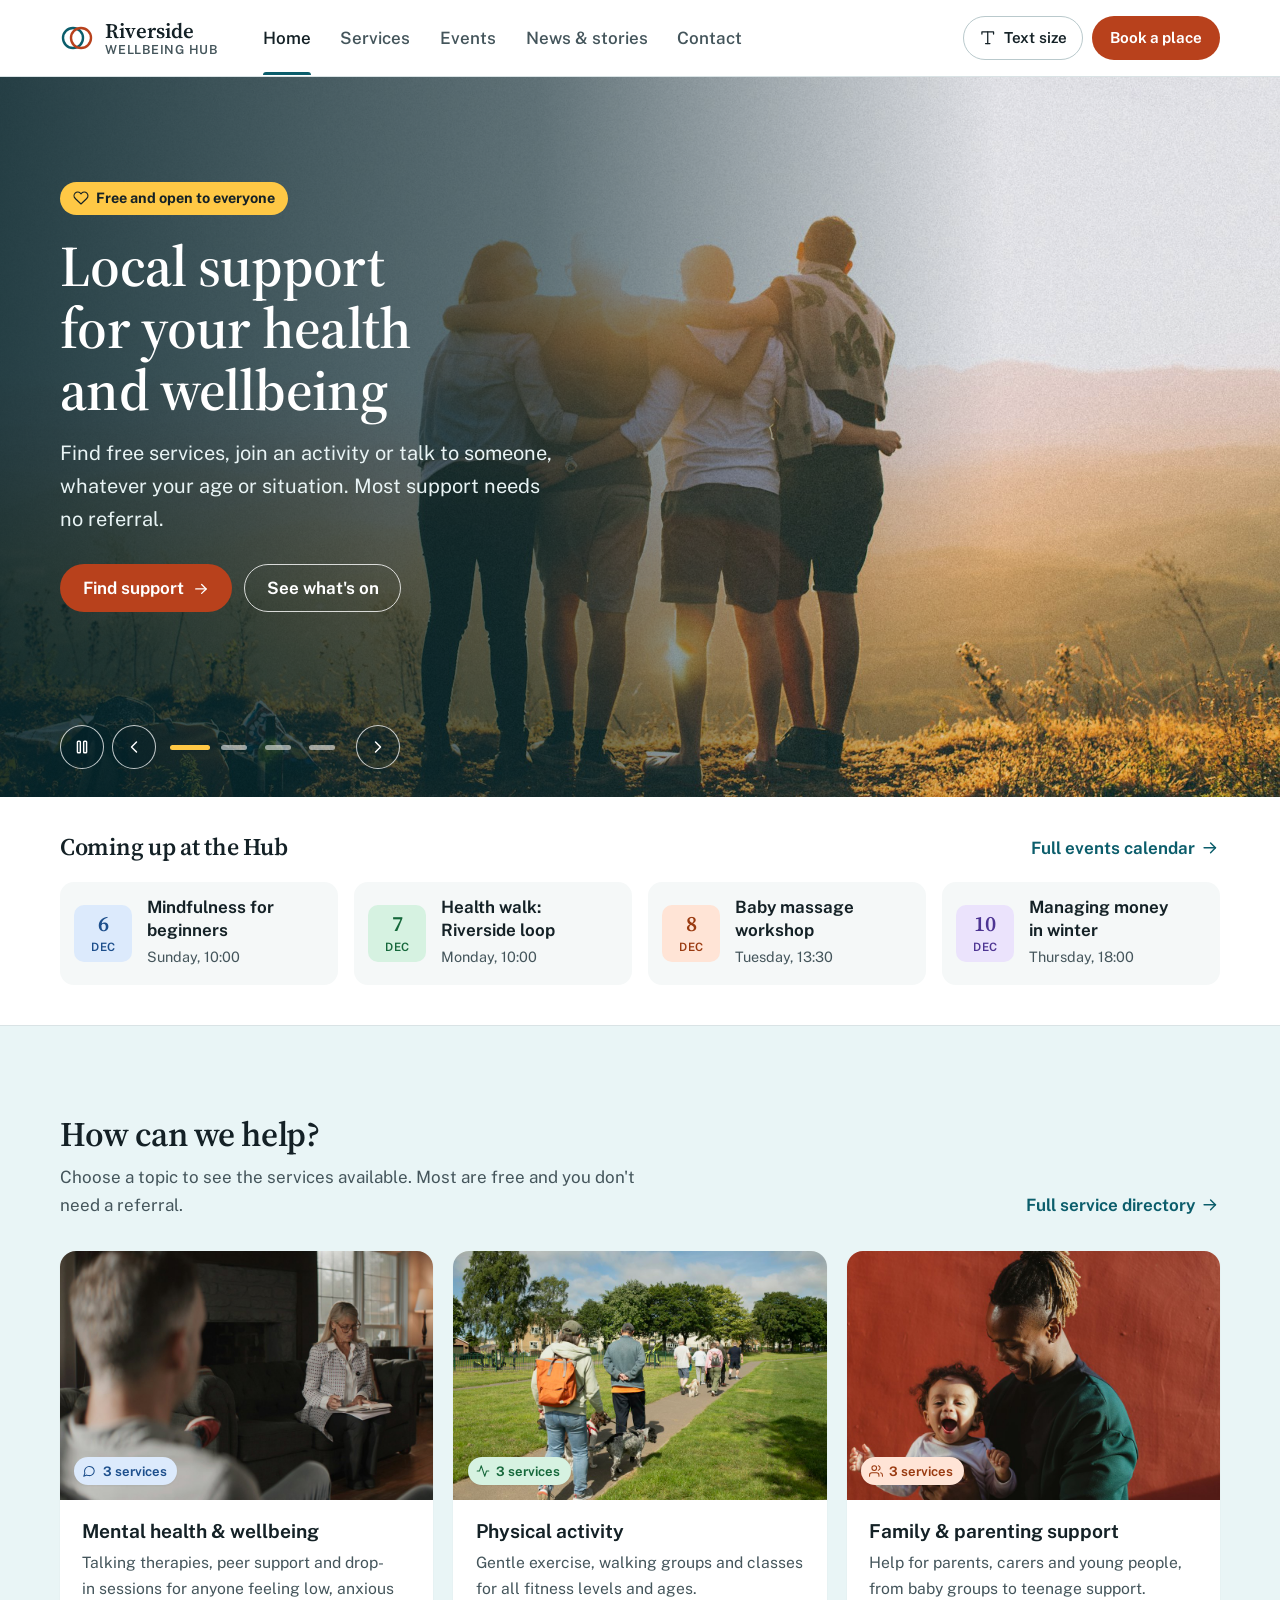
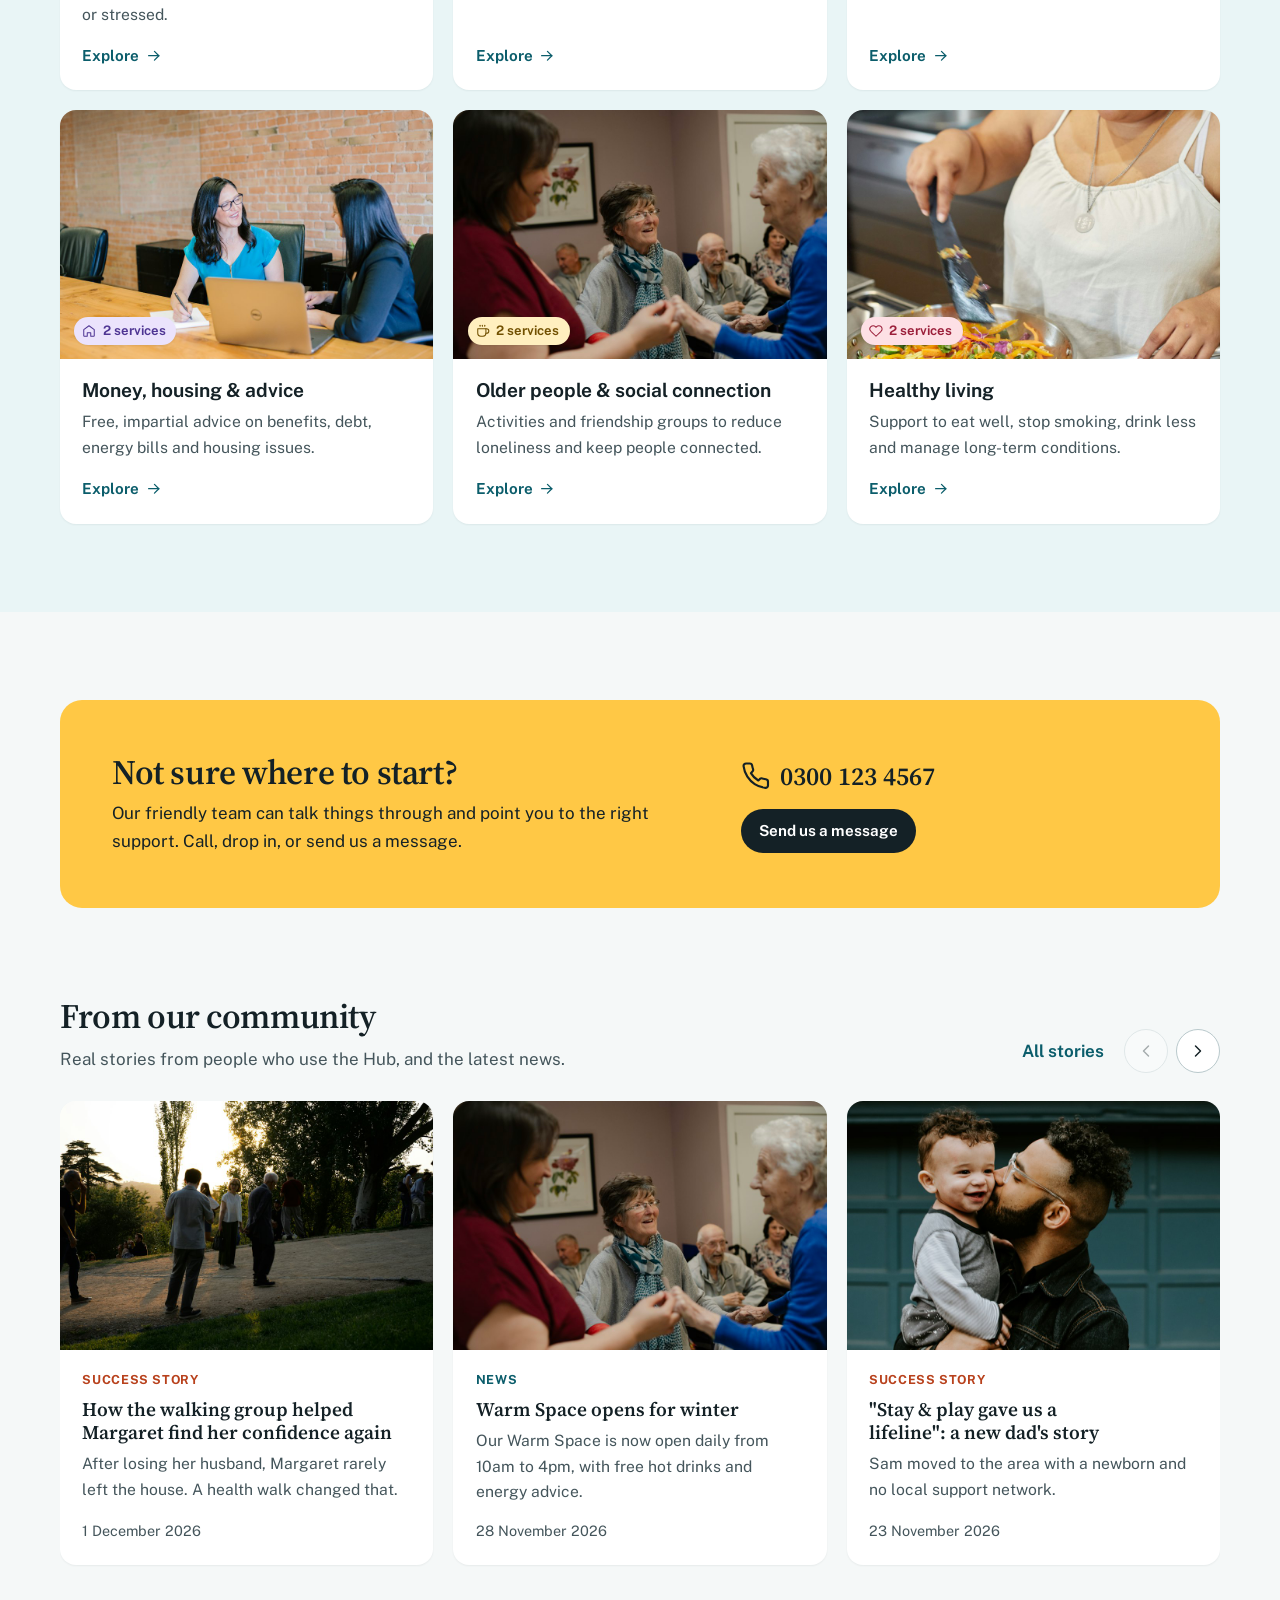
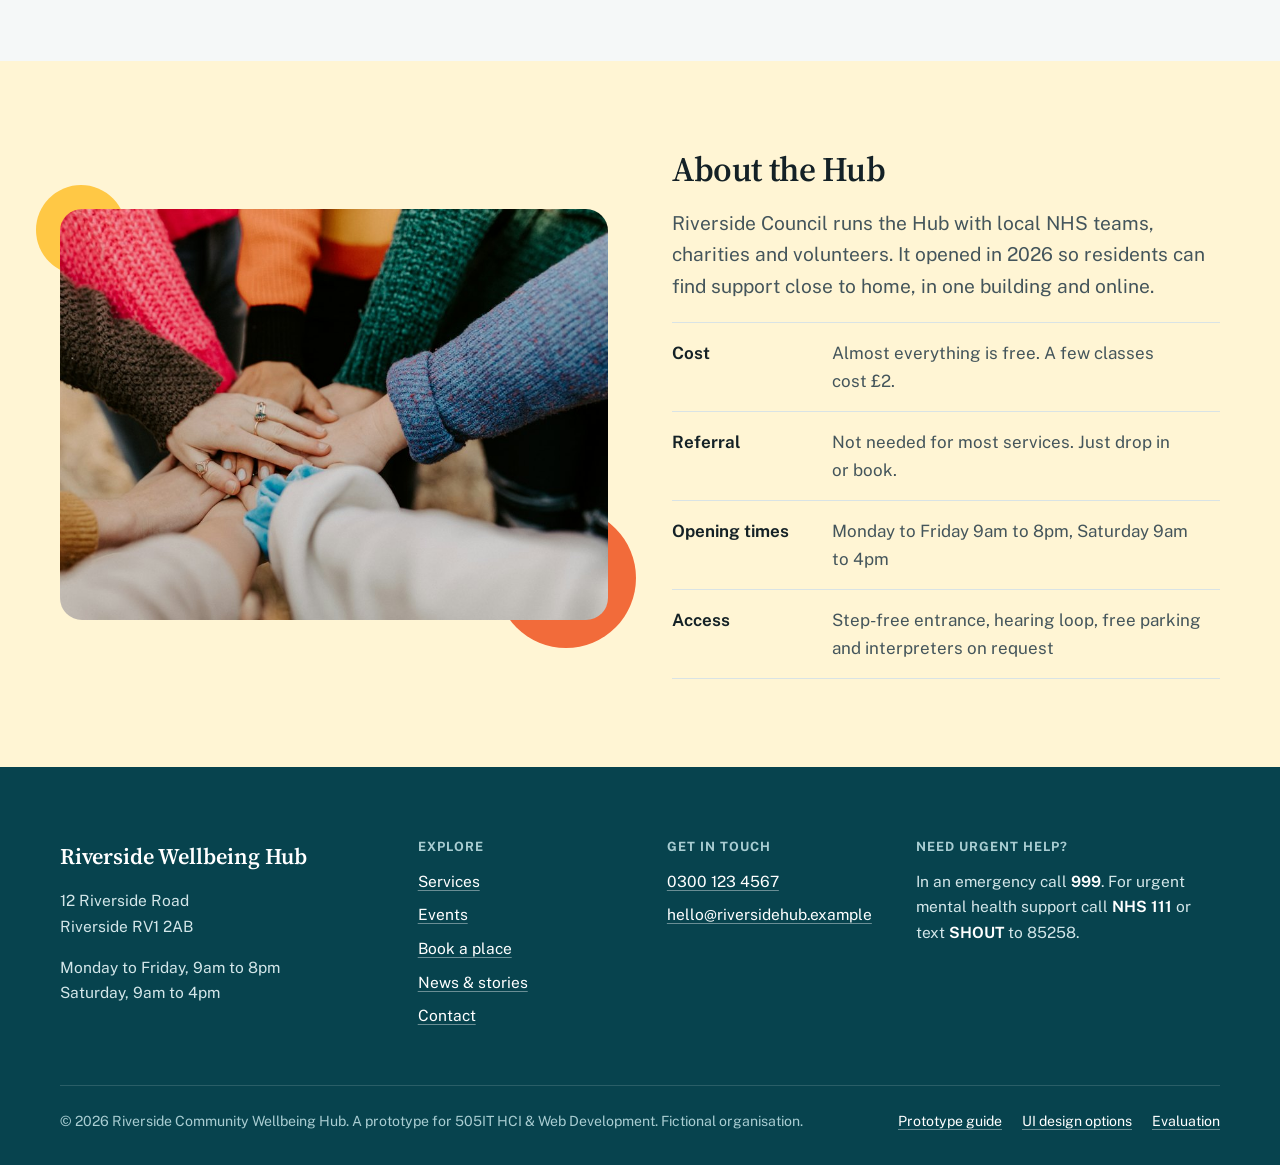
<file: index.html>
<!DOCTYPE html>
<html lang="en-GB">
<head>
  <meta charset="UTF-8">
  <meta name="viewport" content="width=device-width, initial-scale=1">
  <meta name="description" content="Riverside Community Wellbeing Hub: free local health and wellbeing services, events and support in one place.">
  <title>Riverside Wellbeing Hub: health and wellbeing support for everyone</title>
  <link rel="preload" as="image" href="images/hero-community.jpg">
  <link rel="preconnect" href="https://fonts.googleapis.com">
  <link rel="preconnect" href="https://fonts.gstatic.com" crossorigin>
  <link rel="stylesheet" href="https://fonts.googleapis.com/css2?family=Public+Sans:wght@400;500;600;700&family=Source+Serif+4:opsz,wght@8..60,500;8..60,600&display=swap">
  <link rel="stylesheet" href="css/style.css">
  <script>document.documentElement.classList.add("js");</script>
</head>
<body>
  <a class="skip-link" href="#main">Skip to main content</a>
  <header class="site-header">
    <div class="container header-inner">
      <a class="brand" href="index.html">
        <svg class="brand-mark" viewBox="0 0 34 34" aria-hidden="true" focusable="false"><circle cx="13" cy="17" r="10"/><circle cx="21" cy="17" r="10"/></svg>
        <span class="brand-text"><span class="brand-name">Riverside</span><span class="brand-sub">Wellbeing Hub</span></span>
      </a>
      <button class="nav-toggle" type="button" aria-expanded="false" aria-controls="site-nav">
        <span class="nav-toggle-bars" aria-hidden="true"></span><span class="nav-toggle-label">Menu</span>
      </button>
      <div class="site-nav" id="site-nav">
        <nav aria-label="Main">
          <ul class="nav-list">
            <li><a href="index.html" aria-current="page">Home</a></li>
            <li><a href="services.html">Services</a></li>
            <li><a href="events.html">Events</a></li>
            <li><a href="news.html">News &amp; stories</a></li>
            <li><a href="contact.html">Contact</a></li>
          </ul>
        </nav>
        <div class="header-actions">
          <div class="a11y" data-a11y></div>
          <a class="btn btn-accent btn-sm" href="booking.html">Book a place</a>
        </div>
      </div>
    </div>
  </header>

  <main id="main" tabindex="-1">
    <h1 class="visually-hidden">Riverside Community Wellbeing Hub</h1>

    <!-- Hero image slider -->
    <section class="hero-slider" id="hero-slider" aria-roledescription="carousel" aria-label="Welcome to the Hub">
      <div class="slides" aria-live="off">
        <div class="slide is-active" role="group" aria-roledescription="slide" aria-label="1 of 4" data-title="Welcome">
          <img src="images/hero-community.jpg" alt="Four friends with arms around each other looking out over hills at sunset">
          <div class="slide-content container">
            <span class="slide-tag"><span data-icon="heart"></span>Free and open to everyone</span>
            <h2>Local support for your health and wellbeing</h2>
            <p>Find free services, join an activity or talk to someone, whatever your age or situation. Most support needs no referral.</p>
            <div class="btn-row">
              <a class="btn btn-accent" href="services.html">Find support <span data-icon="arrow"></span></a>
              <a class="btn btn-outline-light" href="events.html">See what's on</a>
            </div>
          </div>
        </div>
        <div class="slide" role="group" aria-roledescription="slide" aria-label="2 of 4" data-title="Get active">
          <img src="images/hero-yoga.jpg" alt="A small group stretching together in a bright yoga studio" loading="lazy">
          <div class="slide-content container">
            <span class="slide-tag"><span data-icon="activity"></span>Physical activity</span>
            <h2>Get active at your own pace</h2>
            <p>Health walks, chair yoga and family fitness sessions for every age and ability. No experience needed.</p>
            <div class="btn-row">
              <a class="btn btn-accent" href="events.html">Browse activities <span data-icon="arrow"></span></a>
              <a class="btn btn-outline-light" href="services.html#physical-activity">About our classes</a>
            </div>
          </div>
        </div>
        <div class="slide" role="group" aria-roledescription="slide" aria-label="3 of 4" data-title="Families">
          <img src="images/hero-family.jpg" alt="Parents and their young son building with colourful blocks on the floor" loading="lazy">
          <div class="slide-content container">
            <span class="slide-tag"><span data-icon="users"></span>Family support</span>
            <h2>Support for parents and carers</h2>
            <p>Stay and play sessions, one-to-one parenting advice and a weekly group for young carers.</p>
            <div class="btn-row">
              <a class="btn btn-accent" href="services.html#family-support">Family support <span data-icon="arrow"></span></a>
              <a class="btn btn-outline-light" href="booking.html">Book a session</a>
            </div>
          </div>
        </div>
        <div class="slide" role="group" aria-roledescription="slide" aria-label="4 of 4" data-title="Friendship café">
          <img src="images/hero-friendship.jpg" alt="Three older friends laughing over a photo album" loading="lazy">
          <div class="slide-content container">
            <span class="slide-tag"><span data-icon="cup"></span>Every Wednesday</span>
            <h2>Make new friends at the Friendship café</h2>
            <p>Tea, cake and good company every Wednesday afternoon. Come on your own or bring a friend.</p>
            <div class="btn-row">
              <a class="btn btn-accent" href="services.html#older-people">Find out more <span data-icon="arrow"></span></a>
              <a class="btn btn-outline-light" href="contact.html?topic=volunteer">Volunteer with us</a>
            </div>
          </div>
        </div>
      </div>

      <div class="slider-controls">
        <div class="container">
          <button type="button" class="slider-btn" data-play aria-label="Pause automatic slide show"></button>
          <button type="button" class="slider-btn" data-prev aria-label="Previous slide"><span data-icon="chev-left"></span></button>
          <div class="slider-dots"></div>
          <button type="button" class="slider-btn" data-next aria-label="Next slide"><span data-icon="chev-right"></span></button>
        </div>
      </div>
    </section>

    <!-- Coming up -->
    <section class="upcoming-section" aria-labelledby="upcoming-title">
      <div class="container">
        <div class="section-head">
          <h2 id="upcoming-title">Coming up at the Hub</h2>
          <a class="link-arrow" href="events.html">Full events calendar <span data-icon="arrow"></span></a>
        </div>
        <ul class="upcoming-strip" id="upcoming-list"></ul>
      </div>
    </section>

    <!-- Topics -->
    <section class="section section-tint" aria-labelledby="topics-title">
      <div class="container">
        <div class="section-head">
          <div>
            <h2 id="topics-title">How can we help?</h2>
            <p>Choose a topic to see the services available. Most are free and you don't need a referral.</p>
          </div>
          <a class="link-arrow" href="services.html">Full service directory <span data-icon="arrow"></span></a>
        </div>
        <ul class="topic-grid" id="topic-grid"></ul>
      </div>
    </section>

    <!-- Help band -->
    <section class="section" aria-labelledby="help-title" style="padding-bottom:0">
      <div class="container">
        <div class="help-band">
          <div>
            <h2 id="help-title">Not sure where to start?</h2>
            <p>Our friendly team can talk things through and point you to the right support. Call, drop in, or send us a message.</p>
          </div>
          <div class="help-actions">
            <a class="help-phone" href="tel:03001234567"><span data-icon="phone"></span>0300 123 4567</a>
            <a class="btn btn-on-dark btn-sm" href="contact.html">Send us a message</a>
          </div>
        </div>
      </div>
    </section>

    <!-- Stories carousel -->
    <section class="section">
      <div class="container carousel" id="stories" role="region" aria-roledescription="carousel" aria-labelledby="stories-title">
        <div class="carousel-head">
          <div>
            <h2 id="stories-title">From our community</h2>
            <p>Real stories from people who use the Hub, and the latest news.</p>
          </div>
          <div class="carousel-nav">
            <a class="link-arrow" href="news.html" style="margin-right:.75rem">All stories</a>
            <button type="button" class="slider-btn" data-prev aria-label="Previous stories"><span data-icon="chev-left"></span></button>
            <button type="button" class="slider-btn" data-next aria-label="Next stories"><span data-icon="chev-right"></span></button>
          </div>
        </div>
        <ul class="carousel-track" id="story-track"></ul>
      </div>
    </section>

    <!-- About -->
    <section class="section section-sun" aria-labelledby="about-title">
      <div class="container about-grid" style="align-items:center">
        <figure class="about-photo">
          <img src="images/contact-hands.jpg" alt="A group of people in colourful jumpers stacking their hands together" loading="lazy">
        </figure>
        <div>
          <h2 id="about-title">About the Hub</h2>
          <p class="lede">Riverside Council runs the Hub with local NHS teams, charities and volunteers. It opened in 2026 so residents can find support close to home, in one building and online.</p>
          <dl class="key-facts">
            <div><dt>Cost</dt><dd>Almost everything is free. A few classes cost £2.</dd></div>
            <div><dt>Referral</dt><dd>Not needed for most services. Just drop in or book.</dd></div>
            <div><dt>Opening times</dt><dd>Monday to Friday 9am to 8pm, Saturday 9am to 4pm</dd></div>
            <div><dt>Access</dt><dd>Step-free entrance, hearing loop, free parking and interpreters on request</dd></div>
          </dl>
        </div>
      </div>
    </section>
  </main>

  <footer class="site-footer">
    <div class="container">
      <div class="footer-grid">
        <div>
          <p class="footer-name">Riverside Wellbeing Hub</p>
          <p>12 Riverside Road<br>Riverside RV1 2AB</p>
          <p>Monday to Friday, 9am to 8pm<br>Saturday, 9am to 4pm</p>
        </div>
        <nav aria-label="Footer">
          <h2 class="footer-h">Explore</h2>
          <ul>
            <li><a href="services.html">Services</a></li>
            <li><a href="events.html">Events</a></li>
            <li><a href="booking.html">Book a place</a></li>
            <li><a href="news.html">News &amp; stories</a></li>
            <li><a href="contact.html">Contact</a></li>
          </ul>
        </nav>
        <div>
          <h2 class="footer-h">Get in touch</h2>
          <ul>
            <li><a href="tel:03001234567">0300 123 4567</a></li>
            <li><a href="mailto:hello@riversidehub.example">hello@riversidehub.example</a></li>
          </ul>
        </div>
        <div class="footer-urgent">
          <h2 class="footer-h">Need urgent help?</h2>
          <p>In an emergency call <strong>999</strong>. For urgent mental health support call <strong>NHS 111</strong> or text <strong>SHOUT</strong> to 85258.</p>
        </div>
      </div>
      <div class="footer-bottom">
        <p>&copy; 2026 Riverside Community Wellbeing Hub. A prototype for 505IT HCI &amp; Web Development. Fictional organisation.</p>
        <span class="footer-links"><a href="guide.html">Prototype guide</a><a href="design-options.html">UI design options</a><a href="evaluation.html">Evaluation</a></span>
      </div>
    </div>
  </footer>

  <script src="js/data.js"></script>
  <script src="js/main.js"></script>
  <script src="js/slider.js"></script>
  <script>
    // Next four events with places left
    document.getElementById("upcoming-list").innerHTML = EVENTS
      .filter(e => e.spaces > 0).sort((a, b) => a.date - b.date).slice(0, 4)
      .map(e => {
        const c = categoryById(e.category);
        return `
        <li><a class="mini-event" href="booking.html?event=${e.id}" style="${tintStyle(c)}">
          <span class="up-date" aria-hidden="true"><b>${e.date.getDate()}</b><span>${MONTHS[e.date.getMonth()].slice(0, 3)}</span></span>
          <span><span class="up-title">${escapeHtml(e.title)}</span>
            <span class="up-meta"><span class="visually-hidden">${formatDate(e.date)}, </span>${DAYS[e.date.getDay()]}, ${e.time.split(" ")[0]}</span></span>
        </a></li>`;
      }).join("");

    // Topic photo cards
    document.getElementById("topic-grid").innerHTML = SERVICE_CATEGORIES.map(c => `
      <li class="topic-card">
        <div class="topic-media">
          <img src="${c.img}" alt="${c.imgAlt}" loading="lazy" width="960" height="640">
          <span class="cat" style="${tintStyle(c)}">${icon(c.icon)}${c.services.length} services</span>
        </div>
        <div class="topic-body">
          <h3><a href="services.html#${c.id}">${c.name}</a></h3>
          <p>${c.summary}</p>
          <span class="topic-more" aria-hidden="true">Explore ${icon("arrow")}</span>
        </div>
      </li>`).join("");

    // Stories and news carousel
    document.getElementById("story-track").innerHTML = NEWS.map(n => `
      <li class="story-card">
        <img src="${n.img}" alt="${n.imgAlt}" loading="lazy" width="960" height="640">
        <div class="story-body">
          <span class="badge ${n.type === "story" ? "" : "badge-news"}">${n.type === "story" ? "Success story" : "News"}</span>
          <h3><a href="news.html#${n.id}">${escapeHtml(n.title)}</a></h3>
          <p>${escapeHtml(n.summary)}</p>
          <time datetime="${isoDate(n.date)}">${formatDate(n.date, { short: true, year: true })}</time>
        </div>
      </li>`).join("");

    initHeroSlider(document.getElementById("hero-slider"));
    initCarousel(document.getElementById("stories"));
  </script>
</body>
</html>
</file>
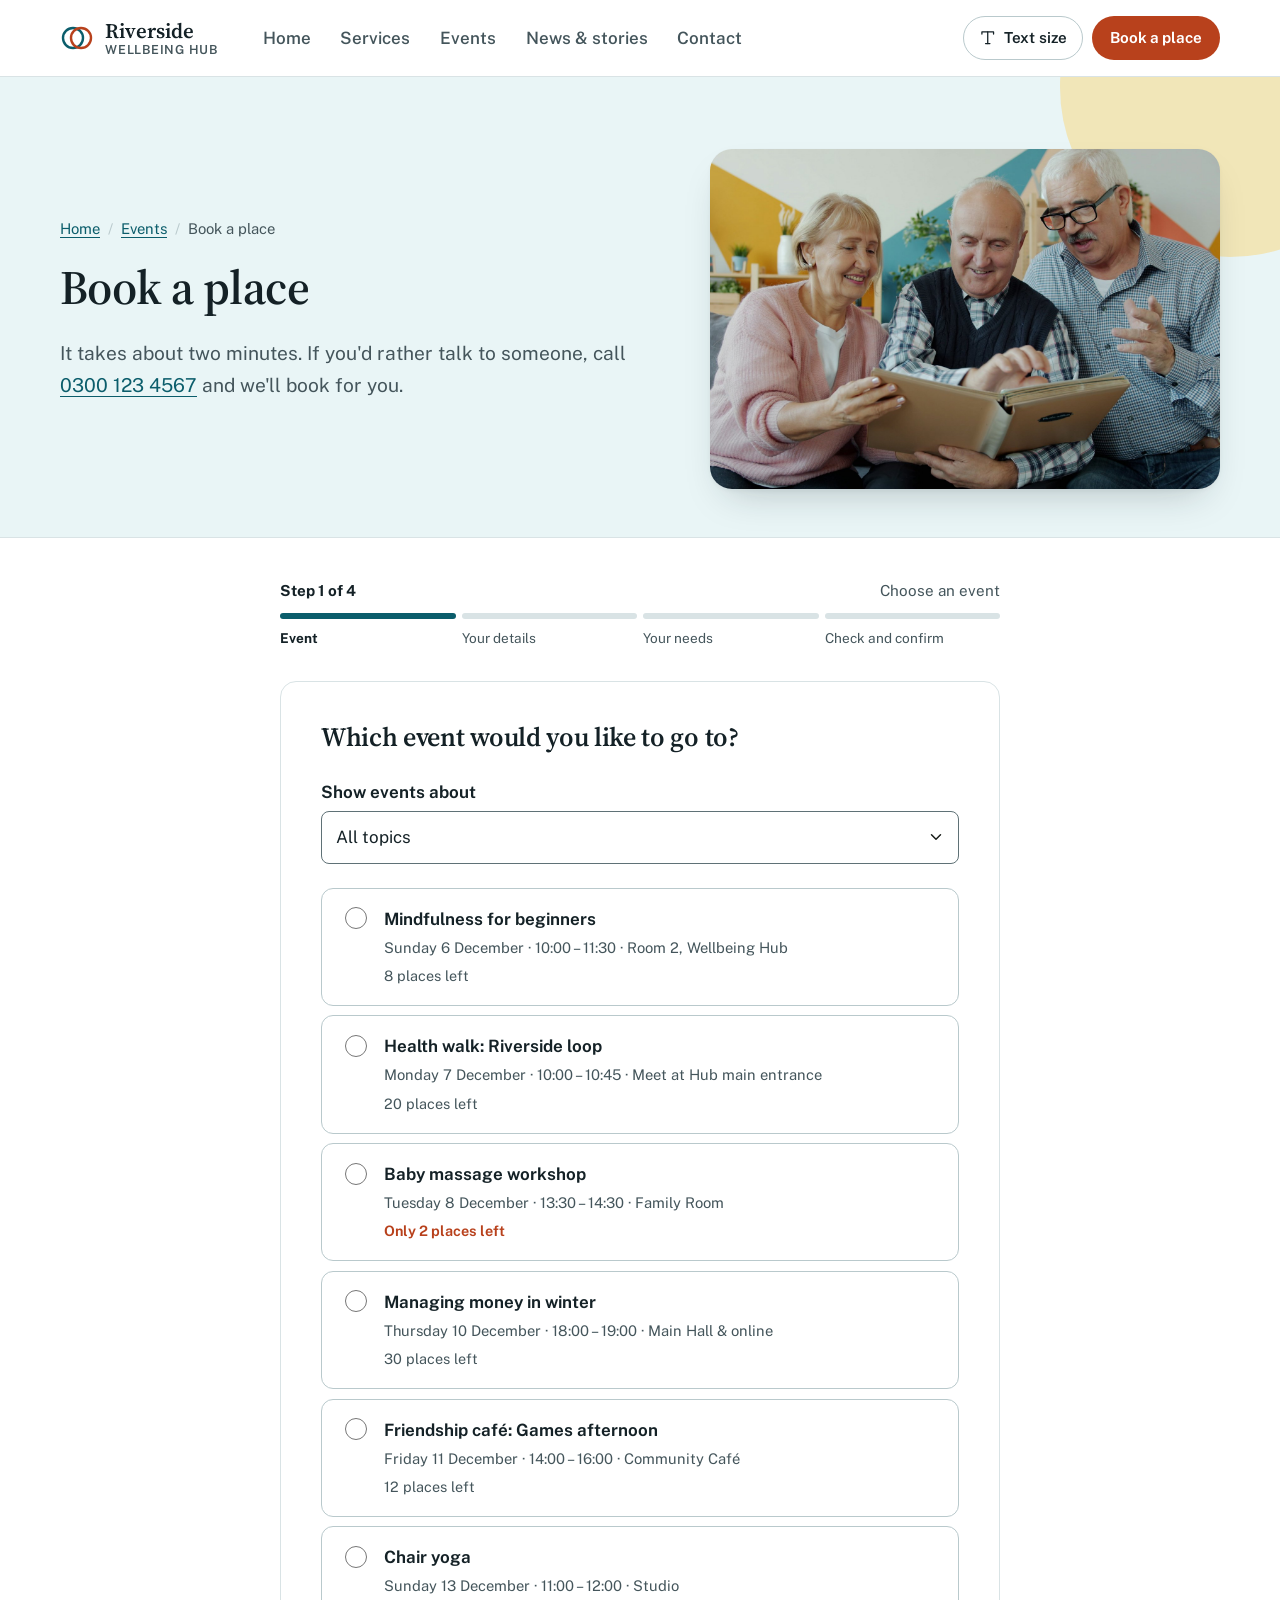
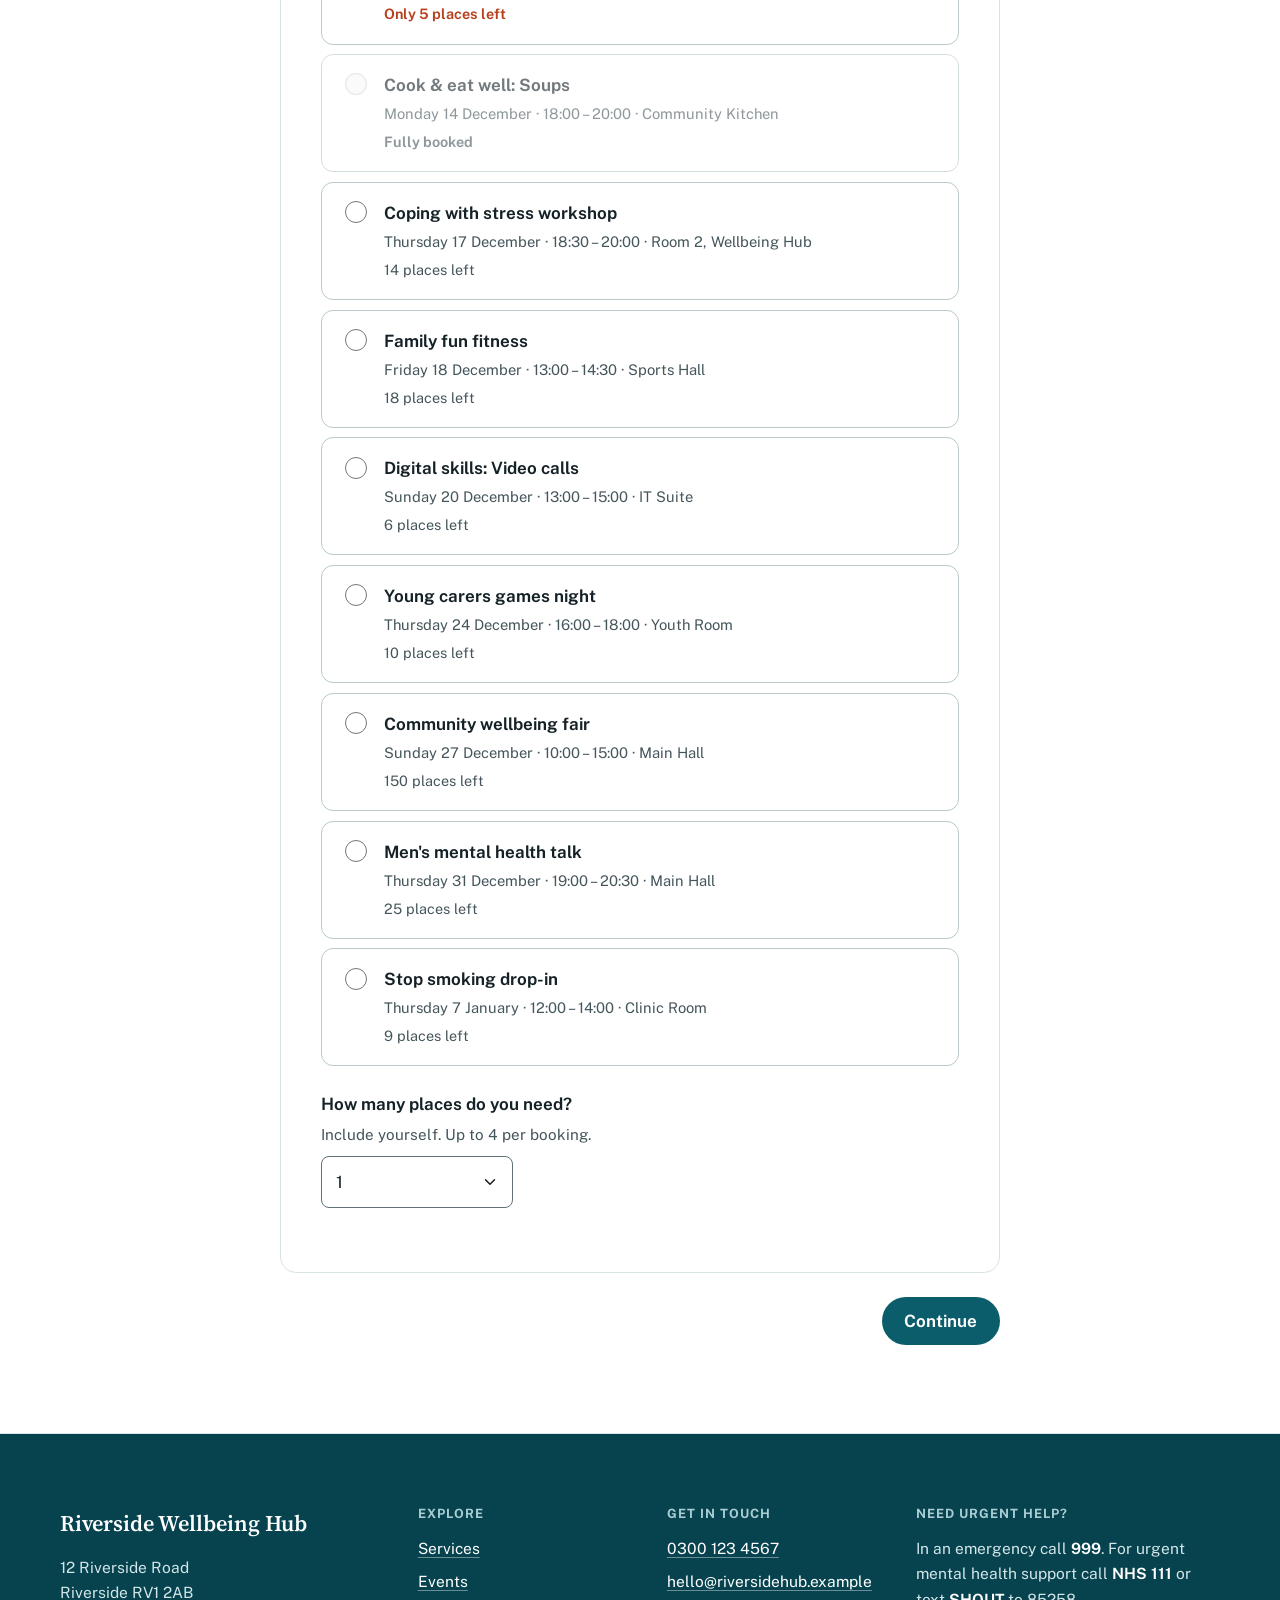
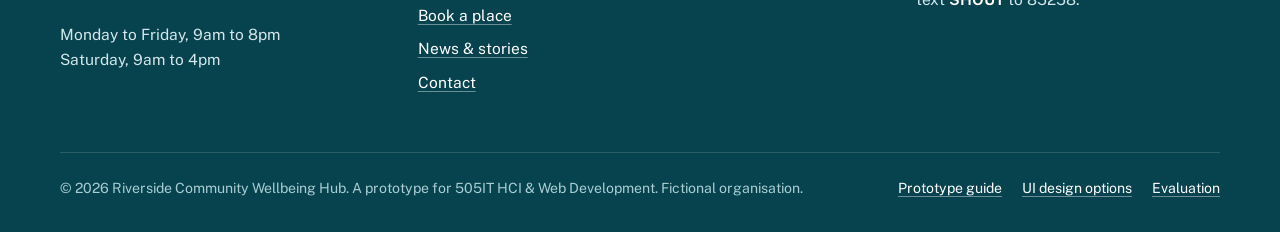
<file: booking.html>
<!DOCTYPE html>
<html lang="en-GB">
<head>
  <meta charset="UTF-8">
  <meta name="viewport" content="width=device-width, initial-scale=1">
  <title>Book a place | Riverside Wellbeing Hub</title>
  <link rel="preconnect" href="https://fonts.googleapis.com">
  <link rel="preconnect" href="https://fonts.gstatic.com" crossorigin>
  <link rel="stylesheet" href="https://fonts.googleapis.com/css2?family=Public+Sans:wght@400;500;600;700&family=Source+Serif+4:opsz,wght@8..60,500;8..60,600&display=swap">
  <link rel="stylesheet" href="css/style.css">
  <script>document.documentElement.classList.add("js");</script>
</head>
<body>
  <a class="skip-link" href="#main">Skip to main content</a>
  <header class="site-header">
    <div class="container header-inner">
      <a class="brand" href="index.html">
        <svg class="brand-mark" viewBox="0 0 34 34" aria-hidden="true" focusable="false"><circle cx="13" cy="17" r="10"/><circle cx="21" cy="17" r="10"/></svg>
        <span class="brand-text"><span class="brand-name">Riverside</span><span class="brand-sub">Wellbeing Hub</span></span>
      </a>
      <button class="nav-toggle" type="button" aria-expanded="false" aria-controls="site-nav">
        <span class="nav-toggle-bars" aria-hidden="true"></span><span class="nav-toggle-label">Menu</span>
      </button>
      <div class="site-nav" id="site-nav">
        <nav aria-label="Main">
          <ul class="nav-list">
            <li><a href="index.html">Home</a></li>
            <li><a href="services.html">Services</a></li>
            <li><a href="events.html">Events</a></li>
            <li><a href="news.html">News &amp; stories</a></li>
            <li><a href="contact.html">Contact</a></li>
          </ul>
        </nav>
        <div class="header-actions">
          <div class="a11y" data-a11y></div>
          <a class="btn btn-accent btn-sm" href="booking.html" aria-current="page">Book a place</a>
        </div>
      </div>
    </div>
  </header>

  <main id="main" tabindex="-1">
    <div class="page-head">
      <div class="container page-head-grid">
        <div>
          <nav class="breadcrumb" aria-label="Breadcrumb"><ol><li><a href="index.html">Home</a></li><li><a href="events.html">Events</a></li><li aria-current="page">Book a place</li></ol></nav>
          <h1>Book a place</h1>
          <p class="lede">It takes about two minutes. If you'd rather talk to someone, call <a href="tel:03001234567">0300 123 4567</a> and we'll book for you.</p>
        </div>
        <figure class="page-head-img"><img src="images/hero-friendship.jpg" alt="Three older friends laughing over a photo album" width="960" height="640"></figure>
      </div>
    </div>

    <section class="section section-white" style="padding-top:2.5rem">
      <div class="container wizard">
        <div class="progress" id="progress">
          <div class="progress-label"><strong id="progress-text">Step 1 of 4</strong><span id="progress-name">Choose an event</span></div>
          <ol class="progress-track" aria-hidden="true"><li></li><li></li><li></li><li></li></ol>
          <ol class="progress-steps" aria-label="Booking steps">
            <li>Event</li><li>Your details</li><li>Your needs</li><li>Check and confirm</li>
          </ol>
        </div>

        <div class="error-summary" id="error-summary" role="alert" tabindex="-1">
          <h2>There is a problem</h2>
          <ul id="error-list"></ul>
        </div>

        <form id="booking-form" novalidate>
          <!-- Step 1 -->
          <div class="step-panel" data-step="1" data-name="Choose an event">
            <h2 tabindex="-1">Which event would you like to go to?</h2>
            <div class="form-group">
              <label for="filter-cat">Show events about</label>
              <select id="filter-cat"><option value="all">All topics</option></select>
            </div>
            <fieldset class="form-group" id="group-event">
              <legend class="visually-hidden">Event</legend>
              <p class="field-error" id="err-event">Select an event</p>
              <div class="option-list" id="event-options"></div>
            </fieldset>
            <div class="form-group" id="group-tickets">
              <label for="tickets">How many places do you need?</label>
              <span class="hint" id="tickets-hint">Include yourself. Up to 4 per booking.</span>
              <p class="field-error" id="err-tickets">There are not enough places left</p>
              <select id="tickets" class="input-narrow" aria-describedby="tickets-hint">
                <option>1</option><option>2</option><option>3</option><option>4</option>
              </select>
            </div>
          </div>

          <!-- Step 2 -->
          <div class="step-panel" data-step="2" data-name="Your details" hidden>
            <h2 tabindex="-1">Your details</h2>
            <div class="form-group" id="group-name">
              <label for="fullname">Full name</label>
              <p class="field-error" id="err-name">Enter your full name</p>
              <input type="text" id="fullname" autocomplete="name">
            </div>
            <div class="form-group" id="group-email">
              <label for="email">Email address</label>
              <span class="hint" id="email-hint">We'll send your confirmation here</span>
              <p class="field-error" id="err-email">Enter an email address in the correct format, like name@example.com</p>
              <input type="email" id="email" autocomplete="email" spellcheck="false" aria-describedby="email-hint">
            </div>
            <div class="form-group" id="group-phone">
              <label for="phone">Phone number <span class="optional">(optional)</span></label>
              <span class="hint" id="phone-hint">So we can let you know if anything changes</span>
              <p class="field-error" id="err-phone">Enter a UK phone number, like 07700 900123</p>
              <input type="tel" id="phone" autocomplete="tel" aria-describedby="phone-hint">
            </div>
            <fieldset class="form-group">
              <legend>How should we contact you?</legend>
              <label class="choice"><input type="radio" name="contact-pref" value="Email" checked> Email</label>
              <label class="choice"><input type="radio" name="contact-pref" value="Text message"> Text message</label>
              <label class="choice"><input type="radio" name="contact-pref" value="Phone call"> Phone call</label>
            </fieldset>
          </div>

          <!-- Step 3 -->
          <div class="step-panel" data-step="3" data-name="Your needs" hidden>
            <h2 tabindex="-1">Is there anything we can do to help you take part?</h2>
            <p class="muted">This step is optional.</p>
            <fieldset class="form-group">
              <legend>Access needs</legend>
              <span class="hint">Select all that apply</span>
              <label class="choice"><input type="checkbox" name="needs" value="Step-free access"> Step-free or wheelchair access</label>
              <label class="choice"><input type="checkbox" name="needs" value="Hearing loop"> Hearing loop</label>
              <label class="choice"><input type="checkbox" name="needs" value="BSL interpreter"> British Sign Language interpreter</label>
              <label class="choice"><input type="checkbox" name="needs" value="Large print"> Large print materials</label>
              <label class="choice"><input type="checkbox" name="needs" value="Quiet space"> A quiet space to take breaks</label>
            </fieldset>
            <div class="form-group">
              <label for="language">Preferred language</label>
              <select id="language" class="input-narrow" style="max-width:20rem">
                <option>English</option><option>Arabic</option><option>Polish</option><option>Punjabi</option><option>Romanian</option><option>Urdu</option><option>Other</option>
              </select>
            </div>
            <div class="form-group">
              <label for="notes">Anything else we should know? <span class="optional">(optional)</span></label>
              <textarea id="notes" maxlength="500" aria-describedby="notes-count"></textarea>
              <span class="hint" id="notes-count" aria-live="polite" style="margin-top:.4rem">500 characters remaining</span>
            </div>
          </div>

          <!-- Step 4 -->
          <div class="step-panel" data-step="4" data-name="Check and confirm" hidden>
            <h2 tabindex="-1">Check your booking</h2>
            <dl class="summary-list" id="summary"></dl>
            <div class="form-group" id="group-consent" style="margin:0">
              <p class="field-error" id="err-consent">Agree to us storing your details so we can confirm your booking</p>
              <label class="choice"><input type="checkbox" id="consent"> I agree to the Hub storing my details to manage this booking. We will never share them.</label>
            </div>
          </div>

          <div class="step-actions">
            <button type="button" class="btn btn-secondary" id="back-btn" hidden><span data-icon="arrow-left"></span>Back</button>
            <button type="submit" class="btn btn-primary" id="next-btn">Continue</button>
          </div>
        </form>

        <!-- Confirmation -->
        <div class="step-panel" id="confirmation" hidden>
          <div class="confirm-mark"><span data-icon="check"></span></div>
          <h2 tabindex="-1" id="confirm-title">You're booked in</h2>
          <p id="confirm-text"></p>
          <p>Your booking reference is <span class="ref-box" id="ref"></span></p>
          <h3 style="margin-top:2rem">What happens next</h3>
          <ul>
            <li>We'll remind you the day before.</li>
            <li>If you can't make it, please call us so someone else can have your place.</li>
          </ul>
          <div class="btn-row" style="margin-top:1.75rem">
            <a class="btn btn-primary" href="events.html">Browse more events</a>
            <button type="button" class="btn btn-secondary" onclick="window.print()">Print confirmation</button>
          </div>
        </div>
      </div>
    </section>
  </main>

  <footer class="site-footer">
    <div class="container">
      <div class="footer-grid">
        <div>
          <p class="footer-name">Riverside Wellbeing Hub</p>
          <p>12 Riverside Road<br>Riverside RV1 2AB</p>
          <p>Monday to Friday, 9am to 8pm<br>Saturday, 9am to 4pm</p>
        </div>
        <nav aria-label="Footer">
          <h2 class="footer-h">Explore</h2>
          <ul>
            <li><a href="services.html">Services</a></li>
            <li><a href="events.html">Events</a></li>
            <li><a href="booking.html">Book a place</a></li>
            <li><a href="news.html">News &amp; stories</a></li>
            <li><a href="contact.html">Contact</a></li>
          </ul>
        </nav>
        <div>
          <h2 class="footer-h">Get in touch</h2>
          <ul>
            <li><a href="tel:03001234567">0300 123 4567</a></li>
            <li><a href="mailto:hello@riversidehub.example">hello@riversidehub.example</a></li>
          </ul>
        </div>
        <div class="footer-urgent">
          <h2 class="footer-h">Need urgent help?</h2>
          <p>In an emergency call <strong>999</strong>. For urgent mental health support call <strong>NHS 111</strong> or text <strong>SHOUT</strong> to 85258.</p>
        </div>
      </div>
      <div class="footer-bottom">
        <p>&copy; 2026 Riverside Community Wellbeing Hub. A prototype for 505IT HCI &amp; Web Development. Fictional organisation.</p>
        <span class="footer-links"><a href="guide.html">Prototype guide</a><a href="design-options.html">UI design options</a><a href="evaluation.html">Evaluation</a></span>
      </div>
    </div>
  </footer>

  <script src="js/data.js"></script>
  <script src="js/main.js"></script>
  <script src="js/booking.js"></script>
</body>
</html>
</file>
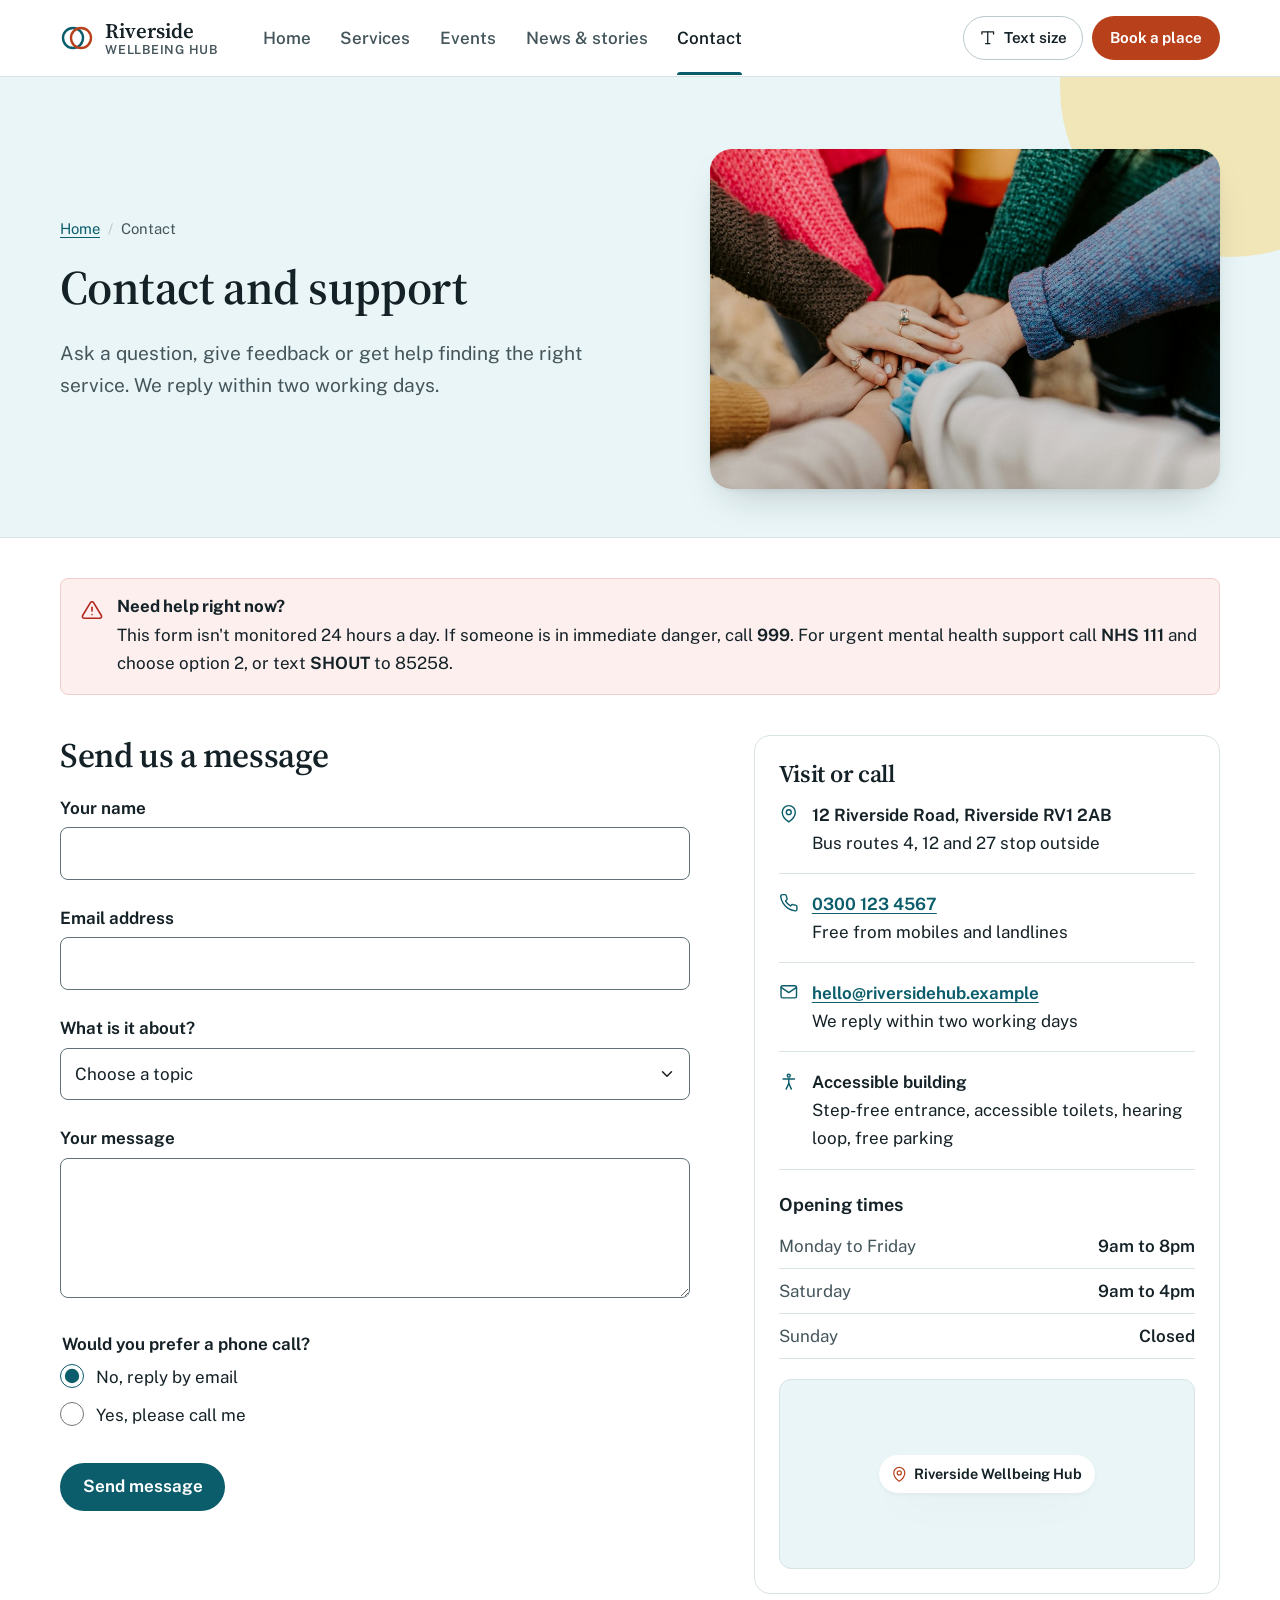
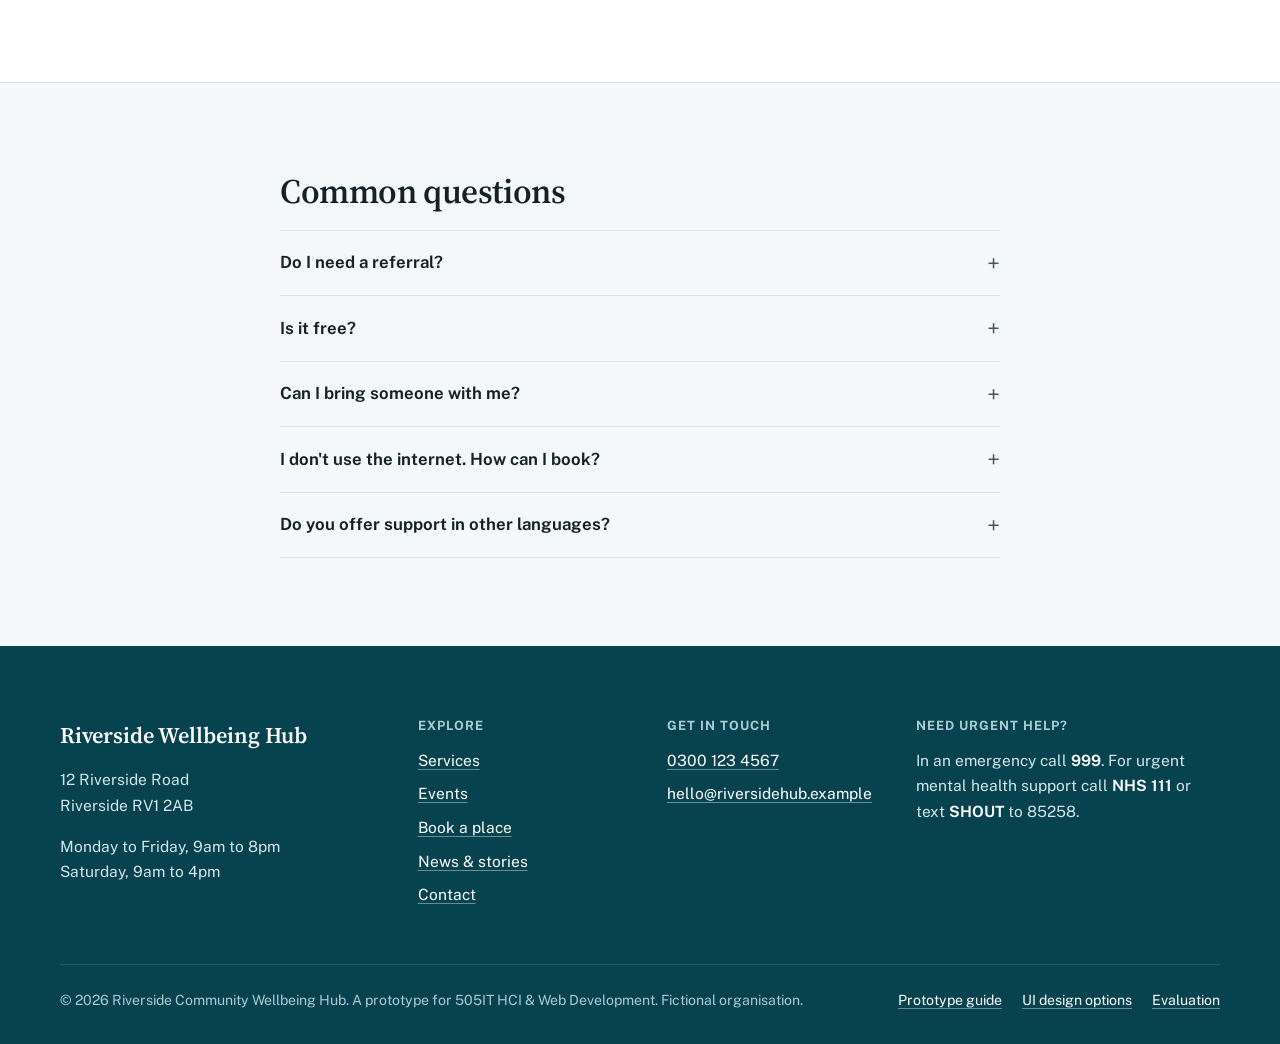
<file: contact.html>
<!DOCTYPE html>
<html lang="en-GB">
<head>
  <meta charset="UTF-8">
  <meta name="viewport" content="width=device-width, initial-scale=1">
  <title>Contact and support | Riverside Wellbeing Hub</title>
  <link rel="preconnect" href="https://fonts.googleapis.com">
  <link rel="preconnect" href="https://fonts.gstatic.com" crossorigin>
  <link rel="stylesheet" href="https://fonts.googleapis.com/css2?family=Public+Sans:wght@400;500;600;700&family=Source+Serif+4:opsz,wght@8..60,500;8..60,600&display=swap">
  <link rel="stylesheet" href="css/style.css">
  <script>document.documentElement.classList.add("js");</script>
</head>
<body>
  <a class="skip-link" href="#main">Skip to main content</a>
  <header class="site-header">
    <div class="container header-inner">
      <a class="brand" href="index.html">
        <svg class="brand-mark" viewBox="0 0 34 34" aria-hidden="true" focusable="false"><circle cx="13" cy="17" r="10"/><circle cx="21" cy="17" r="10"/></svg>
        <span class="brand-text"><span class="brand-name">Riverside</span><span class="brand-sub">Wellbeing Hub</span></span>
      </a>
      <button class="nav-toggle" type="button" aria-expanded="false" aria-controls="site-nav">
        <span class="nav-toggle-bars" aria-hidden="true"></span><span class="nav-toggle-label">Menu</span>
      </button>
      <div class="site-nav" id="site-nav">
        <nav aria-label="Main">
          <ul class="nav-list">
            <li><a href="index.html">Home</a></li>
            <li><a href="services.html">Services</a></li>
            <li><a href="events.html">Events</a></li>
            <li><a href="news.html">News &amp; stories</a></li>
            <li><a href="contact.html" aria-current="page">Contact</a></li>
          </ul>
        </nav>
        <div class="header-actions">
          <div class="a11y" data-a11y></div>
          <a class="btn btn-accent btn-sm" href="booking.html">Book a place</a>
        </div>
      </div>
    </div>
  </header>

  <main id="main" tabindex="-1">
    <div class="page-head">
      <div class="container page-head-grid">
        <div>
          <nav class="breadcrumb" aria-label="Breadcrumb"><ol><li><a href="index.html">Home</a></li><li aria-current="page">Contact</li></ol></nav>
          <h1>Contact and support</h1>
          <p class="lede">Ask a question, give feedback or get help finding the right service. We reply within two working days.</p>
        </div>
        <figure class="page-head-img"><img src="images/contact-hands.jpg" alt="A group of people in colourful jumpers stacking their hands together" width="960" height="640"></figure>
      </div>
    </div>

    <section class="section section-white" style="padding-top:2.5rem">
      <div class="container">
        <div class="notice notice-urgent" style="margin-bottom:2.5rem">
          <span data-icon="alert"></span>
          <div>
            <h2>Need help right now?</h2>
            <p>This form isn't monitored 24 hours a day. If someone is in immediate danger, call <strong>999</strong>. For urgent mental health support call <strong>NHS 111</strong> and choose option 2, or text <strong>SHOUT</strong> to 85258.</p>
          </div>
        </div>

        <div class="contact-layout">
          <div>
            <h2>Send us a message</h2>
            <div class="error-summary" id="error-summary" role="alert" tabindex="-1">
              <h2>There is a problem</h2>
              <ul id="error-list"></ul>
            </div>
            <form id="contact-form" novalidate>
              <div class="form-group" id="group-name">
                <label for="c-name">Your name</label>
                <p class="field-error">Enter your name</p>
                <input type="text" id="c-name" autocomplete="name">
              </div>
              <div class="form-group" id="group-email">
                <label for="c-email">Email address</label>
                <p class="field-error">Enter an email address in the correct format, like name@example.com</p>
                <input type="email" id="c-email" autocomplete="email" spellcheck="false">
              </div>
              <div class="form-group" id="group-topic">
                <label for="c-topic">What is it about?</label>
                <p class="field-error">Select a topic</p>
                <select id="c-topic">
                  <option value="">Choose a topic</option>
                  <option value="services">Finding a service</option>
                  <option value="booking">An event or booking</option>
                  <option value="volunteer">Volunteering</option>
                  <option value="story">Sharing my story</option>
                  <option value="feedback">Feedback or a complaint</option>
                  <option value="other">Something else</option>
                </select>
              </div>
              <div class="form-group" id="group-msg">
                <label for="c-msg">Your message</label>
                <p class="field-error">Enter your message</p>
                <textarea id="c-msg" maxlength="1000"></textarea>
              </div>
              <fieldset class="form-group">
                <legend>Would you prefer a phone call?</legend>
                <label class="choice"><input type="radio" name="callback" value="no" checked> No, reply by email</label>
                <label class="choice"><input type="radio" name="callback" value="yes"> Yes, please call me</label>
              </fieldset>
              <div class="form-group" id="group-phone" hidden>
                <label for="c-phone">Phone number</label>
                <p class="field-error">Enter a phone number so we can call you</p>
                <input type="tel" id="c-phone" autocomplete="tel">
              </div>
              <button type="submit" class="btn btn-primary">Send message</button>
            </form>

            <div class="step-panel" id="contact-success" hidden>
              <div class="confirm-mark"><span data-icon="check"></span></div>
              <h2 tabindex="-1" id="success-title">Message sent</h2>
              <p style="margin:0">Thank you. We've received your message and will reply within two working days.</p>
            </div>
          </div>

          <aside class="card" aria-labelledby="visit-title">
            <h2 id="visit-title" style="font-size:1.5rem">Visit or call</h2>
            <ul class="contact-list">
              <li><span data-icon="pin"></span><span><strong>12 Riverside Road, Riverside RV1 2AB</strong>Bus routes 4, 12 and 27 stop outside</span></li>
              <li><span data-icon="phone"></span><span><strong><a href="tel:03001234567">0300 123 4567</a></strong>Free from mobiles and landlines</span></li>
              <li><span data-icon="mail"></span><span><strong><a href="mailto:hello@riversidehub.example">hello@riversidehub.example</a></strong>We reply within two working days</span></li>
              <li><span data-icon="access"></span><span><strong>Accessible building</strong>Step-free entrance, accessible toilets, hearing loop, free parking</span></li>
            </ul>
            <h3 style="margin-top:1.5rem">Opening times</h3>
            <table class="hours">
              <caption class="visually-hidden">Opening times</caption>
              <tbody>
                <tr><th scope="row">Monday to Friday</th><td>9am to 8pm</td></tr>
                <tr><th scope="row">Saturday</th><td>9am to 4pm</td></tr>
                <tr><th scope="row">Sunday</th><td>Closed</td></tr>
              </tbody>
            </table>
            <div class="map" role="img" aria-label="Map placeholder showing the Hub on Riverside Road">
              <span class="map-pin"><span data-icon="pin"></span>Riverside Wellbeing Hub</span>
            </div>
          </aside>
        </div>
      </div>
    </section>

    <section class="section" aria-labelledby="faq-title">
      <div class="container narrow">
        <h2 id="faq-title">Common questions</h2>
        <div class="faq">
          <details><summary>Do I need a referral?</summary><p>No. Most services are drop-in or self-referral. A few, like one-to-one counselling, start with a short chat to make sure it's the right fit.</p></details>
          <details><summary>Is it free?</summary><p>Almost everything is free. A few classes cost £2 a session, and we never want cost to stop anyone taking part, so just ask.</p></details>
          <details><summary>Can I bring someone with me?</summary><p>Yes. You're welcome to bring a friend, family member or carer.</p></details>
          <details><summary>I don't use the internet. How can I book?</summary><p>Call us on 0300 123 4567 or come to reception and we'll book for you.</p></details>
          <details><summary>Do you offer support in other languages?</summary><p>Yes. We can arrange interpreters, including British Sign Language, free of charge. Just let us know when you book.</p></details>
        </div>
      </div>
    </section>
  </main>

  <footer class="site-footer">
    <div class="container">
      <div class="footer-grid">
        <div>
          <p class="footer-name">Riverside Wellbeing Hub</p>
          <p>12 Riverside Road<br>Riverside RV1 2AB</p>
          <p>Monday to Friday, 9am to 8pm<br>Saturday, 9am to 4pm</p>
        </div>
        <nav aria-label="Footer">
          <h2 class="footer-h">Explore</h2>
          <ul>
            <li><a href="services.html">Services</a></li>
            <li><a href="events.html">Events</a></li>
            <li><a href="booking.html">Book a place</a></li>
            <li><a href="news.html">News &amp; stories</a></li>
            <li><a href="contact.html">Contact</a></li>
          </ul>
        </nav>
        <div>
          <h2 class="footer-h">Get in touch</h2>
          <ul>
            <li><a href="tel:03001234567">0300 123 4567</a></li>
            <li><a href="mailto:hello@riversidehub.example">hello@riversidehub.example</a></li>
          </ul>
        </div>
        <div class="footer-urgent">
          <h2 class="footer-h">Need urgent help?</h2>
          <p>In an emergency call <strong>999</strong>. For urgent mental health support call <strong>NHS 111</strong> or text <strong>SHOUT</strong> to 85258.</p>
        </div>
      </div>
      <div class="footer-bottom">
        <p>&copy; 2026 Riverside Community Wellbeing Hub. A prototype for 505IT HCI &amp; Web Development. Fictional organisation.</p>
        <span class="footer-links"><a href="guide.html">Prototype guide</a><a href="design-options.html">UI design options</a><a href="evaluation.html">Evaluation</a></span>
      </div>
    </div>
  </footer>

  <script src="js/data.js"></script>
  <script src="js/main.js"></script>
  <script>
    const form = document.getElementById("contact-form");
    const phoneGroup = document.getElementById("group-phone");
    const topic = new URLSearchParams(location.search).get("topic");
    if (topic) document.getElementById("c-topic").value = topic;

    // Only ask for a phone number when a call back is wanted
    form.querySelectorAll('input[name="callback"]').forEach(r =>
      r.addEventListener("change", () => { phoneGroup.hidden = form.callback.value !== "yes"; }));

    form.addEventListener("submit", e => {
      e.preventDefault();
      form.querySelectorAll(".has-error").forEach(g => g.classList.remove("has-error"));
      const checks = [
        ["group-name", "c-name", v => v.trim().length > 1, "Enter your name"],
        ["group-email", "c-email", v => /^[^\s@]+@[^\s@]+\.[^\s@]{2,}$/.test(v.trim()), "Enter an email address in the correct format"],
        ["group-topic", "c-topic", v => v !== "", "Select a topic"],
        ["group-msg", "c-msg", v => v.trim().length > 0, "Enter your message"]
      ];
      if (form.callback.value === "yes")
        checks.push(["group-phone", "c-phone", v => v.replace(/\D/g, "").length >= 10, "Enter a phone number so we can call you"]);

      const errors = checks.filter(([, f, test]) => !test(document.getElementById(f).value));
      errors.forEach(([g]) => document.getElementById(g).classList.add("has-error"));
      const summary = document.getElementById("error-summary");
      if (errors.length) {
        document.getElementById("error-list").innerHTML = errors.map(([, f, , msg]) => `<li><a href="#${f}">${msg}</a></li>`).join("");
        summary.classList.add("show");
        summary.focus();
        return;
      }
      summary.classList.remove("show");
      form.hidden = true;
      document.getElementById("contact-success").hidden = false;
      document.getElementById("success-title").focus();
    });

    document.getElementById("error-list").addEventListener("click", e => {
      const a = e.target.closest("a");
      if (!a) return;
      e.preventDefault();
      document.getElementById(a.getAttribute("href").slice(1)).focus();
    });
  </script>
</body>
</html>
</file>
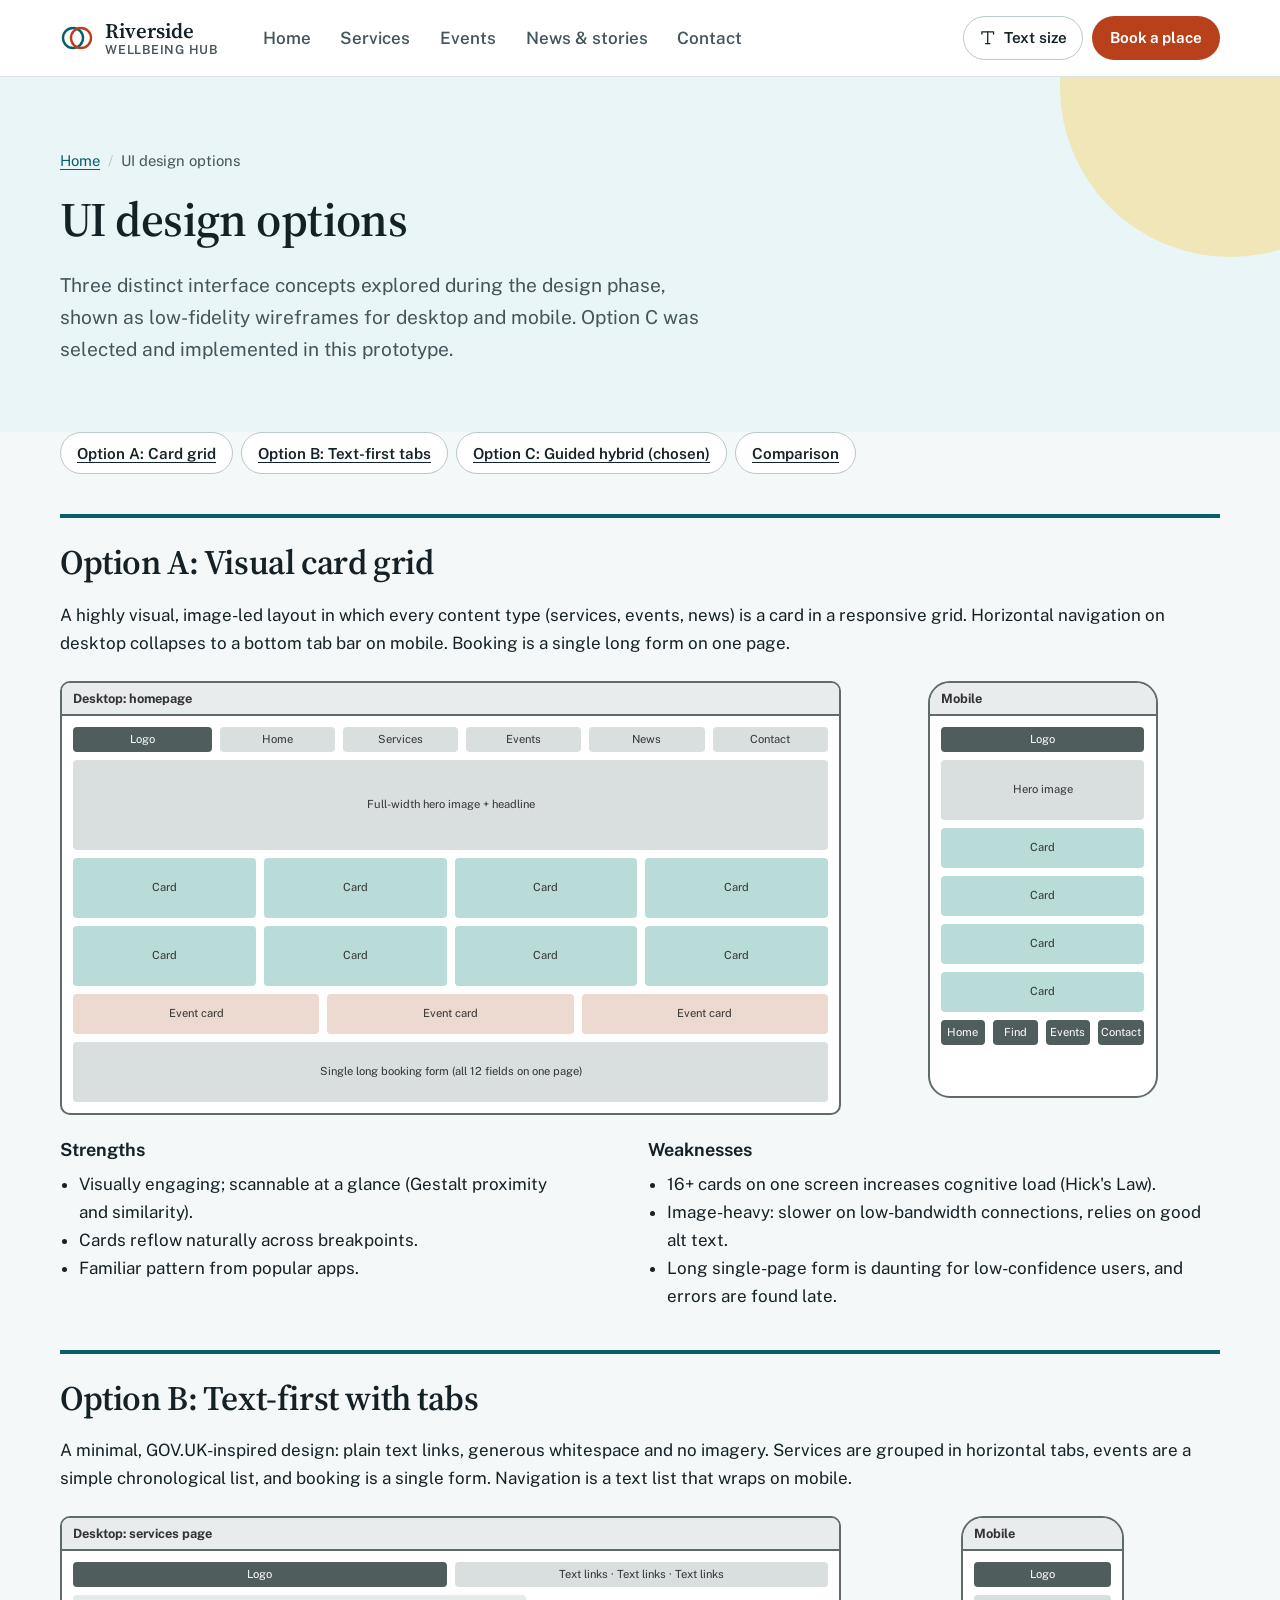
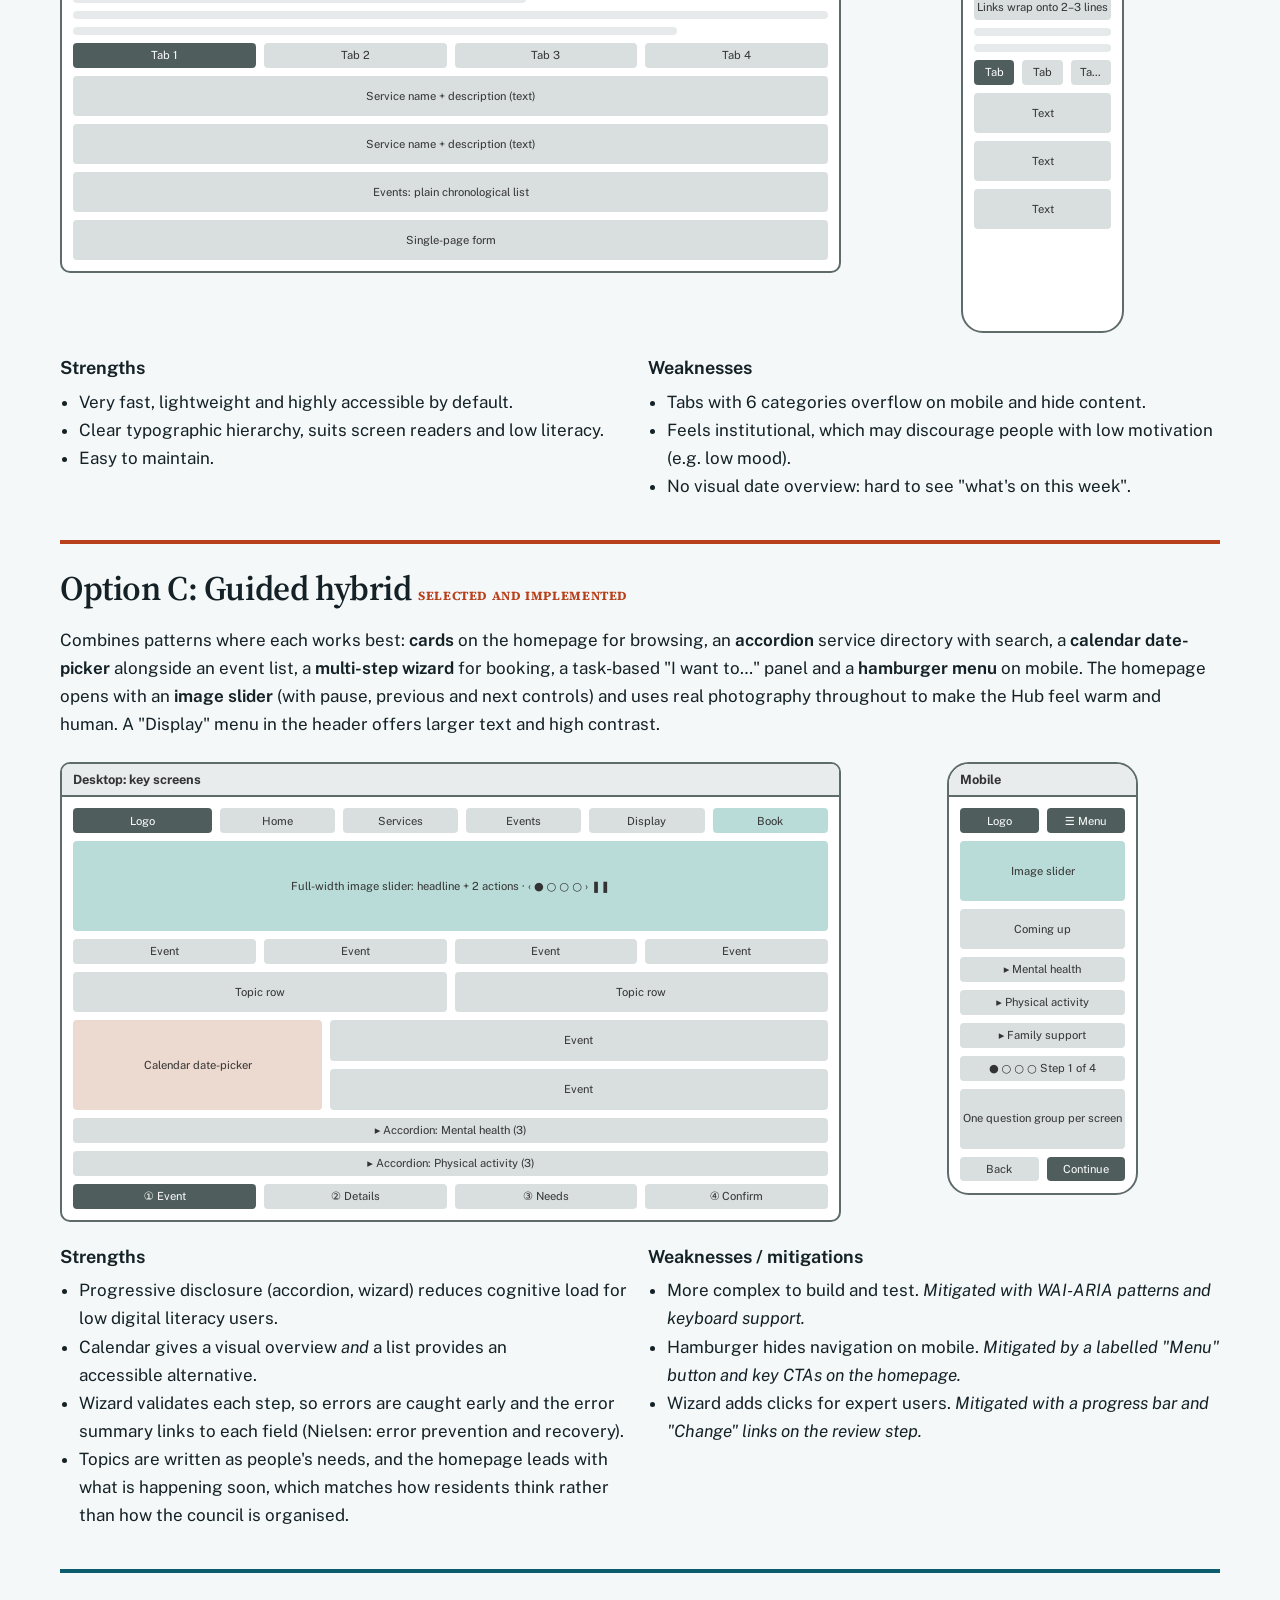
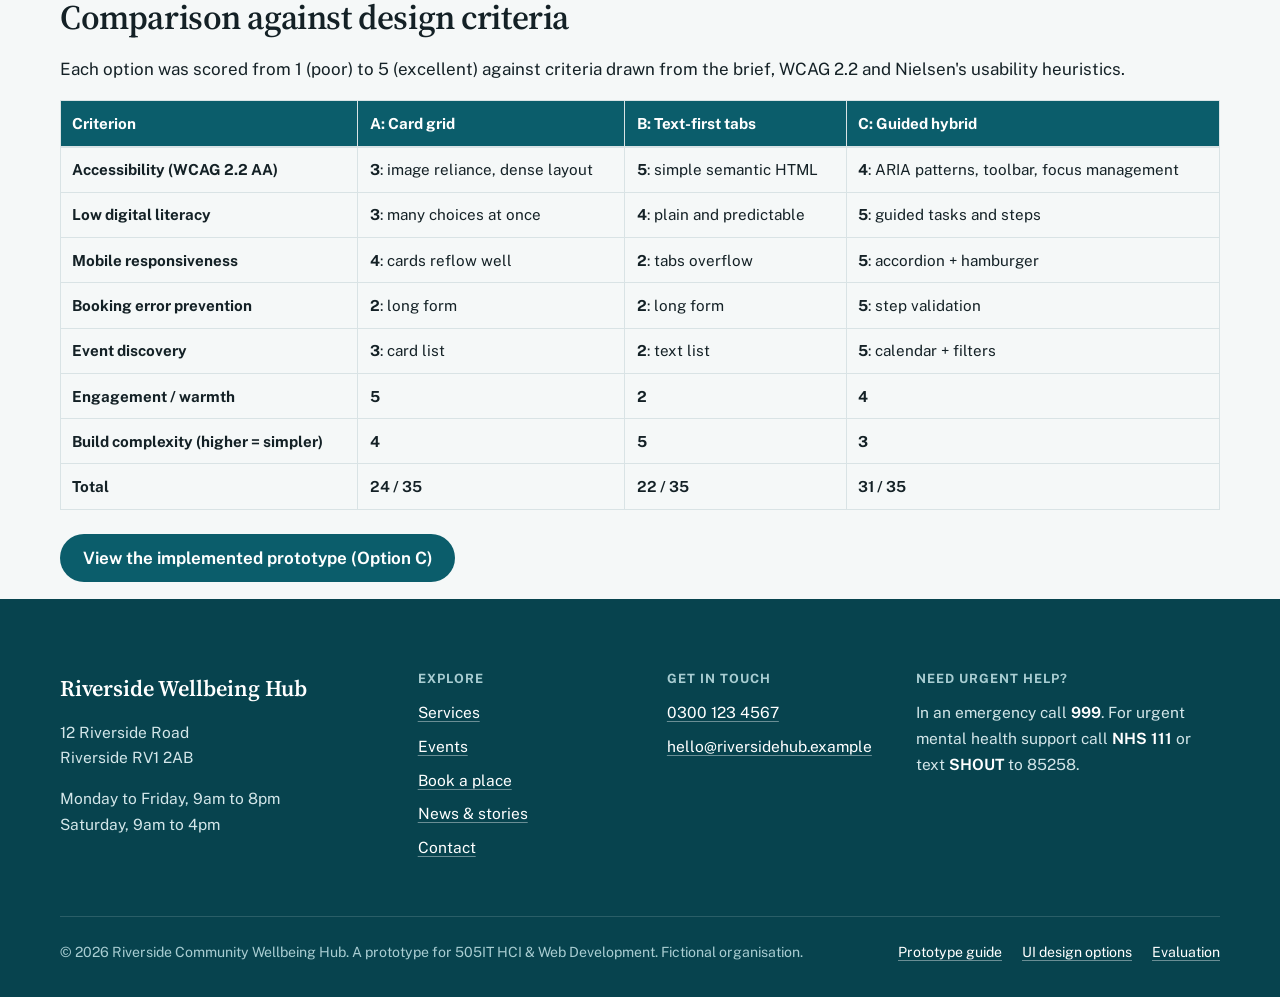
<file: design-options.html>
<!DOCTYPE html>
<html lang="en-GB">
<head>
  <meta charset="UTF-8">
  <meta name="viewport" content="width=device-width, initial-scale=1">
  <title>UI design options | Riverside Wellbeing Hub</title>
  <link rel="preconnect" href="https://fonts.googleapis.com">
  <link rel="preconnect" href="https://fonts.gstatic.com" crossorigin>
  <link rel="stylesheet" href="https://fonts.googleapis.com/css2?family=Public+Sans:wght@400;500;600;700&family=Source+Serif+4:opsz,wght@8..60,500;8..60,600&display=swap">
  <link rel="stylesheet" href="css/style.css">
  <script>document.documentElement.classList.add("js");</script>
  <style>
    /* Low-fidelity wireframe styling */
    .wf-row { display: grid; grid-template-columns: 2.2fr 1fr; gap: 1.5rem; align-items: start; margin: 1.5rem 0; }
    @media (max-width: 800px) { .wf-row { grid-template-columns: 1fr; } }
    .frame { border: 2px solid #5f6b6b; border-radius: 10px; background: #fff; overflow: hidden; }
    .frame-label { background: #e8ecec; font-size: .8rem; font-weight: 700; padding: .3rem .7rem; border-bottom: 2px solid #5f6b6b; color: #333; }
    .frame-body { padding: .7rem; display: grid; gap: .5rem; }
    .phone { max-width: 230px; margin: 0 auto; border-radius: 22px; }
    .phone .frame-body { min-height: 380px; align-content: start; }
    .b { background: #d9dfdf; border-radius: 4px; min-height: 18px; font-size: .7rem; color: #333; display: flex; align-items: center; justify-content: center; text-align: center; padding: .2rem; }
    .b.dark { background: #4f5d5d; color: #fff; }
    .b.acc { background: #ecd9cf; }
    .b.pri { background: #b9dcd8; }
    .b.line { min-height: 8px; background: #e6eaea; }
    .r { display: grid; gap: .5rem; }
    .c2 { grid-template-columns: 1fr 1fr; }
    .c3 { grid-template-columns: repeat(3, 1fr); }
    .c4 { grid-template-columns: repeat(4, 1fr); }
    .nav { grid-template-columns: 1.2fr repeat(5, 1fr); }
    .h40 { min-height: 40px; } .h60 { min-height: 60px; } .h90 { min-height: 90px; } .h120 { min-height: 120px; }
    .option { border-top: 4px solid var(--green); padding-top: 1.5rem; margin-top: 2.5rem; }
    .option.chosen { border-color: var(--clay); }
    .pc { display: grid; grid-template-columns: 1fr 1fr; gap: 1rem; }
    @media (max-width: 700px) { .pc { grid-template-columns: 1fr; } }
    .pc ul { margin: 0; padding-left: 1.2rem; }
    table.compare { width: 100%; border-collapse: collapse; font-size: .95rem; }
    table.compare th, table.compare td { border: 1px solid var(--line); padding: .6rem .7rem; text-align: left; vertical-align: top; }
    table.compare thead th { background: var(--green); color: #fff; }
    table.compare tbody th { background: var(--paper); }
    .table-wrap { overflow-x: auto; }
    .score { font-weight: 700; }
  </style>
</head>
<body>
  <a class="skip-link" href="#main">Skip to main content</a>
  <header class="site-header">
    <div class="container header-inner">
      <a class="brand" href="index.html">
        <svg class="brand-mark" viewBox="0 0 34 34" aria-hidden="true" focusable="false"><circle cx="13" cy="17" r="10"/><circle cx="21" cy="17" r="10"/></svg>
        <span class="brand-text"><span class="brand-name">Riverside</span><span class="brand-sub">Wellbeing Hub</span></span>
      </a>
      <button class="nav-toggle" type="button" aria-expanded="false" aria-controls="site-nav">
        <span class="nav-toggle-bars" aria-hidden="true"></span><span class="nav-toggle-label">Menu</span>
      </button>
      <div class="site-nav" id="site-nav">
        <nav aria-label="Main">
          <ul class="nav-list">
            <li><a href="index.html">Home</a></li>
            <li><a href="services.html">Services</a></li>
            <li><a href="events.html">Events</a></li>
            <li><a href="news.html">News &amp; stories</a></li>
            <li><a href="contact.html">Contact</a></li>
          </ul>
        </nav>
        <div class="header-actions">
          <div class="a11y" data-a11y></div>
          <a class="btn btn-accent btn-sm" href="booking.html">Book a place</a>
        </div>
      </div>
    </div>
  </header>

  <main id="main" tabindex="-1">
    <div class="page-head">
      <div class="container">
        <nav class="breadcrumb" aria-label="Breadcrumb"><ol><li><a href="index.html">Home</a></li><li aria-current="page">UI design options</li></ol></nav>
        <h1>UI design options</h1>
        <p class="lede">Three distinct interface concepts explored during the design phase, shown as low-fidelity wireframes for desktop and mobile. Option C was selected and implemented in this prototype.</p>
      </div>
    </div>

    <section>
      <div class="container">
        <nav aria-label="Jump to option"><div class="filters">
          <a class="chip" href="#opt-a">Option A: Card grid</a>
          <a class="chip" href="#opt-b">Option B: Text-first tabs</a>
          <a class="chip" href="#opt-c">Option C: Guided hybrid (chosen)</a>
          <a class="chip" href="#compare">Comparison</a>
        </div></nav>

        <!-- ================= OPTION A ================= -->
        <div class="option" id="opt-a">
          <h2>Option A: Visual card grid</h2>
          <p>A highly visual, image-led layout in which every content type (services, events, news) is a card in a responsive grid. Horizontal navigation on desktop collapses to a bottom tab bar on mobile. Booking is a single long form on one page.</p>
          <div class="wf-row">
            <div class="frame" role="img" aria-label="Option A desktop wireframe: top navigation bar, large image banner, a 4 by 2 grid of service cards, a row of 3 event cards, and a single long booking form.">
              <div class="frame-label">Desktop: homepage</div>
              <div class="frame-body">
                <div class="r nav"><div class="b dark">Logo</div><div class="b">Home</div><div class="b">Services</div><div class="b">Events</div><div class="b">News</div><div class="b">Contact</div></div>
                <div class="b h90">Full-width hero image + headline</div>
                <div class="r c4"><div class="b pri h60">Card</div><div class="b pri h60">Card</div><div class="b pri h60">Card</div><div class="b pri h60">Card</div></div>
                <div class="r c4"><div class="b pri h60">Card</div><div class="b pri h60">Card</div><div class="b pri h60">Card</div><div class="b pri h60">Card</div></div>
                <div class="r c3"><div class="b acc h40">Event card</div><div class="b acc h40">Event card</div><div class="b acc h40">Event card</div></div>
                <div class="b h60">Single long booking form (all 12 fields on one page)</div>
              </div>
            </div>
            <div class="frame phone" role="img" aria-label="Option A mobile wireframe: stacked cards with a fixed bottom tab bar.">
              <div class="frame-label">Mobile</div>
              <div class="frame-body">
                <div class="b dark">Logo</div>
                <div class="b h60">Hero image</div>
                <div class="b pri h40">Card</div><div class="b pri h40">Card</div><div class="b pri h40">Card</div><div class="b pri h40">Card</div>
                <div class="r c4" style="margin-top:auto"><div class="b dark">Home</div><div class="b dark">Find</div><div class="b dark">Events</div><div class="b dark">Contact</div></div>
              </div>
            </div>
          </div>
          <div class="pc">
            <div><h3>Strengths</h3><ul><li>Visually engaging; scannable at a glance (Gestalt proximity and similarity).</li><li>Cards reflow naturally across breakpoints.</li><li>Familiar pattern from popular apps.</li></ul></div>
            <div><h3>Weaknesses</h3><ul><li>16+ cards on one screen increases cognitive load (Hick's Law).</li><li>Image-heavy: slower on low-bandwidth connections, relies on good alt text.</li><li>Long single-page form is daunting for low-confidence users, and errors are found late.</li></ul></div>
          </div>
        </div>

        <!-- ================= OPTION B ================= -->
        <div class="option" id="opt-b">
          <h2>Option B: Text-first with tabs</h2>
          <p>A minimal, GOV.UK-inspired design: plain text links, generous whitespace and no imagery. Services are grouped in horizontal tabs, events are a simple chronological list, and booking is a single form. Navigation is a text list that wraps on mobile.</p>
          <div class="wf-row">
            <div class="frame" role="img" aria-label="Option B desktop wireframe: simple header with text links, heading and paragraph, a row of tabs for service categories, a text list of services, and a chronological list of events.">
              <div class="frame-label">Desktop: services page</div>
              <div class="frame-body">
                <div class="r c2"><div class="b dark">Logo</div><div class="b">Text links · Text links · Text links</div></div>
                <div class="b line" style="width:60%"></div><div class="b line"></div><div class="b line" style="width:80%"></div>
                <div class="r c4"><div class="b dark">Tab 1</div><div class="b">Tab 2</div><div class="b">Tab 3</div><div class="b">Tab 4</div></div>
                <div class="b h40">Service name + description (text)</div>
                <div class="b h40">Service name + description (text)</div>
                <div class="b h40">Events: plain chronological list</div>
                <div class="b h40">Single-page form</div>
              </div>
            </div>
            <div class="frame phone" role="img" aria-label="Option B mobile wireframe: text-only stacked layout with tabs that overflow horizontally.">
              <div class="frame-label">Mobile</div>
              <div class="frame-body">
                <div class="b dark">Logo</div>
                <div class="b">Links wrap onto 2–3 lines</div>
                <div class="b line"></div><div class="b line"></div>
                <div class="r c3"><div class="b dark">Tab</div><div class="b">Tab</div><div class="b">Ta…</div></div>
                <div class="b h40">Text</div><div class="b h40">Text</div><div class="b h40">Text</div>
              </div>
            </div>
          </div>
          <div class="pc">
            <div><h3>Strengths</h3><ul><li>Very fast, lightweight and highly accessible by default.</li><li>Clear typographic hierarchy, suits screen readers and low literacy.</li><li>Easy to maintain.</li></ul></div>
            <div><h3>Weaknesses</h3><ul><li>Tabs with 6 categories overflow on mobile and hide content.</li><li>Feels institutional, which may discourage people with low motivation (e.g. low mood).</li><li>No visual date overview: hard to see "what's on this week".</li></ul></div>
          </div>
        </div>

        <!-- ================= OPTION C ================= -->
        <div class="option chosen" id="opt-c">
          <h2>Option C: Guided hybrid <span class="badge">Selected and implemented</span></h2>
          <p>Combines patterns where each works best: <strong>cards</strong> on the homepage for browsing, an <strong>accordion</strong> service directory with search, a <strong>calendar date-picker</strong> alongside an event list, a <strong>multi-step wizard</strong> for booking, a task-based "I want to…" panel and a <strong>hamburger menu</strong> on mobile. The homepage opens with an <strong>image slider</strong> (with pause, previous and next controls) and uses real photography throughout to make the Hub feel warm and human. A "Display" menu in the header offers larger text and high contrast.</p>
          <div class="wf-row">
            <div class="frame" role="img" aria-label="Option C desktop wireframe: header with navigation, hero with an I want to panel, service cards, an events page with calendar on the left and list on the right, an accordion directory and a 4-step booking progress bar.">
              <div class="frame-label">Desktop: key screens</div>
              <div class="frame-body">
                <div class="r nav"><div class="b dark">Logo</div><div class="b">Home</div><div class="b">Services</div><div class="b">Events</div><div class="b">Display</div><div class="b pri">Book</div></div>
                <div class="b pri h90">Full-width image slider: headline + 2 actions · ‹ ● ○ ○ ○ › ❚❚</div>
                <div class="r c4"><div class="b">Event</div><div class="b">Event</div><div class="b">Event</div><div class="b">Event</div></div>
                <div class="r c2"><div class="b h40">Topic row</div><div class="b h40">Topic row</div></div>
                <div class="r" style="grid-template-columns:1fr 2fr"><div class="b acc h90">Calendar date-picker</div><div class="r"><div class="b h40">Event</div><div class="b h40">Event</div></div></div>
                <div class="b">▸ Accordion: Mental health (3)</div><div class="b">▸ Accordion: Physical activity (3)</div>
                <div class="r c4"><div class="b dark">① Event</div><div class="b">② Details</div><div class="b">③ Needs</div><div class="b">④ Confirm</div></div>
              </div>
            </div>
            <div class="frame phone" role="img" aria-label="Option C mobile wireframe: hamburger menu button, stacked hero and task links, collapsed accordions and a one-step-at-a-time booking form.">
              <div class="frame-label">Mobile</div>
              <div class="frame-body">
                <div class="r c2"><div class="b dark">Logo</div><div class="b dark">☰ Menu</div></div>
                <div class="b pri h60">Image slider</div>
                <div class="b h40">Coming up</div>
                <div class="b">▸ Mental health</div><div class="b">▸ Physical activity</div><div class="b">▸ Family support</div>
                <div class="b">● ○ ○ ○ Step 1 of 4</div>
                <div class="b h60">One question group per screen</div>
                <div class="r c2"><div class="b">Back</div><div class="b dark">Continue</div></div>
              </div>
            </div>
          </div>
          <div class="pc">
            <div><h3>Strengths</h3><ul><li>Progressive disclosure (accordion, wizard) reduces cognitive load for low digital literacy users.</li><li>Calendar gives a visual overview <em>and</em> a list provides an accessible alternative.</li><li>Wizard validates each step, so errors are caught early and the error summary links to each field (Nielsen: error prevention and recovery).</li><li>Topics are written as people's needs, and the homepage leads with what is happening soon, which matches how residents think rather than how the council is organised.</li></ul></div>
            <div><h3>Weaknesses / mitigations</h3><ul><li>More complex to build and test. <em>Mitigated with WAI-ARIA patterns and keyboard support.</em></li><li>Hamburger hides navigation on mobile. <em>Mitigated by a labelled "Menu" button and key CTAs on the homepage.</em></li><li>Wizard adds clicks for expert users. <em>Mitigated with a progress bar and "Change" links on the review step.</em></li></ul></div>
          </div>
        </div>

        <!-- ================= COMPARISON ================= -->
        <div class="option" id="compare">
          <h2>Comparison against design criteria</h2>
          <p>Each option was scored from 1 (poor) to 5 (excellent) against criteria drawn from the brief, WCAG 2.2 and Nielsen's usability heuristics.</p>
          <div class="table-wrap" tabindex="0" role="region" aria-label="Comparison table, scrolls sideways on small screens">
            <table class="compare">
              <caption class="visually-hidden">Scores for options A, B and C against design criteria</caption>
              <thead><tr><th scope="col">Criterion</th><th scope="col">A: Card grid</th><th scope="col">B: Text-first tabs</th><th scope="col">C: Guided hybrid</th></tr></thead>
              <tbody>
                <tr><th scope="row">Accessibility (WCAG 2.2 AA)</th><td><span class="score">3</span>: image reliance, dense layout</td><td><span class="score">5</span>: simple semantic HTML</td><td><span class="score">4</span>: ARIA patterns, toolbar, focus management</td></tr>
                <tr><th scope="row">Low digital literacy</th><td><span class="score">3</span>: many choices at once</td><td><span class="score">4</span>: plain and predictable</td><td><span class="score">5</span>: guided tasks and steps</td></tr>
                <tr><th scope="row">Mobile responsiveness</th><td><span class="score">4</span>: cards reflow well</td><td><span class="score">2</span>: tabs overflow</td><td><span class="score">5</span>: accordion + hamburger</td></tr>
                <tr><th scope="row">Booking error prevention</th><td><span class="score">2</span>: long form</td><td><span class="score">2</span>: long form</td><td><span class="score">5</span>: step validation</td></tr>
                <tr><th scope="row">Event discovery</th><td><span class="score">3</span>: card list</td><td><span class="score">2</span>: text list</td><td><span class="score">5</span>: calendar + filters</td></tr>
                <tr><th scope="row">Engagement / warmth</th><td><span class="score">5</span></td><td><span class="score">2</span></td><td><span class="score">4</span></td></tr>
                <tr><th scope="row">Build complexity (higher = simpler)</th><td><span class="score">4</span></td><td><span class="score">5</span></td><td><span class="score">3</span></td></tr>
                <tr><th scope="row">Total</th><td><strong>24 / 35</strong></td><td><strong>22 / 35</strong></td><td><strong>31 / 35</strong></td></tr>
              </tbody>
            </table>
          </div>
          <p style="margin-top:1.5rem"><a class="btn btn-primary" href="index.html">View the implemented prototype (Option C)</a></p>
        </div>
      </div>
    </section>
  </main>

  <footer class="site-footer">
    <div class="container">
      <div class="footer-grid">
        <div>
          <p class="footer-name">Riverside Wellbeing Hub</p>
          <p>12 Riverside Road<br>Riverside RV1 2AB</p>
          <p>Monday to Friday, 9am to 8pm<br>Saturday, 9am to 4pm</p>
        </div>
        <nav aria-label="Footer">
          <h2 class="footer-h">Explore</h2>
          <ul>
            <li><a href="services.html">Services</a></li>
            <li><a href="events.html">Events</a></li>
            <li><a href="booking.html">Book a place</a></li>
            <li><a href="news.html">News &amp; stories</a></li>
            <li><a href="contact.html">Contact</a></li>
          </ul>
        </nav>
        <div>
          <h2 class="footer-h">Get in touch</h2>
          <ul>
            <li><a href="tel:03001234567">0300 123 4567</a></li>
            <li><a href="mailto:hello@riversidehub.example">hello@riversidehub.example</a></li>
          </ul>
        </div>
        <div class="footer-urgent">
          <h2 class="footer-h">Need urgent help?</h2>
          <p>In an emergency call <strong>999</strong>. For urgent mental health support call <strong>NHS 111</strong> or text <strong>SHOUT</strong> to 85258.</p>
        </div>
      </div>
      <div class="footer-bottom">
        <p>&copy; 2026 Riverside Community Wellbeing Hub. A prototype for 505IT HCI &amp; Web Development. Fictional organisation.</p>
        <span class="footer-links"><a href="guide.html">Prototype guide</a><a href="design-options.html">UI design options</a><a href="evaluation.html">Evaluation</a></span>
      </div>
    </div>
  </footer>
  <script src="js/data.js"></script>
  <script src="js/main.js"></script>
</body>
</html>
</file>
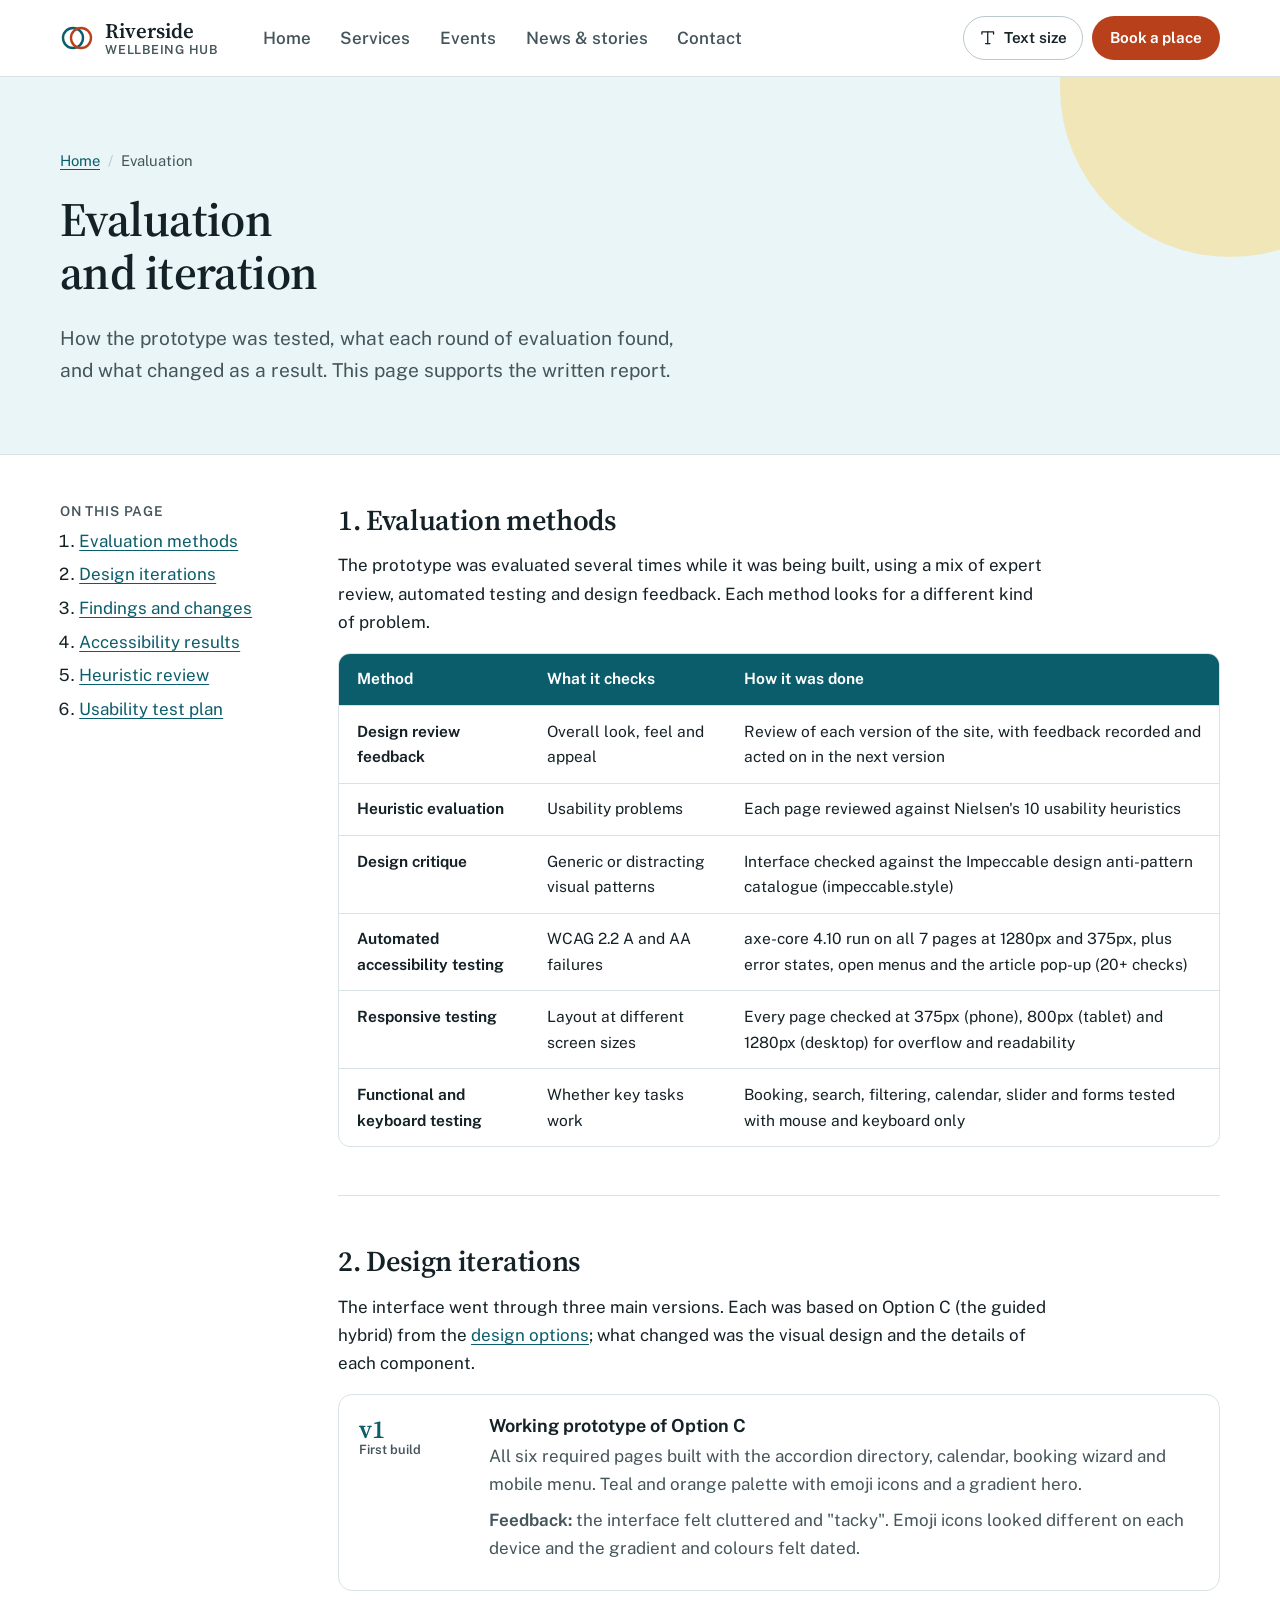
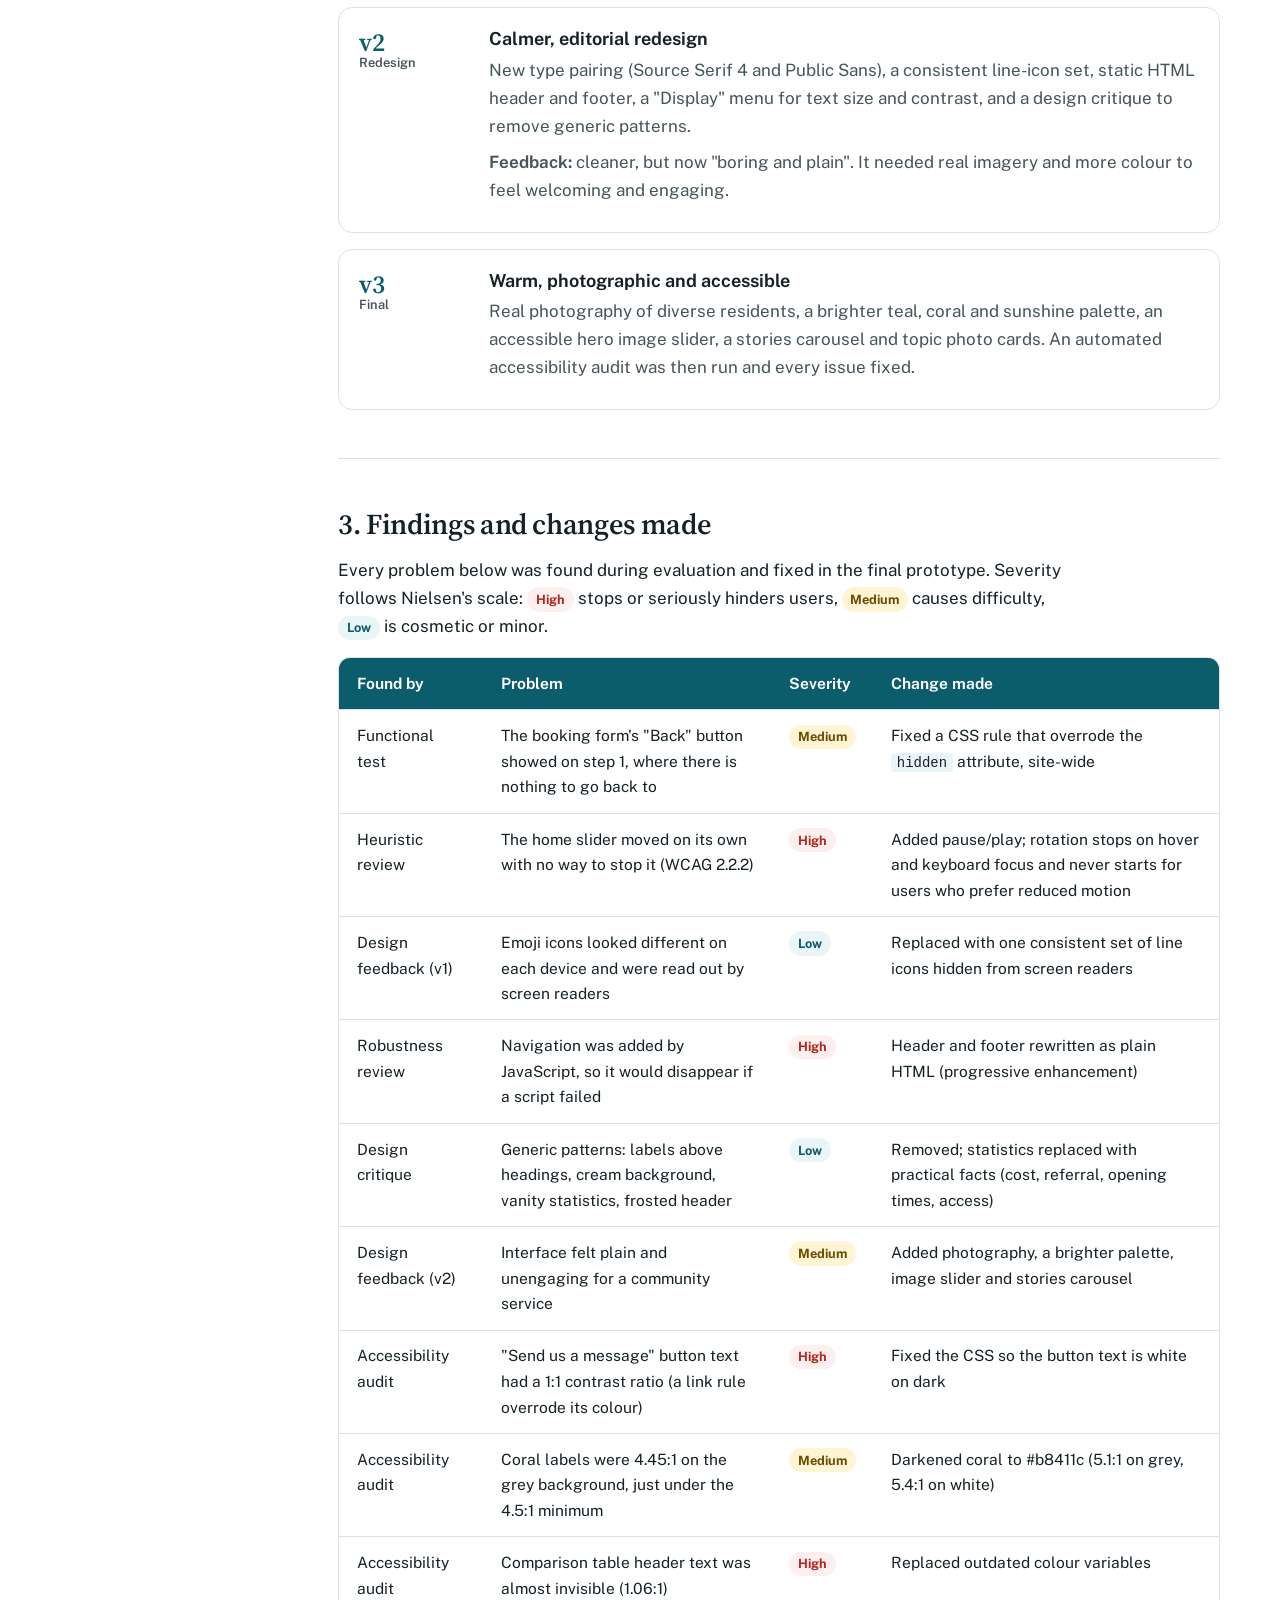
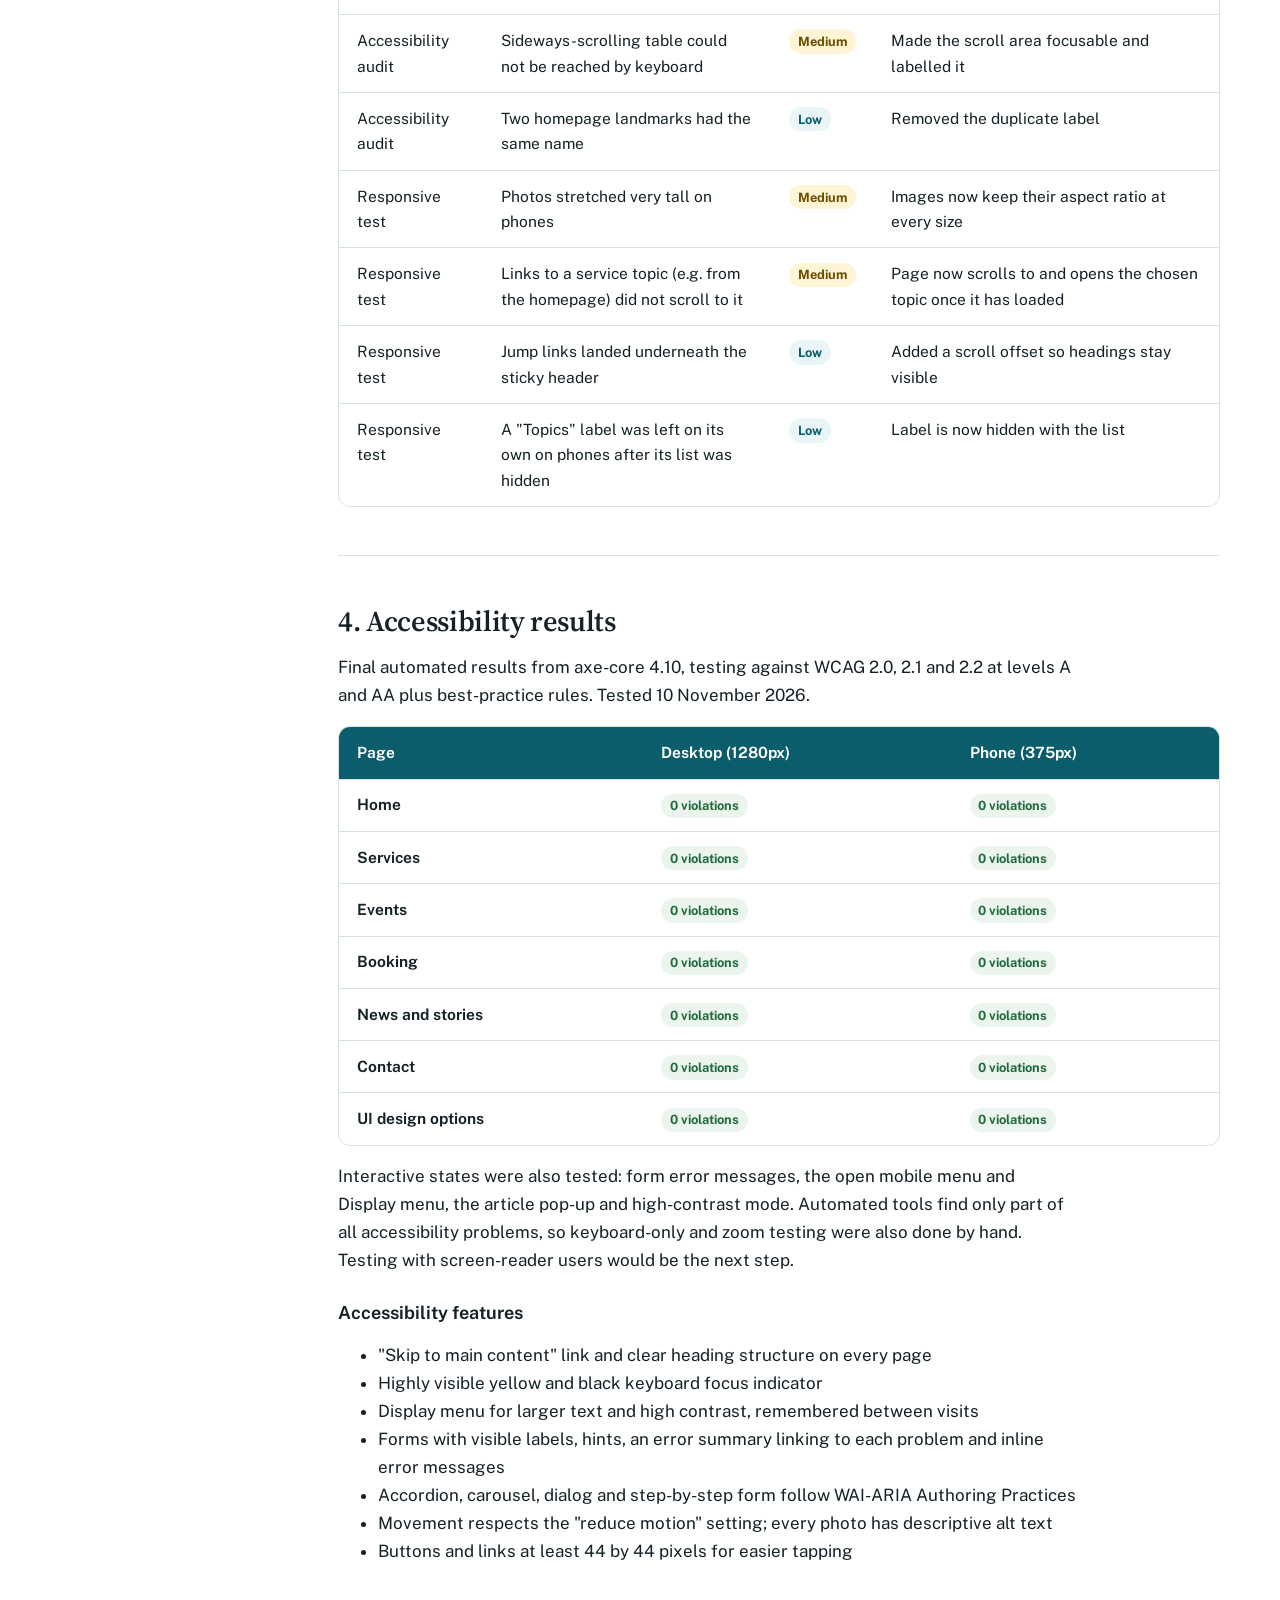
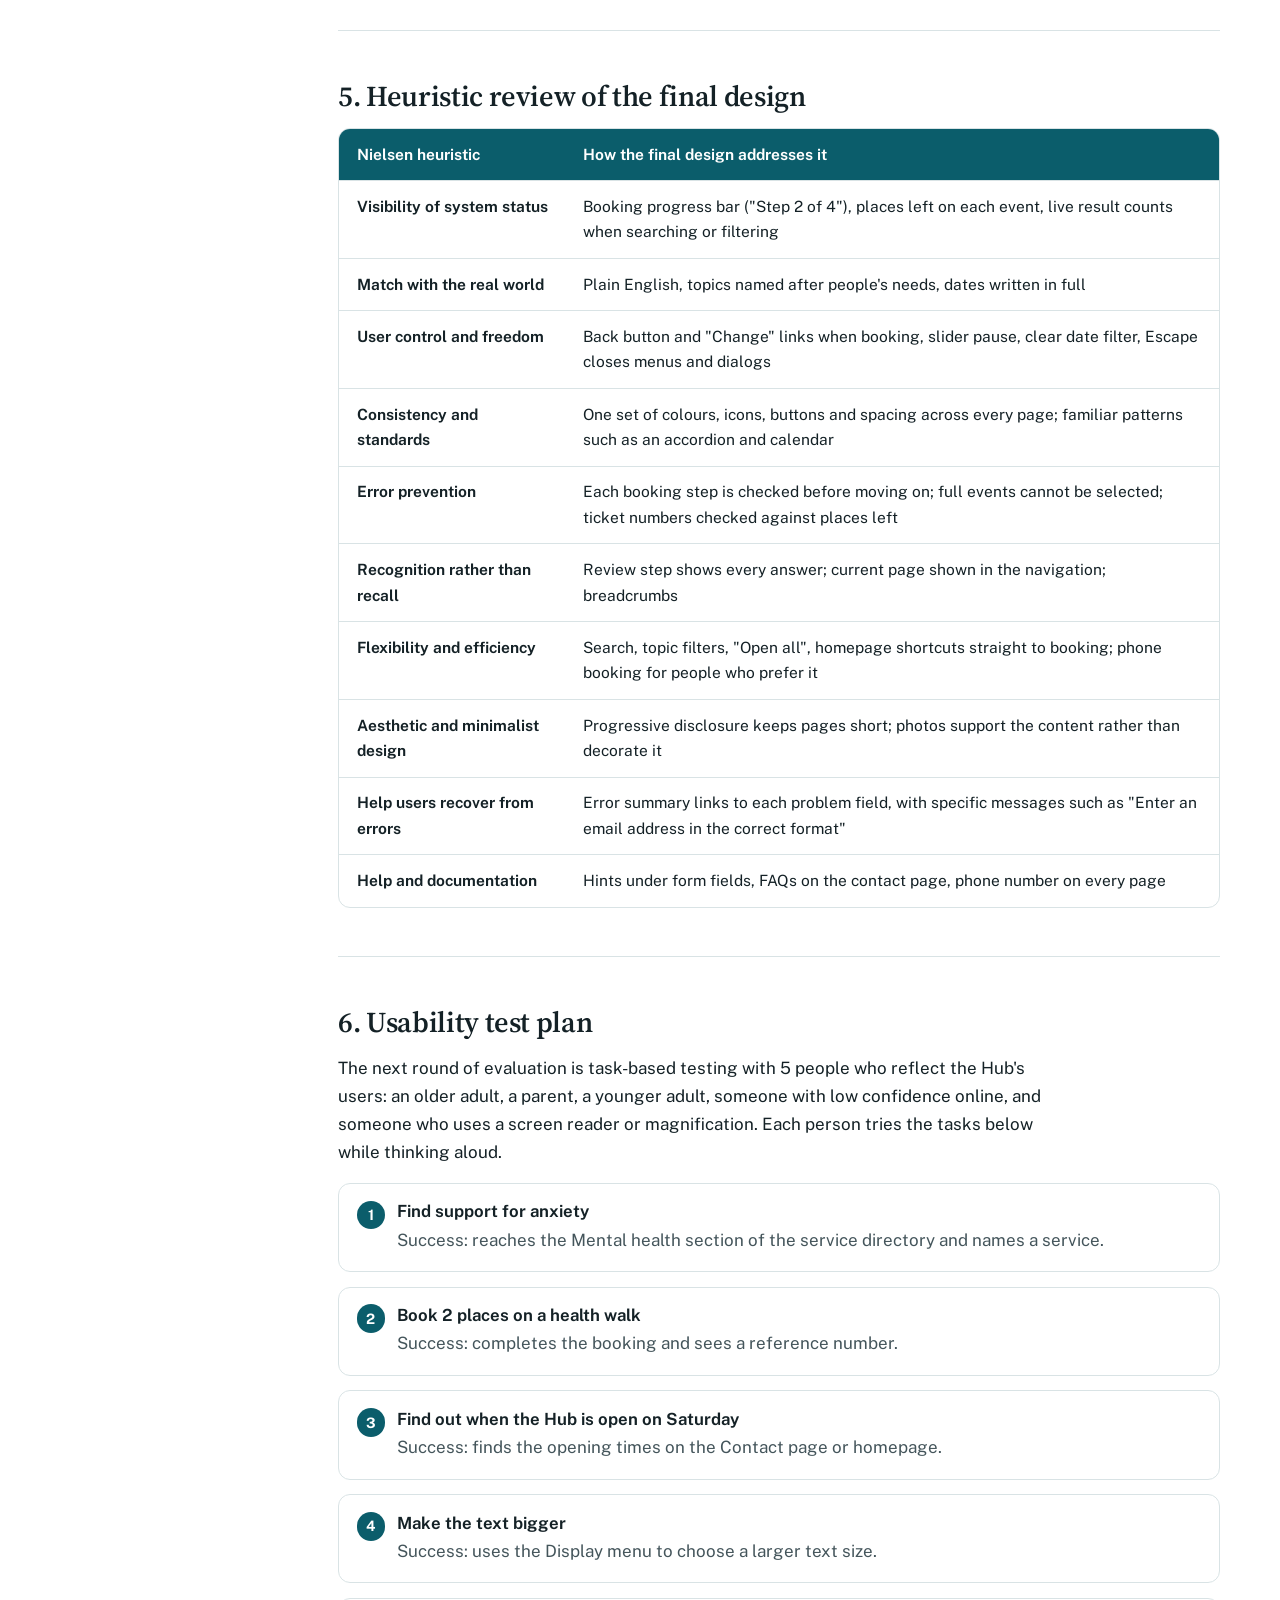
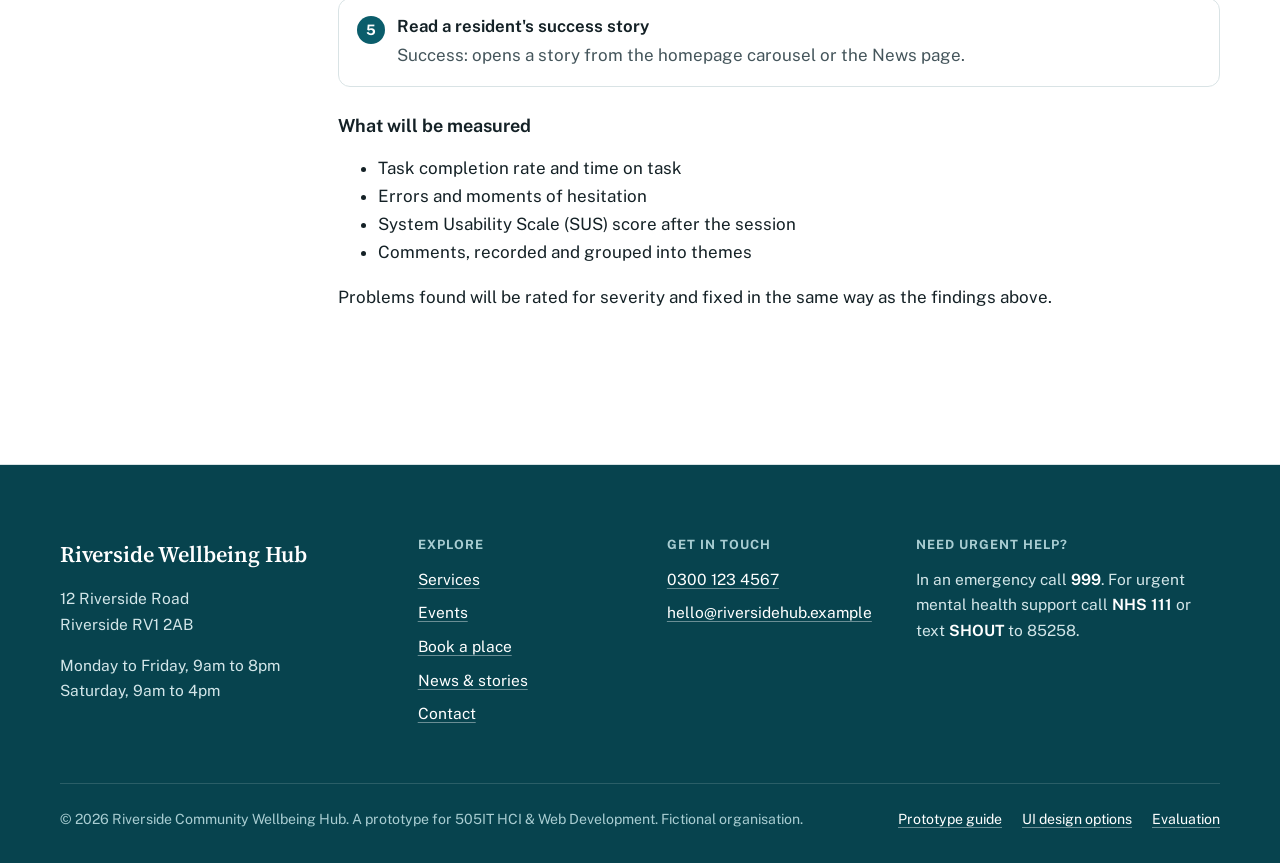
<file: evaluation.html>
<!DOCTYPE html>
<html lang="en-GB">
<head>
  <meta charset="UTF-8">
  <meta name="viewport" content="width=device-width, initial-scale=1">
  <title>Evaluation and iteration | Riverside Wellbeing Hub</title>
  <link rel="preconnect" href="https://fonts.googleapis.com">
  <link rel="preconnect" href="https://fonts.gstatic.com" crossorigin>
  <link rel="stylesheet" href="https://fonts.googleapis.com/css2?family=Public+Sans:wght@400;500;600;700&family=Source+Serif+4:opsz,wght@8..60,500;8..60,600&display=swap">
  <link rel="stylesheet" href="css/style.css">
  <script>document.documentElement.classList.add("js");</script>
</head>
<body>
  <a class="skip-link" href="#main">Skip to main content</a>
  <header class="site-header">
    <div class="container header-inner">
      <a class="brand" href="index.html">
        <svg class="brand-mark" viewBox="0 0 34 34" aria-hidden="true" focusable="false"><circle cx="13" cy="17" r="10"/><circle cx="21" cy="17" r="10"/></svg>
        <span class="brand-text"><span class="brand-name">Riverside</span><span class="brand-sub">Wellbeing Hub</span></span>
      </a>
      <button class="nav-toggle" type="button" aria-expanded="false" aria-controls="site-nav">
        <span class="nav-toggle-bars" aria-hidden="true"></span><span class="nav-toggle-label">Menu</span>
      </button>
      <div class="site-nav" id="site-nav">
        <nav aria-label="Main">
          <ul class="nav-list">
            <li><a href="index.html">Home</a></li>
            <li><a href="services.html">Services</a></li>
            <li><a href="events.html">Events</a></li>
            <li><a href="news.html">News &amp; stories</a></li>
            <li><a href="contact.html">Contact</a></li>
          </ul>
        </nav>
        <div class="header-actions">
          <div class="a11y" data-a11y></div>
          <a class="btn btn-accent btn-sm" href="booking.html">Book a place</a>
        </div>
      </div>
    </div>
  </header>

  <main id="main" tabindex="-1">
    <div class="page-head">
      <div class="container">
        <nav class="breadcrumb" aria-label="Breadcrumb"><ol><li><a href="index.html">Home</a></li><li aria-current="page">Evaluation</li></ol></nav>
        <h1>Evaluation and iteration</h1>
        <p class="lede">How the prototype was tested, what each round of evaluation found, and what changed as a result. This page supports the written report.</p>
      </div>
    </div>

    <section class="section section-white" style="padding-top:3rem">
      <div class="container doc">
        <nav class="doc-toc" aria-label="On this page">
          <h2>On this page</h2>
          <ol>
            <li><a href="#methods">Evaluation methods</a></li>
            <li><a href="#iterations">Design iterations</a></li>
            <li><a href="#findings">Findings and changes</a></li>
            <li><a href="#accessibility">Accessibility results</a></li>
            <li><a href="#heuristics">Heuristic review</a></li>
            <li><a href="#usability">Usability test plan</a></li>
          </ol>
        </nav>

        <div class="doc-body">
          <!-- 1 -->
          <section id="methods" aria-labelledby="methods-title">
            <h2 id="methods-title">1. Evaluation methods</h2>
            <p>The prototype was evaluated several times while it was being built, using a mix of expert review, automated testing and design feedback. Each method looks for a different kind of problem.</p>
            <div class="table-scroll" tabindex="0" role="region" aria-label="Evaluation methods table">
              <table class="data-table">
                <thead><tr><th scope="col">Method</th><th scope="col">What it checks</th><th scope="col">How it was done</th></tr></thead>
                <tbody>
                  <tr><th scope="row">Design review feedback</th><td>Overall look, feel and appeal</td><td>Review of each version of the site, with feedback recorded and acted on in the next version</td></tr>
                  <tr><th scope="row">Heuristic evaluation</th><td>Usability problems</td><td>Each page reviewed against Nielsen's 10 usability heuristics</td></tr>
                  <tr><th scope="row">Design critique</th><td>Generic or distracting visual patterns</td><td>Interface checked against the Impeccable design anti-pattern catalogue (impeccable.style)</td></tr>
                  <tr><th scope="row">Automated accessibility testing</th><td>WCAG 2.2 A and AA failures</td><td>axe-core 4.10 run on all 7 pages at 1280px and 375px, plus error states, open menus and the article pop-up (20+ checks)</td></tr>
                  <tr><th scope="row">Responsive testing</th><td>Layout at different screen sizes</td><td>Every page checked at 375px (phone), 800px (tablet) and 1280px (desktop) for overflow and readability</td></tr>
                  <tr><th scope="row">Functional and keyboard testing</th><td>Whether key tasks work</td><td>Booking, search, filtering, calendar, slider and forms tested with mouse and keyboard only</td></tr>
                </tbody>
              </table>
            </div>
          </section>

          <!-- 2 -->
          <section id="iterations" aria-labelledby="iter-title">
            <h2 id="iter-title">2. Design iterations</h2>
            <p>The interface went through three main versions. Each was based on Option C (the guided hybrid) from the <a href="design-options.html">design options</a>; what changed was the visual design and the details of each component.</p>
            <ol class="timeline">
              <li>
                <div class="ver">v1<small>First build</small></div>
                <div>
                  <h3>Working prototype of Option C</h3>
                  <p>All six required pages built with the accordion directory, calendar, booking wizard and mobile menu. Teal and orange palette with emoji icons and a gradient hero.</p>
                  <p><strong>Feedback:</strong> the interface felt cluttered and "tacky". Emoji icons looked different on each device and the gradient and colours felt dated.</p>
                </div>
              </li>
              <li>
                <div class="ver">v2<small>Redesign</small></div>
                <div>
                  <h3>Calmer, editorial redesign</h3>
                  <p>New type pairing (Source Serif 4 and Public Sans), a consistent line-icon set, static HTML header and footer, a "Display" menu for text size and contrast, and a design critique to remove generic patterns.</p>
                  <p><strong>Feedback:</strong> cleaner, but now "boring and plain". It needed real imagery and more colour to feel welcoming and engaging.</p>
                </div>
              </li>
              <li>
                <div class="ver">v3<small>Final</small></div>
                <div>
                  <h3>Warm, photographic and accessible</h3>
                  <p>Real photography of diverse residents, a brighter teal, coral and sunshine palette, an accessible hero image slider, a stories carousel and topic photo cards. An automated accessibility audit was then run and every issue fixed.</p>
                </div>
              </li>
            </ol>
          </section>

          <!-- 3 -->
          <section id="findings" aria-labelledby="findings-title">
            <h2 id="findings-title">3. Findings and changes made</h2>
            <p>Every problem below was found during evaluation and fixed in the final prototype. Severity follows Nielsen's scale: <span class="pill pill-high">High</span> stops or seriously hinders users, <span class="pill pill-med">Medium</span> causes difficulty, <span class="pill pill-low">Low</span> is cosmetic or minor.</p>
            <div class="table-scroll" tabindex="0" role="region" aria-label="Findings and changes table">
              <table class="data-table">
                <thead><tr><th scope="col">Found by</th><th scope="col">Problem</th><th scope="col">Severity</th><th scope="col">Change made</th></tr></thead>
                <tbody>
                  <tr><td>Functional test</td><td>The booking form's "Back" button showed on step 1, where there is nothing to go back to</td><td><span class="pill pill-med">Medium</span></td><td>Fixed a CSS rule that overrode the <code>hidden</code> attribute, site-wide</td></tr>
                  <tr><td>Heuristic review</td><td>The home slider moved on its own with no way to stop it (WCAG 2.2.2)</td><td><span class="pill pill-high">High</span></td><td>Added pause/play; rotation stops on hover and keyboard focus and never starts for users who prefer reduced motion</td></tr>
                  <tr><td>Design feedback (v1)</td><td>Emoji icons looked different on each device and were read out by screen readers</td><td><span class="pill pill-low">Low</span></td><td>Replaced with one consistent set of line icons hidden from screen readers</td></tr>
                  <tr><td>Robustness review</td><td>Navigation was added by JavaScript, so it would disappear if a script failed</td><td><span class="pill pill-high">High</span></td><td>Header and footer rewritten as plain HTML (progressive enhancement)</td></tr>
                  <tr><td>Design critique</td><td>Generic patterns: labels above headings, cream background, vanity statistics, frosted header</td><td><span class="pill pill-low">Low</span></td><td>Removed; statistics replaced with practical facts (cost, referral, opening times, access)</td></tr>
                  <tr><td>Design feedback (v2)</td><td>Interface felt plain and unengaging for a community service</td><td><span class="pill pill-med">Medium</span></td><td>Added photography, a brighter palette, image slider and stories carousel</td></tr>
                  <tr><td>Accessibility audit</td><td>"Send us a message" button text had a 1:1 contrast ratio (a link rule overrode its colour)</td><td><span class="pill pill-high">High</span></td><td>Fixed the CSS so the button text is white on dark</td></tr>
                  <tr><td>Accessibility audit</td><td>Coral labels were 4.45:1 on the grey background, just under the 4.5:1 minimum</td><td><span class="pill pill-med">Medium</span></td><td>Darkened coral to #b8411c (5.1:1 on grey, 5.4:1 on white)</td></tr>
                  <tr><td>Accessibility audit</td><td>Comparison table header text was almost invisible (1.06:1)</td><td><span class="pill pill-high">High</span></td><td>Replaced outdated colour variables</td></tr>
                  <tr><td>Accessibility audit</td><td>Sideways-scrolling table could not be reached by keyboard</td><td><span class="pill pill-med">Medium</span></td><td>Made the scroll area focusable and labelled it</td></tr>
                  <tr><td>Accessibility audit</td><td>Two homepage landmarks had the same name</td><td><span class="pill pill-low">Low</span></td><td>Removed the duplicate label</td></tr>
                  <tr><td>Responsive test</td><td>Photos stretched very tall on phones</td><td><span class="pill pill-med">Medium</span></td><td>Images now keep their aspect ratio at every size</td></tr>
                  <tr><td>Responsive test</td><td>Links to a service topic (e.g. from the homepage) did not scroll to it</td><td><span class="pill pill-med">Medium</span></td><td>Page now scrolls to and opens the chosen topic once it has loaded</td></tr>
                  <tr><td>Responsive test</td><td>Jump links landed underneath the sticky header</td><td><span class="pill pill-low">Low</span></td><td>Added a scroll offset so headings stay visible</td></tr>
                  <tr><td>Responsive test</td><td>A "Topics" label was left on its own on phones after its list was hidden</td><td><span class="pill pill-low">Low</span></td><td>Label is now hidden with the list</td></tr>
                </tbody>
              </table>
            </div>
          </section>

          <!-- 4 -->
          <section id="accessibility" aria-labelledby="a11y-title">
            <h2 id="a11y-title">4. Accessibility results</h2>
            <p>Final automated results from axe-core 4.10, testing against WCAG 2.0, 2.1 and 2.2 at levels A and AA plus best-practice rules. Tested 10 November 2026.</p>
            <div class="table-scroll" tabindex="0" role="region" aria-label="Accessibility results table">
              <table class="data-table">
                <thead><tr><th scope="col">Page</th><th scope="col">Desktop (1280px)</th><th scope="col">Phone (375px)</th></tr></thead>
                <tbody>
                  <tr><th scope="row">Home</th><td><span class="pill pill-pass">0 violations</span></td><td><span class="pill pill-pass">0 violations</span></td></tr>
                  <tr><th scope="row">Services</th><td><span class="pill pill-pass">0 violations</span></td><td><span class="pill pill-pass">0 violations</span></td></tr>
                  <tr><th scope="row">Events</th><td><span class="pill pill-pass">0 violations</span></td><td><span class="pill pill-pass">0 violations</span></td></tr>
                  <tr><th scope="row">Booking</th><td><span class="pill pill-pass">0 violations</span></td><td><span class="pill pill-pass">0 violations</span></td></tr>
                  <tr><th scope="row">News and stories</th><td><span class="pill pill-pass">0 violations</span></td><td><span class="pill pill-pass">0 violations</span></td></tr>
                  <tr><th scope="row">Contact</th><td><span class="pill pill-pass">0 violations</span></td><td><span class="pill pill-pass">0 violations</span></td></tr>
                  <tr><th scope="row">UI design options</th><td><span class="pill pill-pass">0 violations</span></td><td><span class="pill pill-pass">0 violations</span></td></tr>
                </tbody>
              </table>
            </div>
            <p style="margin-top:1rem">Interactive states were also tested: form error messages, the open mobile menu and Display menu, the article pop-up and high-contrast mode. Automated tools find only part of all accessibility problems, so keyboard-only and zoom testing were also done by hand. Testing with screen-reader users would be the next step.</p>
            <h3>Accessibility features</h3>
            <ul>
              <li>"Skip to main content" link and clear heading structure on every page</li>
              <li>Highly visible yellow and black keyboard focus indicator</li>
              <li>Display menu for larger text and high contrast, remembered between visits</li>
              <li>Forms with visible labels, hints, an error summary linking to each problem and inline error messages</li>
              <li>Accordion, carousel, dialog and step-by-step form follow WAI-ARIA Authoring Practices</li>
              <li>Movement respects the "reduce motion" setting; every photo has descriptive alt text</li>
              <li>Buttons and links at least 44 by 44 pixels for easier tapping</li>
            </ul>
          </section>

          <!-- 5 -->
          <section id="heuristics" aria-labelledby="heur-title">
            <h2 id="heur-title">5. Heuristic review of the final design</h2>
            <div class="table-scroll" tabindex="0" role="region" aria-label="Heuristic review table">
              <table class="data-table">
                <thead><tr><th scope="col">Nielsen heuristic</th><th scope="col">How the final design addresses it</th></tr></thead>
                <tbody>
                  <tr><th scope="row">Visibility of system status</th><td>Booking progress bar ("Step 2 of 4"), places left on each event, live result counts when searching or filtering</td></tr>
                  <tr><th scope="row">Match with the real world</th><td>Plain English, topics named after people's needs, dates written in full</td></tr>
                  <tr><th scope="row">User control and freedom</th><td>Back button and "Change" links when booking, slider pause, clear date filter, Escape closes menus and dialogs</td></tr>
                  <tr><th scope="row">Consistency and standards</th><td>One set of colours, icons, buttons and spacing across every page; familiar patterns such as an accordion and calendar</td></tr>
                  <tr><th scope="row">Error prevention</th><td>Each booking step is checked before moving on; full events cannot be selected; ticket numbers checked against places left</td></tr>
                  <tr><th scope="row">Recognition rather than recall</th><td>Review step shows every answer; current page shown in the navigation; breadcrumbs</td></tr>
                  <tr><th scope="row">Flexibility and efficiency</th><td>Search, topic filters, "Open all", homepage shortcuts straight to booking; phone booking for people who prefer it</td></tr>
                  <tr><th scope="row">Aesthetic and minimalist design</th><td>Progressive disclosure keeps pages short; photos support the content rather than decorate it</td></tr>
                  <tr><th scope="row">Help users recover from errors</th><td>Error summary links to each problem field, with specific messages such as "Enter an email address in the correct format"</td></tr>
                  <tr><th scope="row">Help and documentation</th><td>Hints under form fields, FAQs on the contact page, phone number on every page</td></tr>
                </tbody>
              </table>
            </div>
          </section>

          <!-- 6 -->
          <section id="usability" aria-labelledby="ut-title">
            <h2 id="ut-title">6. Usability test plan</h2>
            <p>The next round of evaluation is task-based testing with 5 people who reflect the Hub's users: an older adult, a parent, a younger adult, someone with low confidence online, and someone who uses a screen reader or magnification. Each person tries the tasks below while thinking aloud.</p>
            <ol class="steps-list">
              <li><h3>Find support for anxiety</h3><p>Success: reaches the Mental health section of the service directory and names a service.</p></li>
              <li><h3>Book 2 places on a health walk</h3><p>Success: completes the booking and sees a reference number.</p></li>
              <li><h3>Find out when the Hub is open on Saturday</h3><p>Success: finds the opening times on the Contact page or homepage.</p></li>
              <li><h3>Make the text bigger</h3><p>Success: uses the Display menu to choose a larger text size.</p></li>
              <li><h3>Read a resident's success story</h3><p>Success: opens a story from the homepage carousel or the News page.</p></li>
            </ol>
            <h3>What will be measured</h3>
            <ul>
              <li>Task completion rate and time on task</li>
              <li>Errors and moments of hesitation</li>
              <li>System Usability Scale (SUS) score after the session</li>
              <li>Comments, recorded and grouped into themes</li>
            </ul>
            <p>Problems found will be rated for severity and fixed in the same way as the findings above.</p>
          </section>
        </div>
      </div>
    </section>
  </main>

  <footer class="site-footer">
    <div class="container">
      <div class="footer-grid">
        <div>
          <p class="footer-name">Riverside Wellbeing Hub</p>
          <p>12 Riverside Road<br>Riverside RV1 2AB</p>
          <p>Monday to Friday, 9am to 8pm<br>Saturday, 9am to 4pm</p>
        </div>
        <nav aria-label="Footer">
          <h2 class="footer-h">Explore</h2>
          <ul>
            <li><a href="services.html">Services</a></li>
            <li><a href="events.html">Events</a></li>
            <li><a href="booking.html">Book a place</a></li>
            <li><a href="news.html">News &amp; stories</a></li>
            <li><a href="contact.html">Contact</a></li>
          </ul>
        </nav>
        <div>
          <h2 class="footer-h">Get in touch</h2>
          <ul>
            <li><a href="tel:03001234567">0300 123 4567</a></li>
            <li><a href="mailto:hello@riversidehub.example">hello@riversidehub.example</a></li>
          </ul>
        </div>
        <div class="footer-urgent">
          <h2 class="footer-h">Need urgent help?</h2>
          <p>In an emergency call <strong>999</strong>. For urgent mental health support call <strong>NHS 111</strong> or text <strong>SHOUT</strong> to 85258.</p>
        </div>
      </div>
      <div class="footer-bottom">
        <p>&copy; 2026 Riverside Community Wellbeing Hub. A prototype for 505IT HCI &amp; Web Development. Fictional organisation.</p>
        <span class="footer-links"><a href="guide.html">Prototype guide</a><a href="design-options.html">UI design options</a><a href="evaluation.html">Evaluation</a></span>
      </div>
    </div>
  </footer>

  <script src="js/data.js"></script>
  <script src="js/main.js"></script>
</body>
</html>
</file>
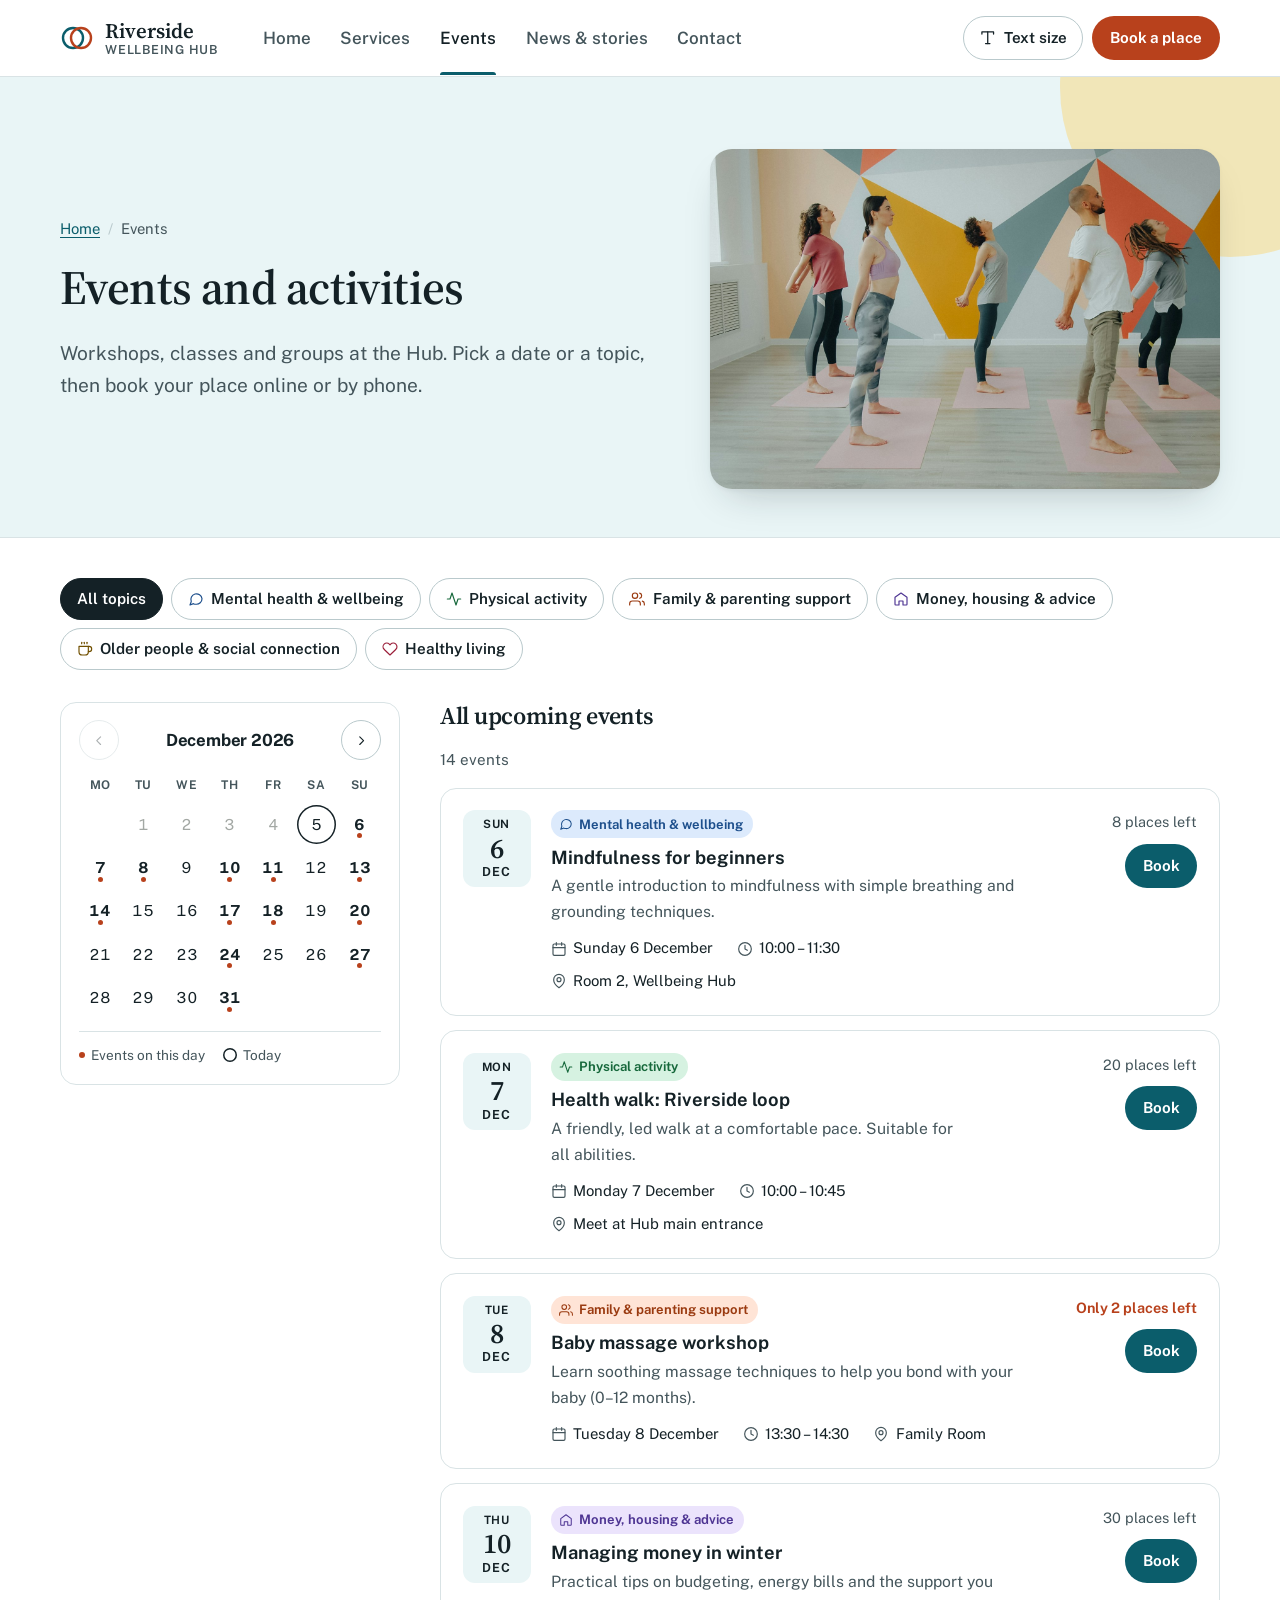
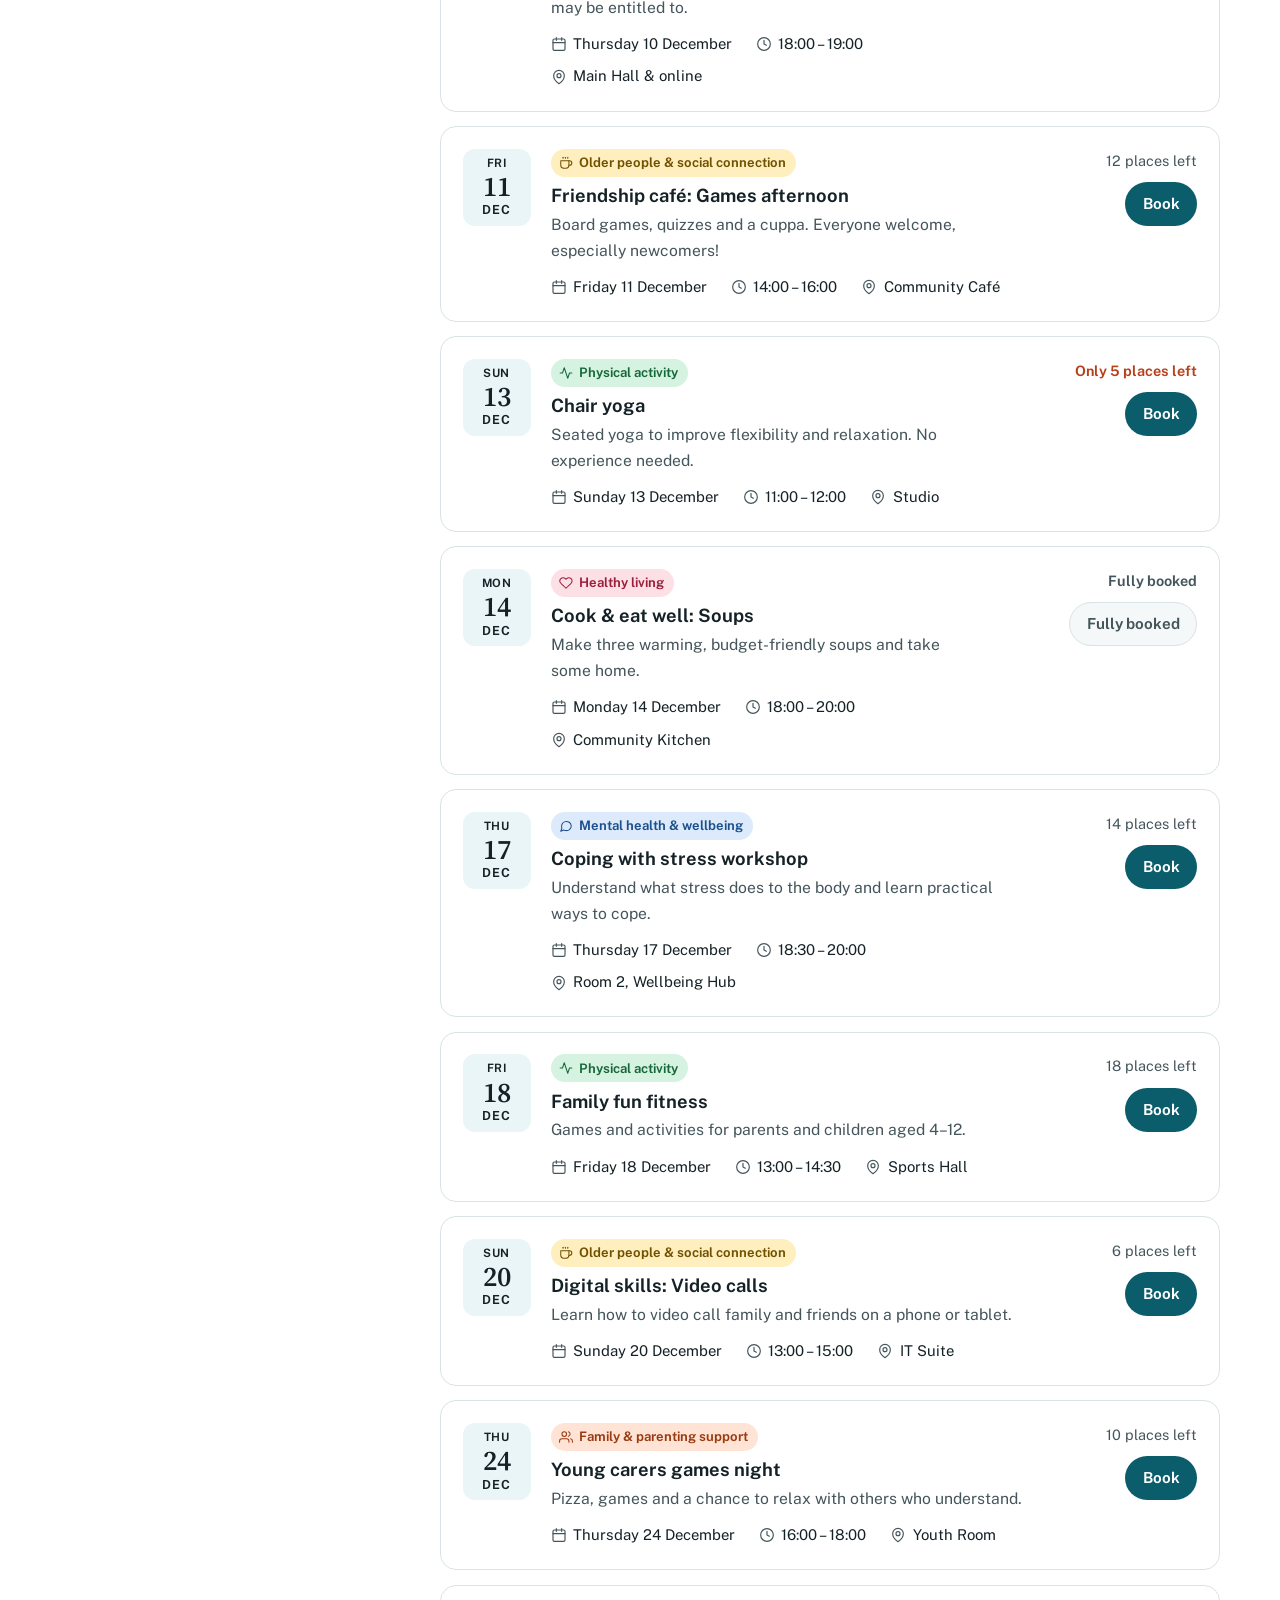
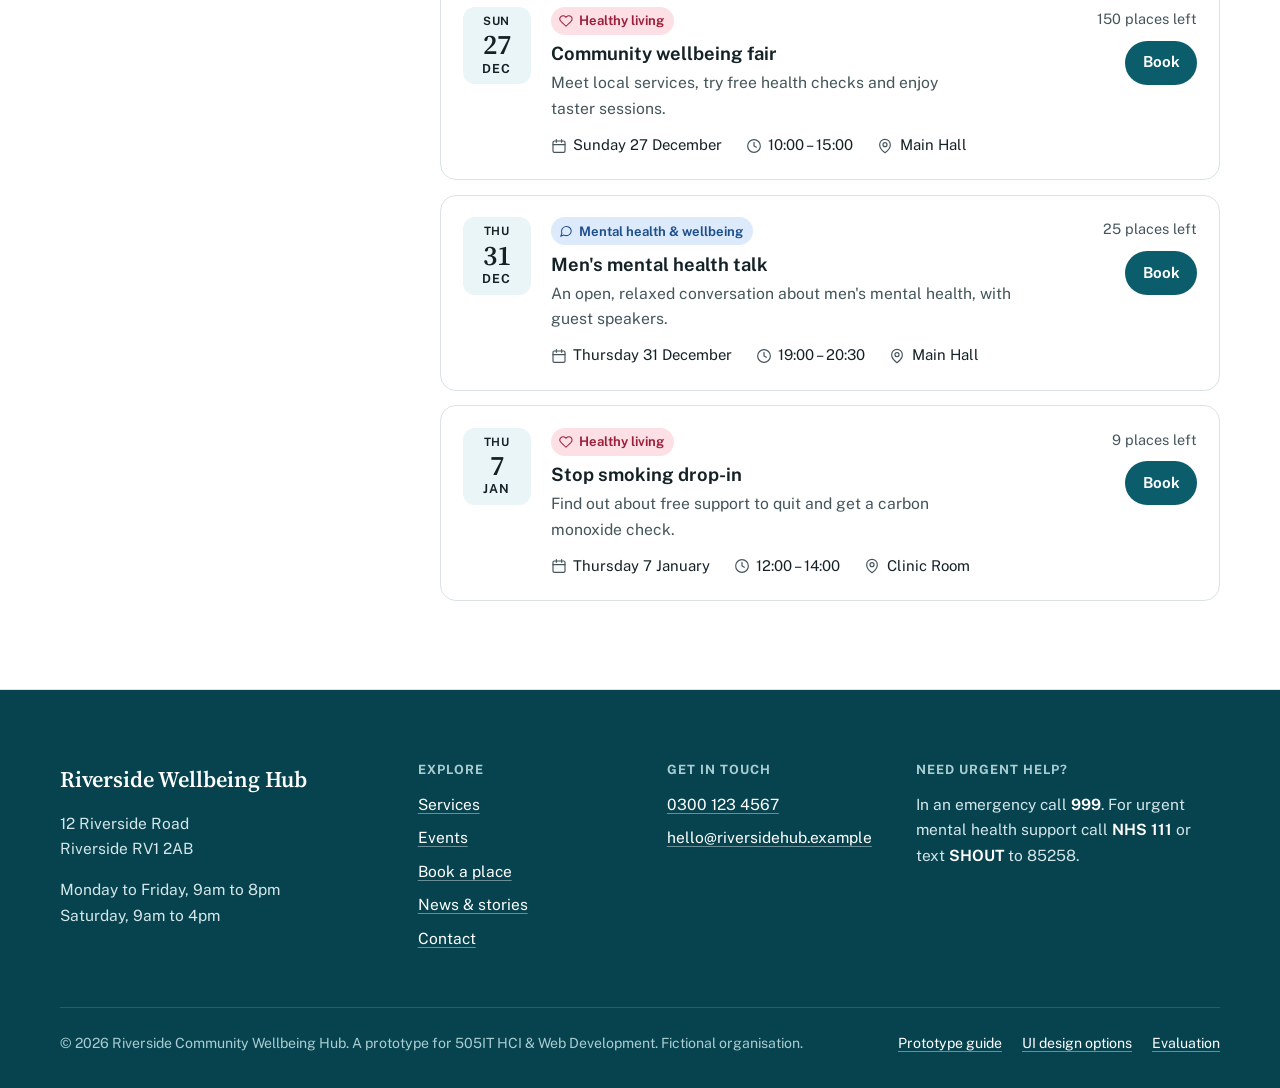
<file: events.html>
<!DOCTYPE html>
<html lang="en-GB">
<head>
  <meta charset="UTF-8">
  <meta name="viewport" content="width=device-width, initial-scale=1">
  <title>Events and activities | Riverside Wellbeing Hub</title>
  <link rel="preconnect" href="https://fonts.googleapis.com">
  <link rel="preconnect" href="https://fonts.gstatic.com" crossorigin>
  <link rel="stylesheet" href="https://fonts.googleapis.com/css2?family=Public+Sans:wght@400;500;600;700&family=Source+Serif+4:opsz,wght@8..60,500;8..60,600&display=swap">
  <link rel="stylesheet" href="css/style.css">
  <script>document.documentElement.classList.add("js");</script>
</head>
<body>
  <a class="skip-link" href="#main">Skip to main content</a>
  <header class="site-header">
    <div class="container header-inner">
      <a class="brand" href="index.html">
        <svg class="brand-mark" viewBox="0 0 34 34" aria-hidden="true" focusable="false"><circle cx="13" cy="17" r="10"/><circle cx="21" cy="17" r="10"/></svg>
        <span class="brand-text"><span class="brand-name">Riverside</span><span class="brand-sub">Wellbeing Hub</span></span>
      </a>
      <button class="nav-toggle" type="button" aria-expanded="false" aria-controls="site-nav">
        <span class="nav-toggle-bars" aria-hidden="true"></span><span class="nav-toggle-label">Menu</span>
      </button>
      <div class="site-nav" id="site-nav">
        <nav aria-label="Main">
          <ul class="nav-list">
            <li><a href="index.html">Home</a></li>
            <li><a href="services.html">Services</a></li>
            <li><a href="events.html" aria-current="page">Events</a></li>
            <li><a href="news.html">News &amp; stories</a></li>
            <li><a href="contact.html">Contact</a></li>
          </ul>
        </nav>
        <div class="header-actions">
          <div class="a11y" data-a11y></div>
          <a class="btn btn-accent btn-sm" href="booking.html">Book a place</a>
        </div>
      </div>
    </div>
  </header>

  <main id="main" tabindex="-1">
    <div class="page-head">
      <div class="container page-head-grid">
        <div>
          <nav class="breadcrumb" aria-label="Breadcrumb"><ol><li><a href="index.html">Home</a></li><li aria-current="page">Events</li></ol></nav>
          <h1>Events and activities</h1>
          <p class="lede">Workshops, classes and groups at the Hub. Pick a date or a topic, then book your place online or by phone.</p>
        </div>
        <figure class="page-head-img"><img src="images/hero-yoga.jpg" alt="A small group stretching together in a bright yoga studio" width="960" height="640"></figure>
      </div>
    </div>

    <section class="section section-white" style="padding-top:2.5rem">
      <div class="container">
        <div class="filters" role="group" aria-label="Filter events by topic" id="chips"></div>

        <div class="events-layout">
          <div class="events-aside">
            <div class="calendar">
              <div class="cal-head">
                <button type="button" class="cal-nav" id="prev-month" aria-label="Previous month"><span data-icon="chev-left"></span></button>
                <h2 id="cal-title" aria-live="polite">Month</h2>
                <button type="button" class="cal-nav" id="next-month" aria-label="Next month"><span data-icon="chev-right"></span></button>
              </div>
              <table class="cal-grid" role="presentation">
                <thead><tr><th abbr="Monday">Mo</th><th abbr="Tuesday">Tu</th><th abbr="Wednesday">We</th><th abbr="Thursday">Th</th><th abbr="Friday">Fr</th><th abbr="Saturday">Sa</th><th abbr="Sunday">Su</th></tr></thead>
                <tbody id="cal-body"></tbody>
              </table>
              <div class="cal-legend"><span><span class="dot" aria-hidden="true"></span>Events on this day</span><span><span class="ring" aria-hidden="true"></span>Today</span></div>
            </div>
          </div>

          <div>
            <div class="list-head">
              <h2 id="list-title" aria-live="polite">All upcoming events</h2>
              <button type="button" class="btn btn-ghost" id="show-all" hidden>Clear date</button>
            </div>
            <p class="results-count" id="event-count"></p>
            <div class="event-list" id="event-list"></div>
          </div>
        </div>
      </div>
    </section>
  </main>

  <footer class="site-footer">
    <div class="container">
      <div class="footer-grid">
        <div>
          <p class="footer-name">Riverside Wellbeing Hub</p>
          <p>12 Riverside Road<br>Riverside RV1 2AB</p>
          <p>Monday to Friday, 9am to 8pm<br>Saturday, 9am to 4pm</p>
        </div>
        <nav aria-label="Footer">
          <h2 class="footer-h">Explore</h2>
          <ul>
            <li><a href="services.html">Services</a></li>
            <li><a href="events.html">Events</a></li>
            <li><a href="booking.html">Book a place</a></li>
            <li><a href="news.html">News &amp; stories</a></li>
            <li><a href="contact.html">Contact</a></li>
          </ul>
        </nav>
        <div>
          <h2 class="footer-h">Get in touch</h2>
          <ul>
            <li><a href="tel:03001234567">0300 123 4567</a></li>
            <li><a href="mailto:hello@riversidehub.example">hello@riversidehub.example</a></li>
          </ul>
        </div>
        <div class="footer-urgent">
          <h2 class="footer-h">Need urgent help?</h2>
          <p>In an emergency call <strong>999</strong>. For urgent mental health support call <strong>NHS 111</strong> or text <strong>SHOUT</strong> to 85258.</p>
        </div>
      </div>
      <div class="footer-bottom">
        <p>&copy; 2026 Riverside Community Wellbeing Hub. A prototype for 505IT HCI &amp; Web Development. Fictional organisation.</p>
        <span class="footer-links"><a href="guide.html">Prototype guide</a><a href="design-options.html">UI design options</a><a href="evaluation.html">Evaluation</a></span>
      </div>
    </div>
  </footer>

  <script src="js/data.js"></script>
  <script src="js/main.js"></script>
  <script src="js/events.js"></script>
</body>
</html>
</file>
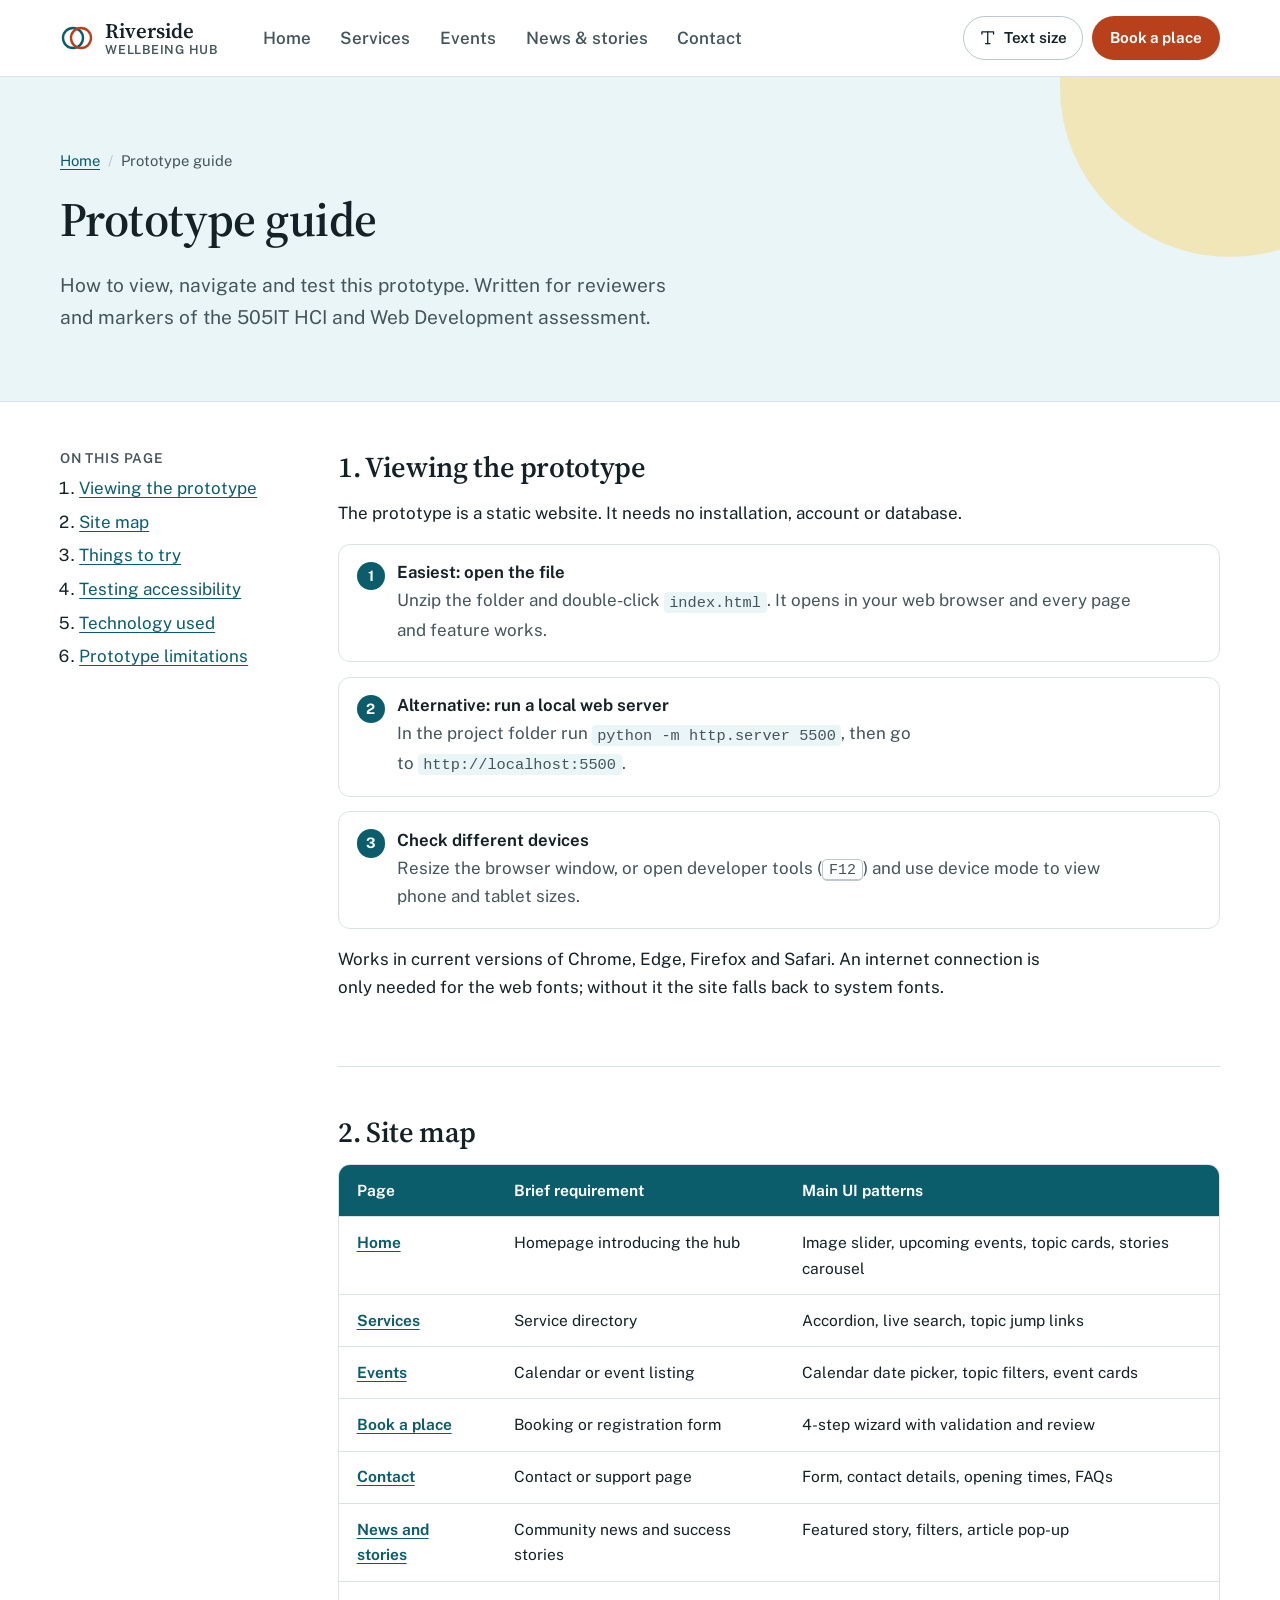
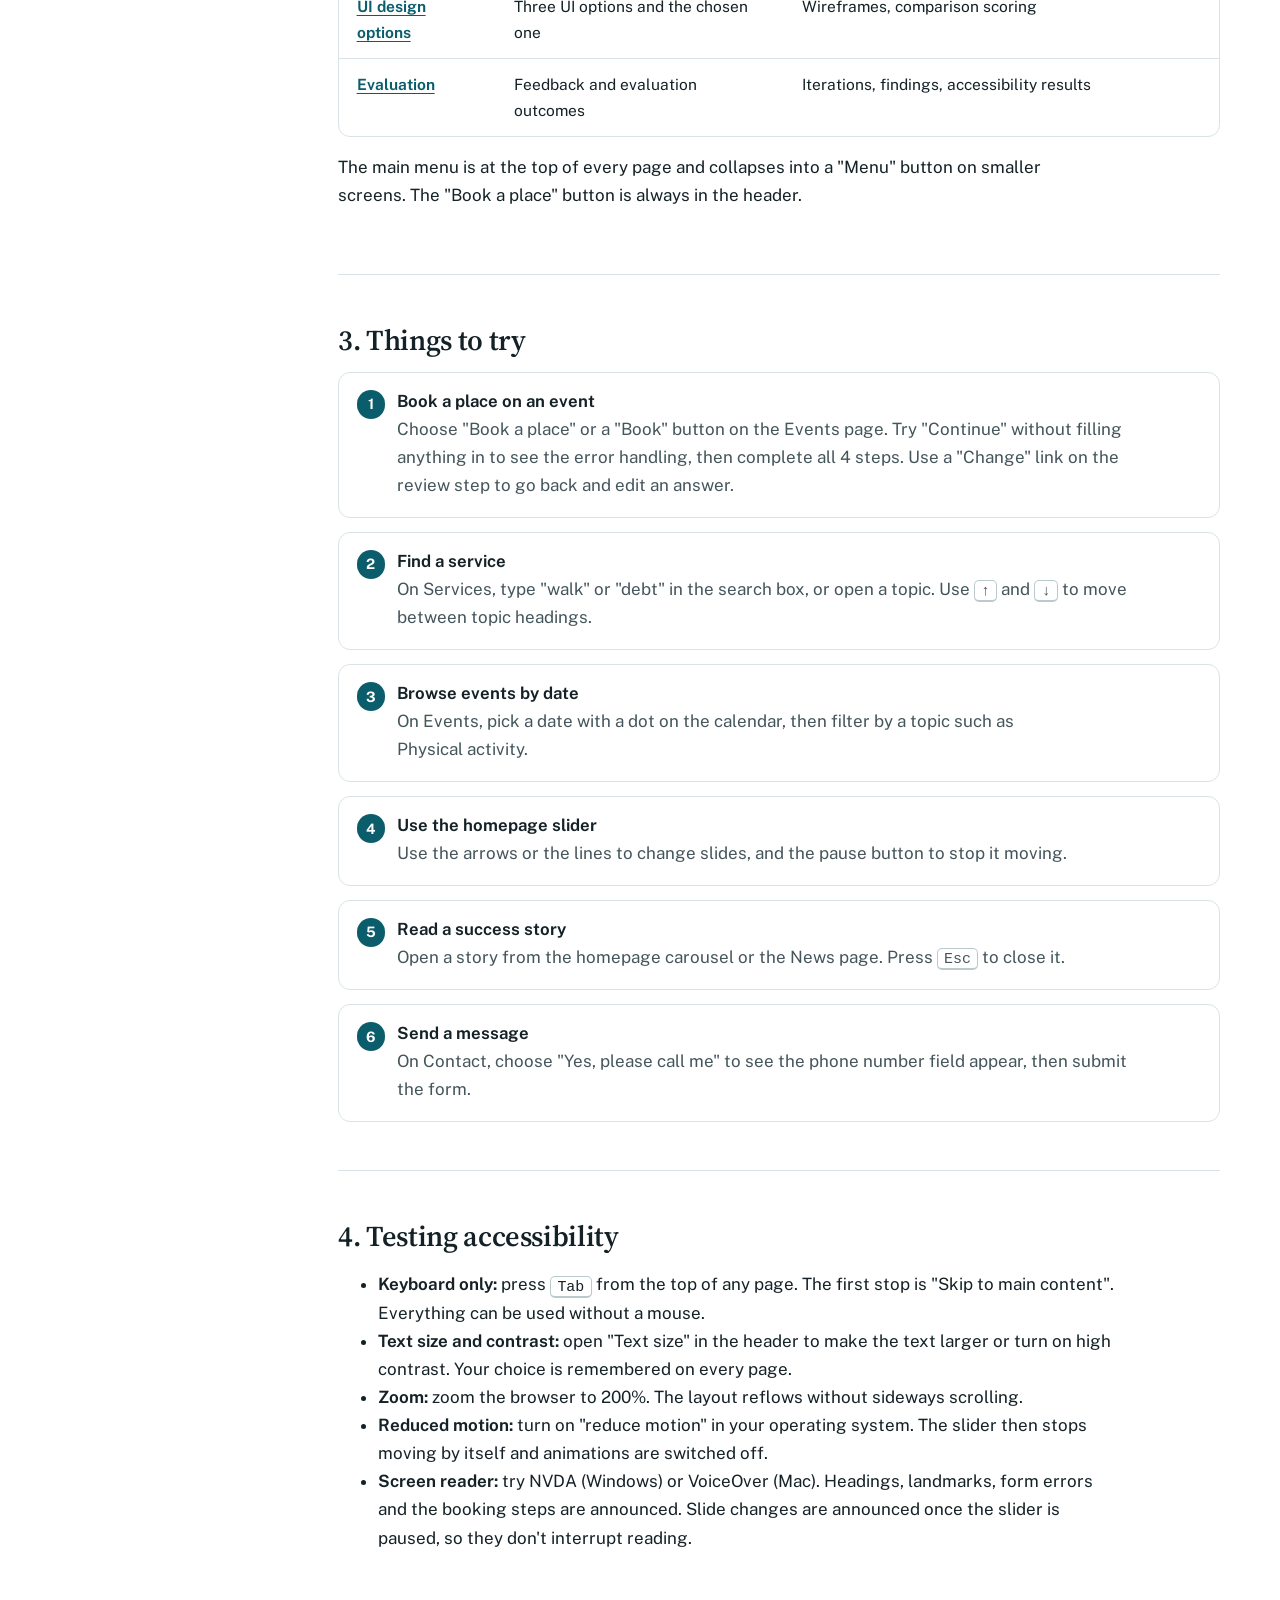
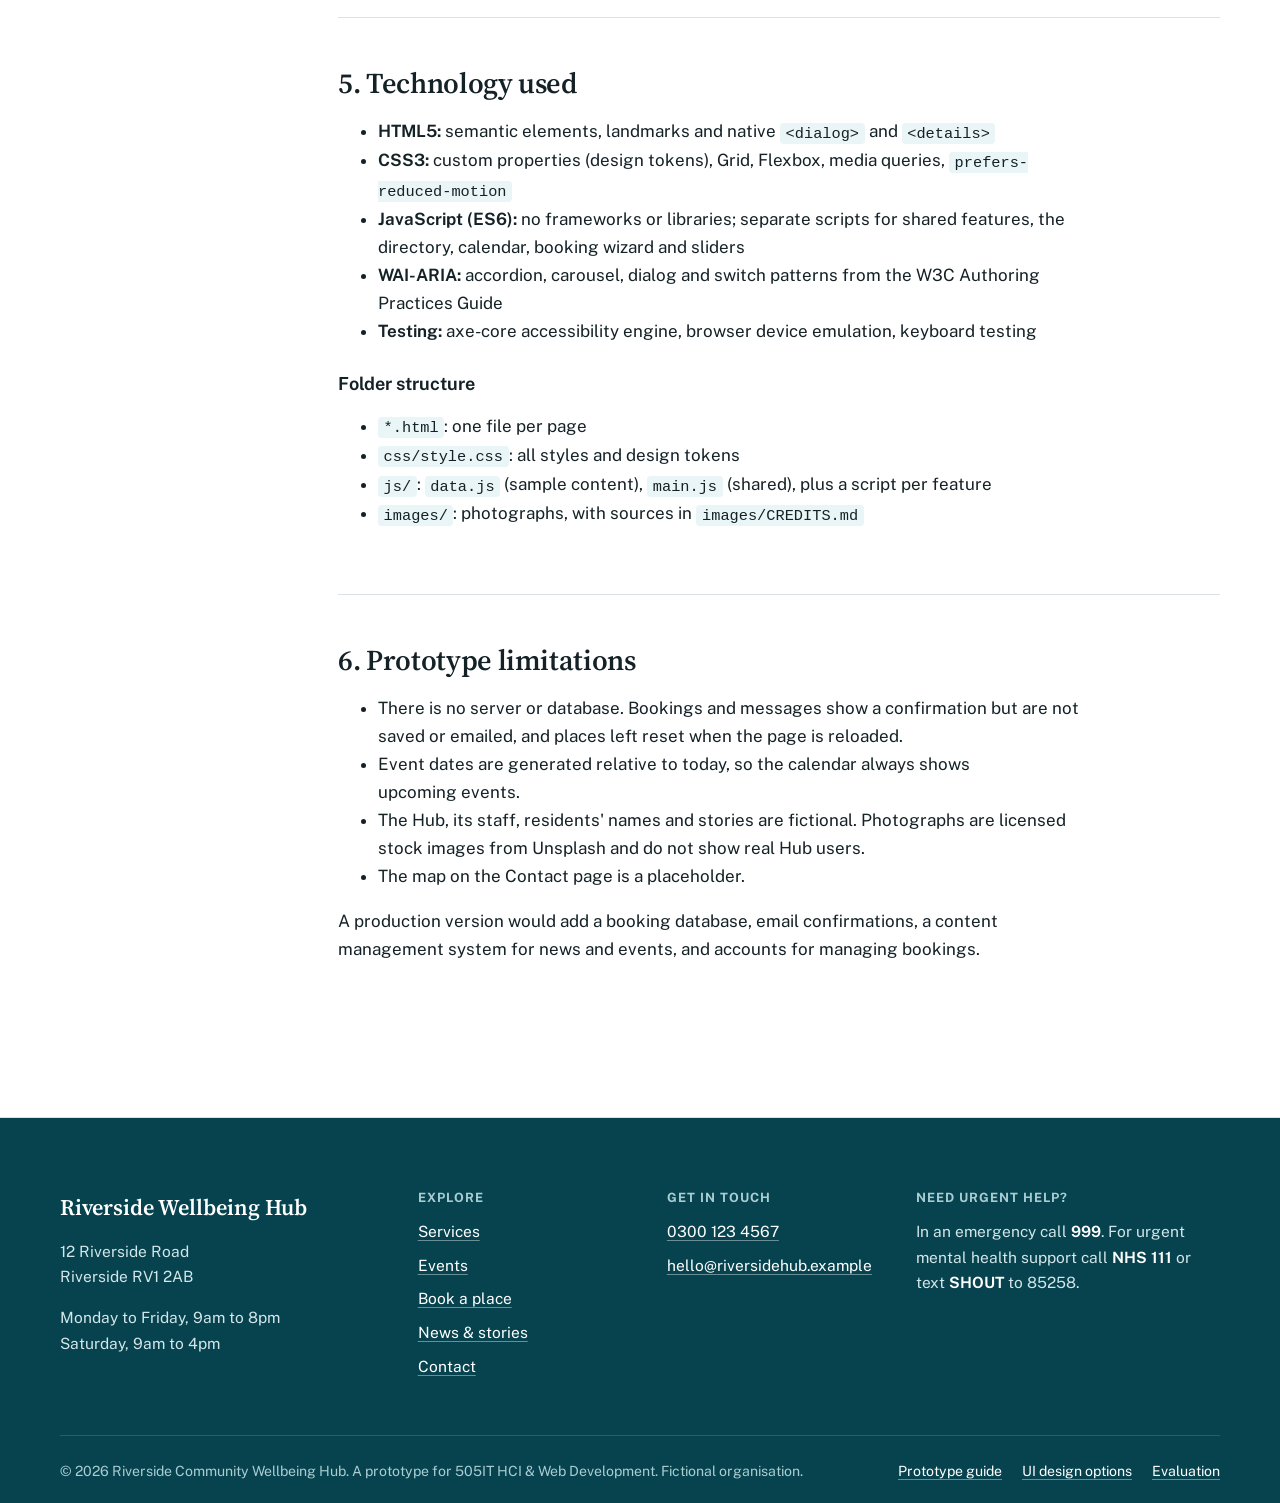
<file: guide.html>
<!DOCTYPE html>
<html lang="en-GB">
<head>
  <meta charset="UTF-8">
  <meta name="viewport" content="width=device-width, initial-scale=1">
  <title>Prototype guide | Riverside Wellbeing Hub</title>
  <link rel="preconnect" href="https://fonts.googleapis.com">
  <link rel="preconnect" href="https://fonts.gstatic.com" crossorigin>
  <link rel="stylesheet" href="https://fonts.googleapis.com/css2?family=Public+Sans:wght@400;500;600;700&family=Source+Serif+4:opsz,wght@8..60,500;8..60,600&display=swap">
  <link rel="stylesheet" href="css/style.css">
  <script>document.documentElement.classList.add("js");</script>
</head>
<body>
  <a class="skip-link" href="#main">Skip to main content</a>
  <header class="site-header">
    <div class="container header-inner">
      <a class="brand" href="index.html">
        <svg class="brand-mark" viewBox="0 0 34 34" aria-hidden="true" focusable="false"><circle cx="13" cy="17" r="10"/><circle cx="21" cy="17" r="10"/></svg>
        <span class="brand-text"><span class="brand-name">Riverside</span><span class="brand-sub">Wellbeing Hub</span></span>
      </a>
      <button class="nav-toggle" type="button" aria-expanded="false" aria-controls="site-nav">
        <span class="nav-toggle-bars" aria-hidden="true"></span><span class="nav-toggle-label">Menu</span>
      </button>
      <div class="site-nav" id="site-nav">
        <nav aria-label="Main">
          <ul class="nav-list">
            <li><a href="index.html">Home</a></li>
            <li><a href="services.html">Services</a></li>
            <li><a href="events.html">Events</a></li>
            <li><a href="news.html">News &amp; stories</a></li>
            <li><a href="contact.html">Contact</a></li>
          </ul>
        </nav>
        <div class="header-actions">
          <div class="a11y" data-a11y></div>
          <a class="btn btn-accent btn-sm" href="booking.html">Book a place</a>
        </div>
      </div>
    </div>
  </header>

  <main id="main" tabindex="-1">
    <div class="page-head">
      <div class="container">
        <nav class="breadcrumb" aria-label="Breadcrumb"><ol><li><a href="index.html">Home</a></li><li aria-current="page">Prototype guide</li></ol></nav>
        <h1>Prototype guide</h1>
        <p class="lede">How to view, navigate and test this prototype. Written for reviewers and markers of the 505IT HCI and Web Development assessment.</p>
      </div>
    </div>

    <section class="section section-white" style="padding-top:3rem">
      <div class="container doc">
        <nav class="doc-toc" aria-label="On this page">
          <h2>On this page</h2>
          <ol>
            <li><a href="#viewing">Viewing the prototype</a></li>
            <li><a href="#map">Site map</a></li>
            <li><a href="#tasks">Things to try</a></li>
            <li><a href="#access">Testing accessibility</a></li>
            <li><a href="#tech">Technology used</a></li>
            <li><a href="#limits">Prototype limitations</a></li>
          </ol>
        </nav>

        <div class="doc-body">
          <section id="viewing" aria-labelledby="view-title">
            <h2 id="view-title">1. Viewing the prototype</h2>
            <p>The prototype is a static website. It needs no installation, account or database.</p>
            <ol class="steps-list">
              <li><h3>Easiest: open the file</h3><p>Unzip the folder and double-click <code>index.html</code>. It opens in your web browser and every page and feature works.</p></li>
              <li><h3>Alternative: run a local web server</h3><p>In the project folder run <code>python -m http.server 5500</code>, then go to <code>http://localhost:5500</code>.</p></li>
              <li><h3>Check different devices</h3><p>Resize the browser window, or open developer tools (<kbd>F12</kbd>) and use device mode to view phone and tablet sizes.</p></li>
            </ol>
            <p style="margin-top:1rem">Works in current versions of Chrome, Edge, Firefox and Safari. An internet connection is only needed for the web fonts; without it the site falls back to system fonts.</p>
          </section>

          <section id="map" aria-labelledby="map-title">
            <h2 id="map-title">2. Site map</h2>
            <div class="table-scroll" tabindex="0" role="region" aria-label="Site map table">
              <table class="data-table">
                <thead><tr><th scope="col">Page</th><th scope="col">Brief requirement</th><th scope="col">Main UI patterns</th></tr></thead>
                <tbody>
                  <tr><th scope="row"><a href="index.html">Home</a></th><td>Homepage introducing the hub</td><td>Image slider, upcoming events, topic cards, stories carousel</td></tr>
                  <tr><th scope="row"><a href="services.html">Services</a></th><td>Service directory</td><td>Accordion, live search, topic jump links</td></tr>
                  <tr><th scope="row"><a href="events.html">Events</a></th><td>Calendar or event listing</td><td>Calendar date picker, topic filters, event cards</td></tr>
                  <tr><th scope="row"><a href="booking.html">Book a place</a></th><td>Booking or registration form</td><td>4-step wizard with validation and review</td></tr>
                  <tr><th scope="row"><a href="contact.html">Contact</a></th><td>Contact or support page</td><td>Form, contact details, opening times, FAQs</td></tr>
                  <tr><th scope="row"><a href="news.html">News and stories</a></th><td>Community news and success stories</td><td>Featured story, filters, article pop-up</td></tr>
                  <tr><th scope="row"><a href="design-options.html">UI design options</a></th><td>Three UI options and the chosen one</td><td>Wireframes, comparison scoring</td></tr>
                  <tr><th scope="row"><a href="evaluation.html">Evaluation</a></th><td>Feedback and evaluation outcomes</td><td>Iterations, findings, accessibility results</td></tr>
                </tbody>
              </table>
            </div>
            <p style="margin-top:1rem">The main menu is at the top of every page and collapses into a "Menu" button on smaller screens. The "Book a place" button is always in the header.</p>
          </section>

          <section id="tasks" aria-labelledby="tasks-title">
            <h2 id="tasks-title">3. Things to try</h2>
            <ol class="steps-list">
              <li><h3>Book a place on an event</h3><p>Choose "Book a place" or a "Book" button on the Events page. Try "Continue" without filling anything in to see the error handling, then complete all 4 steps. Use a "Change" link on the review step to go back and edit an answer.</p></li>
              <li><h3>Find a service</h3><p>On Services, type "walk" or "debt" in the search box, or open a topic. Use <kbd>↑</kbd> and <kbd>↓</kbd> to move between topic headings.</p></li>
              <li><h3>Browse events by date</h3><p>On Events, pick a date with a dot on the calendar, then filter by a topic such as Physical activity.</p></li>
              <li><h3>Use the homepage slider</h3><p>Use the arrows or the lines to change slides, and the pause button to stop it moving.</p></li>
              <li><h3>Read a success story</h3><p>Open a story from the homepage carousel or the News page. Press <kbd>Esc</kbd> to close it.</p></li>
              <li><h3>Send a message</h3><p>On Contact, choose "Yes, please call me" to see the phone number field appear, then submit the form.</p></li>
            </ol>
          </section>

          <section id="access" aria-labelledby="access-title">
            <h2 id="access-title">4. Testing accessibility</h2>
            <ul>
              <li><strong>Keyboard only:</strong> press <kbd>Tab</kbd> from the top of any page. The first stop is "Skip to main content". Everything can be used without a mouse.</li>
              <li><strong>Text size and contrast:</strong> open "Text size" in the header to make the text larger or turn on high contrast. Your choice is remembered on every page.</li>
              <li><strong>Zoom:</strong> zoom the browser to 200%. The layout reflows without sideways scrolling.</li>
              <li><strong>Reduced motion:</strong> turn on "reduce motion" in your operating system. The slider then stops moving by itself and animations are switched off.</li>
              <li><strong>Screen reader:</strong> try NVDA (Windows) or VoiceOver (Mac). Headings, landmarks, form errors and the booking steps are announced. Slide changes are announced once the slider is paused, so they don't interrupt reading.</li>
            </ul>
          </section>

          <section id="tech" aria-labelledby="tech-title">
            <h2 id="tech-title">5. Technology used</h2>
            <ul>
              <li><strong>HTML5:</strong> semantic elements, landmarks and native <code>&lt;dialog&gt;</code> and <code>&lt;details&gt;</code></li>
              <li><strong>CSS3:</strong> custom properties (design tokens), Grid, Flexbox, media queries, <code>prefers-reduced-motion</code></li>
              <li><strong>JavaScript (ES6):</strong> no frameworks or libraries; separate scripts for shared features, the directory, calendar, booking wizard and sliders</li>
              <li><strong>WAI-ARIA:</strong> accordion, carousel, dialog and switch patterns from the W3C Authoring Practices Guide</li>
              <li><strong>Testing:</strong> axe-core accessibility engine, browser device emulation, keyboard testing</li>
            </ul>
            <h3>Folder structure</h3>
            <ul>
              <li><code>*.html</code>: one file per page</li>
              <li><code>css/style.css</code>: all styles and design tokens</li>
              <li><code>js/</code>: <code>data.js</code> (sample content), <code>main.js</code> (shared), plus a script per feature</li>
              <li><code>images/</code>: photographs, with sources in <code>images/CREDITS.md</code></li>
            </ul>
          </section>

          <section id="limits" aria-labelledby="limits-title">
            <h2 id="limits-title">6. Prototype limitations</h2>
            <ul>
              <li>There is no server or database. Bookings and messages show a confirmation but are not saved or emailed, and places left reset when the page is reloaded.</li>
              <li>Event dates are generated relative to today, so the calendar always shows upcoming events.</li>
              <li>The Hub, its staff, residents' names and stories are fictional. Photographs are licensed stock images from Unsplash and do not show real Hub users.</li>
              <li>The map on the Contact page is a placeholder.</li>
            </ul>
            <p>A production version would add a booking database, email confirmations, a content management system for news and events, and accounts for managing bookings.</p>
          </section>
        </div>
      </div>
    </section>
  </main>

  <footer class="site-footer">
    <div class="container">
      <div class="footer-grid">
        <div>
          <p class="footer-name">Riverside Wellbeing Hub</p>
          <p>12 Riverside Road<br>Riverside RV1 2AB</p>
          <p>Monday to Friday, 9am to 8pm<br>Saturday, 9am to 4pm</p>
        </div>
        <nav aria-label="Footer">
          <h2 class="footer-h">Explore</h2>
          <ul>
            <li><a href="services.html">Services</a></li>
            <li><a href="events.html">Events</a></li>
            <li><a href="booking.html">Book a place</a></li>
            <li><a href="news.html">News &amp; stories</a></li>
            <li><a href="contact.html">Contact</a></li>
          </ul>
        </nav>
        <div>
          <h2 class="footer-h">Get in touch</h2>
          <ul>
            <li><a href="tel:03001234567">0300 123 4567</a></li>
            <li><a href="mailto:hello@riversidehub.example">hello@riversidehub.example</a></li>
          </ul>
        </div>
        <div class="footer-urgent">
          <h2 class="footer-h">Need urgent help?</h2>
          <p>In an emergency call <strong>999</strong>. For urgent mental health support call <strong>NHS 111</strong> or text <strong>SHOUT</strong> to 85258.</p>
        </div>
      </div>
      <div class="footer-bottom">
        <p>&copy; 2026 Riverside Community Wellbeing Hub. A prototype for 505IT HCI &amp; Web Development. Fictional organisation.</p>
        <span class="footer-links"><a href="guide.html">Prototype guide</a><a href="design-options.html">UI design options</a><a href="evaluation.html">Evaluation</a></span>
      </div>
    </div>
  </footer>

  <script src="js/data.js"></script>
  <script src="js/main.js"></script>
</body>
</html>
</file>
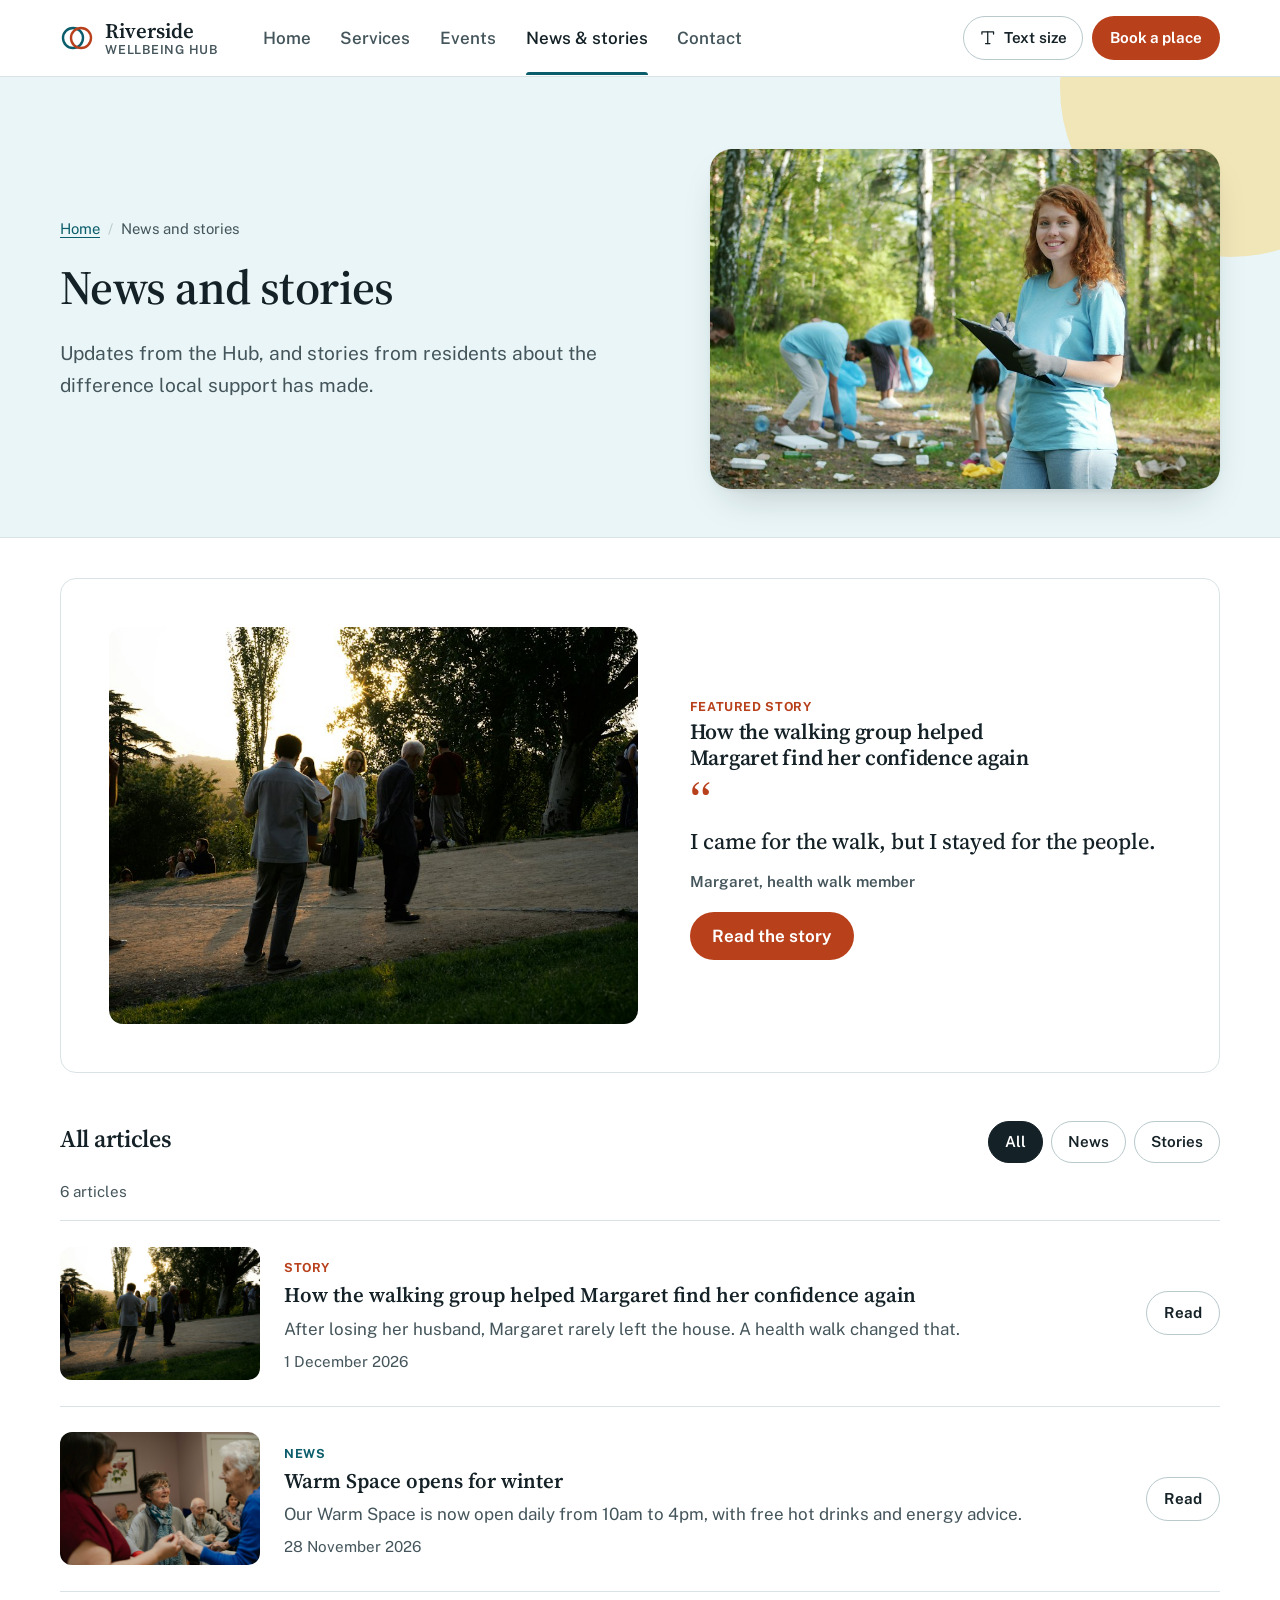
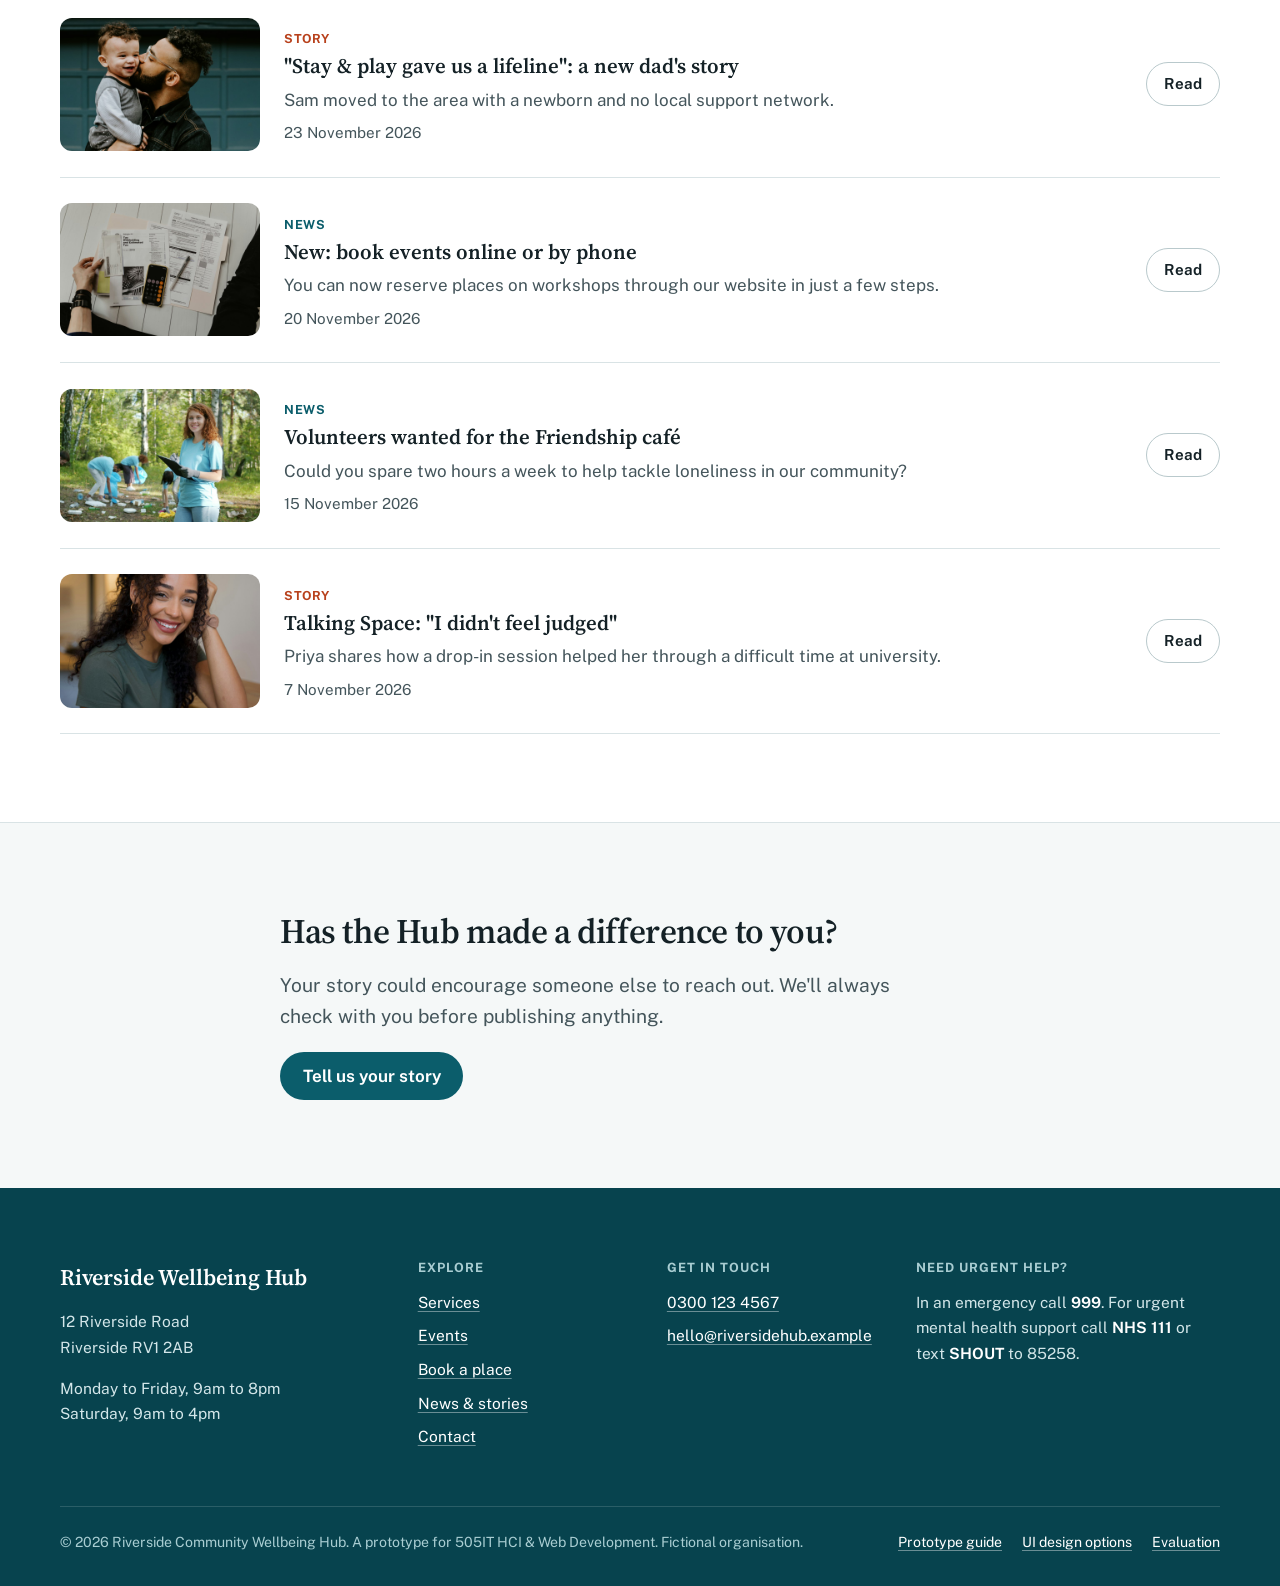
<file: news.html>
<!DOCTYPE html>
<html lang="en-GB">
<head>
  <meta charset="UTF-8">
  <meta name="viewport" content="width=device-width, initial-scale=1">
  <title>News and stories | Riverside Wellbeing Hub</title>
  <link rel="preconnect" href="https://fonts.googleapis.com">
  <link rel="preconnect" href="https://fonts.gstatic.com" crossorigin>
  <link rel="stylesheet" href="https://fonts.googleapis.com/css2?family=Public+Sans:wght@400;500;600;700&family=Source+Serif+4:opsz,wght@8..60,500;8..60,600&display=swap">
  <link rel="stylesheet" href="css/style.css">
  <script>document.documentElement.classList.add("js");</script>
</head>
<body>
  <a class="skip-link" href="#main">Skip to main content</a>
  <header class="site-header">
    <div class="container header-inner">
      <a class="brand" href="index.html">
        <svg class="brand-mark" viewBox="0 0 34 34" aria-hidden="true" focusable="false"><circle cx="13" cy="17" r="10"/><circle cx="21" cy="17" r="10"/></svg>
        <span class="brand-text"><span class="brand-name">Riverside</span><span class="brand-sub">Wellbeing Hub</span></span>
      </a>
      <button class="nav-toggle" type="button" aria-expanded="false" aria-controls="site-nav">
        <span class="nav-toggle-bars" aria-hidden="true"></span><span class="nav-toggle-label">Menu</span>
      </button>
      <div class="site-nav" id="site-nav">
        <nav aria-label="Main">
          <ul class="nav-list">
            <li><a href="index.html">Home</a></li>
            <li><a href="services.html">Services</a></li>
            <li><a href="events.html">Events</a></li>
            <li><a href="news.html" aria-current="page">News &amp; stories</a></li>
            <li><a href="contact.html">Contact</a></li>
          </ul>
        </nav>
        <div class="header-actions">
          <div class="a11y" data-a11y></div>
          <a class="btn btn-accent btn-sm" href="booking.html">Book a place</a>
        </div>
      </div>
    </div>
  </header>

  <main id="main" tabindex="-1">
    <div class="page-head">
      <div class="container page-head-grid">
        <div>
          <nav class="breadcrumb" aria-label="Breadcrumb"><ol><li><a href="index.html">Home</a></li><li aria-current="page">News and stories</li></ol></nav>
          <h1>News and stories</h1>
          <p class="lede">Updates from the Hub, and stories from residents about the difference local support has made.</p>
        </div>
        <figure class="page-head-img"><img src="images/news-volunteers.jpg" alt="A smiling volunteer holding a clipboard in a park" width="960" height="640"></figure>
      </div>
    </div>

    <section class="section section-white" style="padding-top:2.5rem">
      <div class="container">
        <div class="feature-story" id="featured" style="margin-bottom:3rem"></div>

        <div class="list-head">
          <h2 style="font-size:1.5rem">All articles</h2>
          <div class="filters" role="group" aria-label="Filter articles" style="margin:0">
            <button type="button" class="chip" data-type="all" aria-pressed="true">All</button>
            <button type="button" class="chip" data-type="news" aria-pressed="false">News</button>
            <button type="button" class="chip" data-type="story" aria-pressed="false">Stories</button>
          </div>
        </div>
        <p class="results-count" id="news-count" aria-live="polite"></p>
        <ul class="article-list" id="article-list"></ul>
      </div>
    </section>

    <section class="section">
      <div class="container narrow">
        <h2>Has the Hub made a difference to you?</h2>
        <p class="lede">Your story could encourage someone else to reach out. We'll always check with you before publishing anything.</p>
        <a class="btn btn-primary" href="contact.html?topic=story">Tell us your story</a>
      </div>
    </section>
  </main>

  <dialog id="article-dialog" aria-labelledby="dialog-title">
    <div class="dialog-inner">
      <button type="button" class="dialog-close" id="dialog-close" aria-label="Close article"><span data-icon="close"></span></button>
      <div id="dialog-content"></div>
    </div>
  </dialog>

  <footer class="site-footer">
    <div class="container">
      <div class="footer-grid">
        <div>
          <p class="footer-name">Riverside Wellbeing Hub</p>
          <p>12 Riverside Road<br>Riverside RV1 2AB</p>
          <p>Monday to Friday, 9am to 8pm<br>Saturday, 9am to 4pm</p>
        </div>
        <nav aria-label="Footer">
          <h2 class="footer-h">Explore</h2>
          <ul>
            <li><a href="services.html">Services</a></li>
            <li><a href="events.html">Events</a></li>
            <li><a href="booking.html">Book a place</a></li>
            <li><a href="news.html">News &amp; stories</a></li>
            <li><a href="contact.html">Contact</a></li>
          </ul>
        </nav>
        <div>
          <h2 class="footer-h">Get in touch</h2>
          <ul>
            <li><a href="tel:03001234567">0300 123 4567</a></li>
            <li><a href="mailto:hello@riversidehub.example">hello@riversidehub.example</a></li>
          </ul>
        </div>
        <div class="footer-urgent">
          <h2 class="footer-h">Need urgent help?</h2>
          <p>In an emergency call <strong>999</strong>. For urgent mental health support call <strong>NHS 111</strong> or text <strong>SHOUT</strong> to 85258.</p>
        </div>
      </div>
      <div class="footer-bottom">
        <p>&copy; 2026 Riverside Community Wellbeing Hub. A prototype for 505IT HCI &amp; Web Development. Fictional organisation.</p>
        <span class="footer-links"><a href="guide.html">Prototype guide</a><a href="design-options.html">UI design options</a><a href="evaluation.html">Evaluation</a></span>
      </div>
    </div>
  </footer>

  <script src="js/data.js"></script>
  <script src="js/main.js"></script>
  <script>
    const dialog = document.getElementById("article-dialog");
    const typeLabel = n => n.type === "story" ? "Story" : "News";
    let lastTrigger = null;

    const featured = NEWS.find(n => n.type === "story");
    document.getElementById("featured").innerHTML = `
      <figure class="feature-media"><img src="${featured.img}" alt="${featured.imgAlt}" width="960" height="640"></figure>
      <div>
        <span class="badge">Featured story</span>
        <h2>${escapeHtml(featured.title)}</h2>
        <blockquote class="pull-quote" style="font-size:1.4rem;margin:1rem 0 1.25rem">
          <p style="margin:0">${escapeHtml(featured.quote)}</p>
          <footer>${escapeHtml(featured.by)}</footer>
        </blockquote>
        <button type="button" class="btn btn-accent" data-open="${featured.id}">Read the story</button>
      </div>`;

    function render(type) {
      const items = NEWS.filter(n => type === "all" || n.type === type);
      document.getElementById("news-count").textContent = `${items.length} article${items.length === 1 ? "" : "s"}`;
      document.getElementById("article-list").innerHTML = items.map(n => `
        <li class="article-row" id="${n.id}">
          <img class="article-thumb" src="${n.img}" alt="" loading="lazy" width="960" height="640">
          <div>
            <span class="badge ${n.type === "news" ? "badge-news" : ""}">${typeLabel(n)}</span>
            <h3>${escapeHtml(n.title)}</h3>
            <p>${escapeHtml(n.summary)}</p>
            <p class="meta-line" style="margin-top:.4rem"><time datetime="${isoDate(n.date)}">${formatDate(n.date, { short: true, year: true })}</time></p>
          </div>
          <button type="button" class="btn btn-secondary btn-sm" data-open="${n.id}">Read<span class="visually-hidden"> ${escapeHtml(n.title)}</span></button>
        </li>`).join("");
    }

    document.querySelector(".filters").addEventListener("click", e => {
      const chip = e.target.closest(".chip");
      if (!chip) return;
      document.querySelectorAll(".filters .chip").forEach(c => c.setAttribute("aria-pressed", String(c === chip)));
      render(chip.dataset.type);
    });

    function openArticle(id, trigger) {
      const n = NEWS.find(x => x.id === id);
      if (!n) return;
      lastTrigger = trigger;
      document.getElementById("dialog-content").innerHTML = `
        <span class="badge">${typeLabel(n)}</span>
        <h2 id="dialog-title">${escapeHtml(n.title)}</h2>
        <p class="muted"><time datetime="${isoDate(n.date)}">${formatDate(n.date, { year: true })}</time></p>
        <img class="dialog-img" src="${n.img}" alt="${n.imgAlt}">
        <p>${escapeHtml(n.body)}</p>
        ${n.quote ? `<blockquote class="pull-quote" style="font-size:1.4rem;margin-top:1.5rem"><p style="margin:0">${escapeHtml(n.quote)}</p><footer>${escapeHtml(n.by)}</footer></blockquote>` : ""}`;
      dialog.showModal(); // native <dialog>: traps focus, closes on Escape
    }

    document.addEventListener("click", e => {
      const b = e.target.closest("[data-open]");
      if (b) openArticle(b.dataset.open, b);
    });
    document.getElementById("dialog-close").addEventListener("click", () => dialog.close());
    dialog.addEventListener("click", e => { if (e.target === dialog) dialog.close(); });
    dialog.addEventListener("close", () => { if (lastTrigger) lastTrigger.focus(); });

    render("all");
    if (location.hash) openArticle(location.hash.slice(1), null);
  </script>
</body>
</html>
</file>
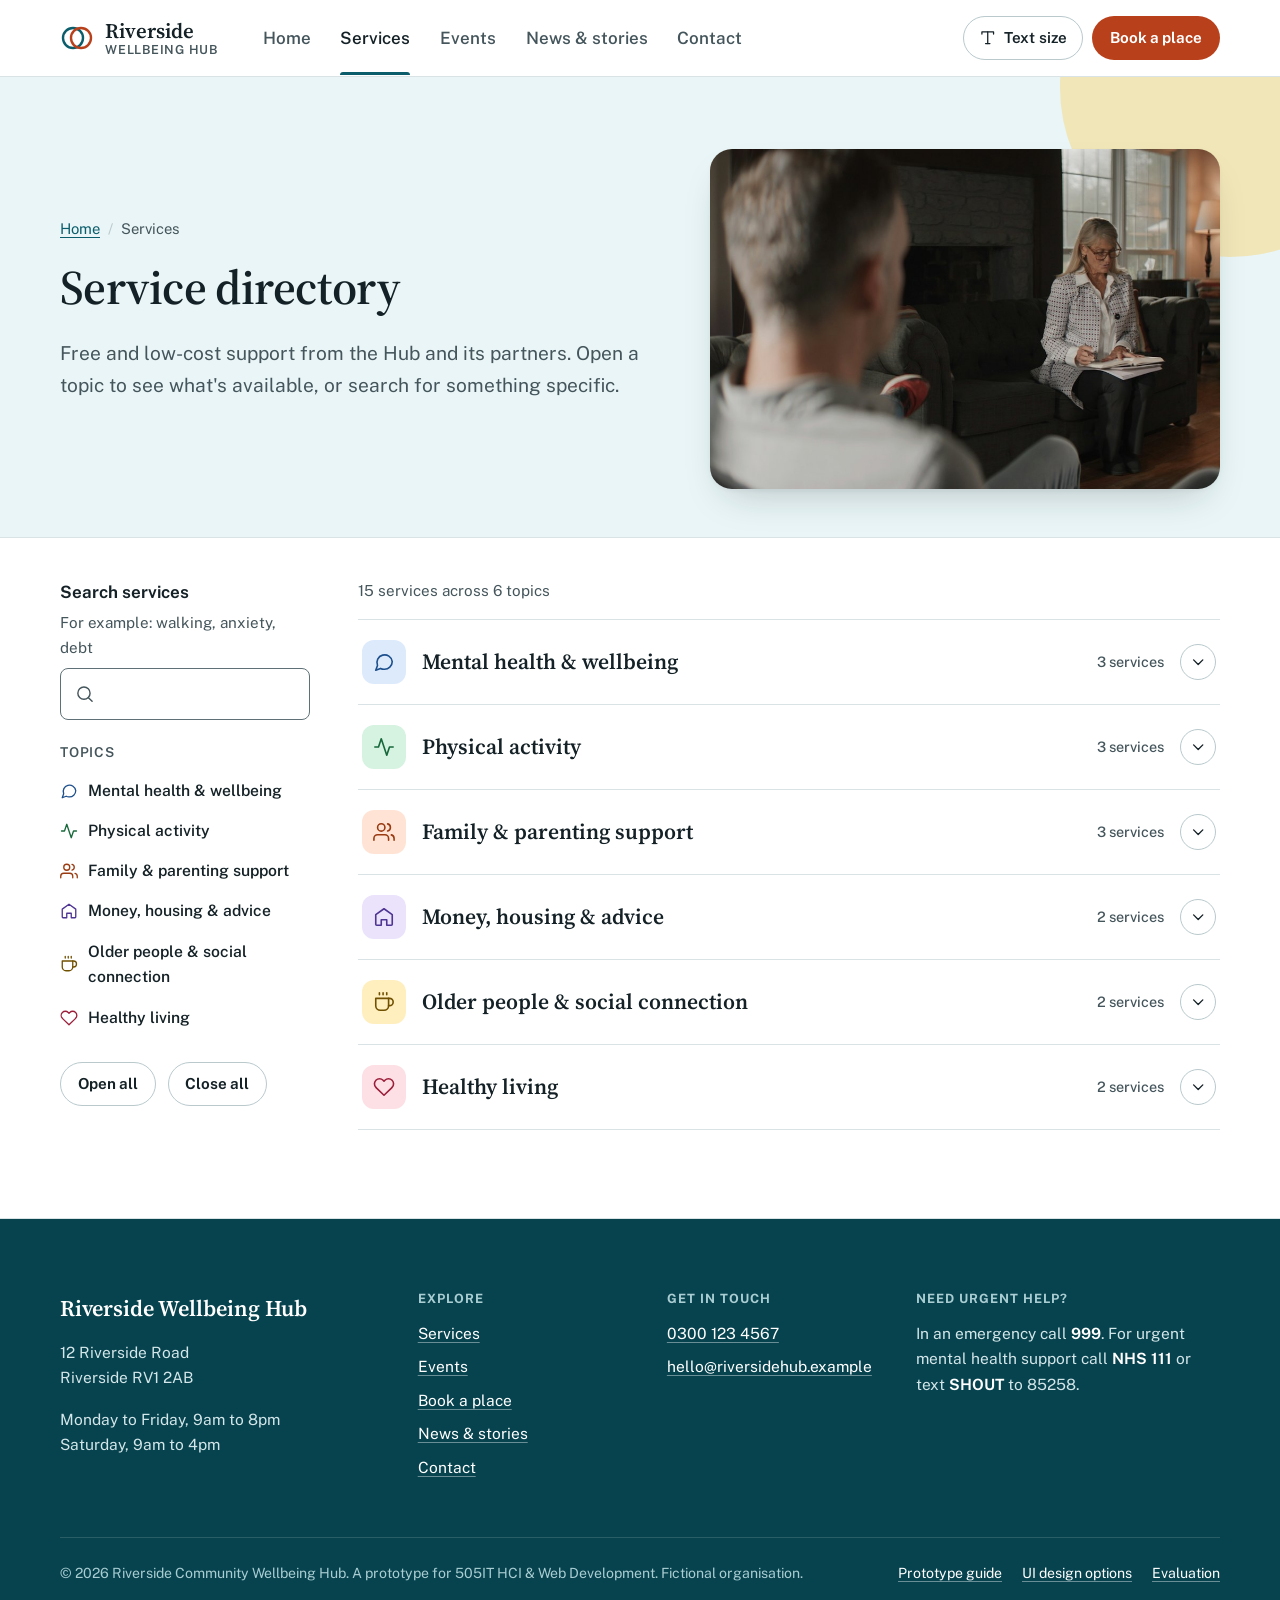
<file: services.html>
<!DOCTYPE html>
<html lang="en-GB">
<head>
  <meta charset="UTF-8">
  <meta name="viewport" content="width=device-width, initial-scale=1">
  <title>Service directory | Riverside Wellbeing Hub</title>
  <link rel="preconnect" href="https://fonts.googleapis.com">
  <link rel="preconnect" href="https://fonts.gstatic.com" crossorigin>
  <link rel="stylesheet" href="https://fonts.googleapis.com/css2?family=Public+Sans:wght@400;500;600;700&family=Source+Serif+4:opsz,wght@8..60,500;8..60,600&display=swap">
  <link rel="stylesheet" href="css/style.css">
  <script>document.documentElement.classList.add("js");</script>
</head>
<body>
  <a class="skip-link" href="#main">Skip to main content</a>
  <header class="site-header">
    <div class="container header-inner">
      <a class="brand" href="index.html">
        <svg class="brand-mark" viewBox="0 0 34 34" aria-hidden="true" focusable="false"><circle cx="13" cy="17" r="10"/><circle cx="21" cy="17" r="10"/></svg>
        <span class="brand-text"><span class="brand-name">Riverside</span><span class="brand-sub">Wellbeing Hub</span></span>
      </a>
      <button class="nav-toggle" type="button" aria-expanded="false" aria-controls="site-nav">
        <span class="nav-toggle-bars" aria-hidden="true"></span><span class="nav-toggle-label">Menu</span>
      </button>
      <div class="site-nav" id="site-nav">
        <nav aria-label="Main">
          <ul class="nav-list">
            <li><a href="index.html">Home</a></li>
            <li><a href="services.html" aria-current="page">Services</a></li>
            <li><a href="events.html">Events</a></li>
            <li><a href="news.html">News &amp; stories</a></li>
            <li><a href="contact.html">Contact</a></li>
          </ul>
        </nav>
        <div class="header-actions">
          <div class="a11y" data-a11y></div>
          <a class="btn btn-accent btn-sm" href="booking.html">Book a place</a>
        </div>
      </div>
    </div>
  </header>

  <main id="main" tabindex="-1">
    <div class="page-head">
      <div class="container page-head-grid">
        <div>
          <nav class="breadcrumb" aria-label="Breadcrumb"><ol><li><a href="index.html">Home</a></li><li aria-current="page">Services</li></ol></nav>
          <h1>Service directory</h1>
          <p class="lede">Free and low-cost support from the Hub and its partners. Open a topic to see what's available, or search for something specific.</p>
        </div>
        <figure class="page-head-img"><img src="images/mental-health.jpg" alt="A small group talking together in a comfortable living room" width="960" height="640"></figure>
      </div>
    </div>

    <section class="section section-white" style="padding-top:2.5rem">
      <div class="container directory">
        <aside class="directory-aside" aria-label="Directory tools">
          <div class="form-group">
            <label for="service-search">Search services</label>
            <span class="hint" id="search-hint">For example: walking, anxiety, debt</span>
            <div class="search-field">
              <span data-icon="search"></span>
              <input type="search" id="service-search" aria-describedby="search-hint" autocomplete="off">
            </div>
          </div>
          <h2>Topics</h2>
          <ul class="jump-list" id="jump-list"></ul>
          <div class="btn-row">
            <button type="button" class="btn btn-secondary btn-sm" id="expand-all">Open all</button>
            <button type="button" class="btn btn-secondary btn-sm" id="collapse-all">Close all</button>
          </div>
        </aside>

        <div>
          <p class="results-count" id="results-count" aria-live="polite"></p>
          <div class="accordion" id="accordion"></div>
          <div class="empty-state" id="no-results" hidden>
            <p><strong>No services match your search.</strong></p>
            <p>Try another word, or <a href="contact.html">ask our team</a> and we'll help you find support.</p>
          </div>
        </div>
      </div>
    </section>
  </main>

  <footer class="site-footer">
    <div class="container">
      <div class="footer-grid">
        <div>
          <p class="footer-name">Riverside Wellbeing Hub</p>
          <p>12 Riverside Road<br>Riverside RV1 2AB</p>
          <p>Monday to Friday, 9am to 8pm<br>Saturday, 9am to 4pm</p>
        </div>
        <nav aria-label="Footer">
          <h2 class="footer-h">Explore</h2>
          <ul>
            <li><a href="services.html">Services</a></li>
            <li><a href="events.html">Events</a></li>
            <li><a href="booking.html">Book a place</a></li>
            <li><a href="news.html">News &amp; stories</a></li>
            <li><a href="contact.html">Contact</a></li>
          </ul>
        </nav>
        <div>
          <h2 class="footer-h">Get in touch</h2>
          <ul>
            <li><a href="tel:03001234567">0300 123 4567</a></li>
            <li><a href="mailto:hello@riversidehub.example">hello@riversidehub.example</a></li>
          </ul>
        </div>
        <div class="footer-urgent">
          <h2 class="footer-h">Need urgent help?</h2>
          <p>In an emergency call <strong>999</strong>. For urgent mental health support call <strong>NHS 111</strong> or text <strong>SHOUT</strong> to 85258.</p>
        </div>
      </div>
      <div class="footer-bottom">
        <p>&copy; 2026 Riverside Community Wellbeing Hub. A prototype for 505IT HCI &amp; Web Development. Fictional organisation.</p>
        <span class="footer-links"><a href="guide.html">Prototype guide</a><a href="design-options.html">UI design options</a><a href="evaluation.html">Evaluation</a></span>
      </div>
    </div>
  </footer>

  <script src="js/data.js"></script>
  <script src="js/main.js"></script>
  <script src="js/services.js"></script>
</body>
</html>
</file>
<file: css/style.css>
/* =========================================================
   Riverside Wellbeing Hub — design system
   Type: Source Serif 4 (headings) + Public Sans (body)
   All text colours meet WCAG 2.2 AA (4.5:1) on their backgrounds
   ========================================================= */

:root {
  /* Palette: river teal + coral + sunshine. Text colours meet WCAG AA. */
  --ink: #142126;          /* 15.9:1 on white */
  --ink-2: #44555b;        /* 7.4:1 on white  */
  --paper: #f5f8f8;
  --surface: #ffffff;
  --line: #d9e3e5;
  --line-strong: #b9c9cc;
  --field: #5f7176;        /* form borders, 4.9:1 */

  --green: #0b5d6b;        /* brand teal, 7.4:1 on white */
  --green-700: #07434e;
  --green-100: #cfe9ed;
  --green-50: #e9f5f6;
  --clay: #b8411c;         /* coral for text and buttons, 5.4:1 on white, 5.1:1 on paper */
  --clay-50: #fdece4;
  --coral: #f26b3a;        /* decorative coral (shapes only, never text) */
  --sun: #ffc845;          /* sunshine yellow, always behind dark text */
  --sun-50: #fff5d4;

  --focus: #ffbf47;
  --error: #b3261e;
  --error-50: #fcefee;
  --success: #1f6b3a;
  --success-50: #ebf5ee;

  --radius: 16px;
  --radius-sm: 8px;
  --shadow-sm: 0 1px 2px rgba(20, 33, 38, .06);
  --shadow: 0 2px 4px rgba(20, 33, 38, .04), 0 18px 40px -18px rgba(20, 33, 38, .28);

  --serif: "Source Serif 4", Georgia, "Times New Roman", serif;
  --sans: "Public Sans", system-ui, -apple-system, "Segoe UI", Roboto, Arial, sans-serif;
  --max: 1200px;
  --font-scale: 1;
}

/* High-contrast preference (set from the Display menu) */
html.high-contrast {
  --ink: #000; --ink-2: #000; --paper: #fff; --surface: #fff;
  --line: #000; --line-strong: #000; --field: #000;
  --green: #000; --green-700: #000; --green-100: #fff; --green-50: #fff;
  --clay: #000; --clay-50: #fff; --shadow: none; --shadow-sm: none;
}
html.high-contrast .card, html.high-contrast .event, html.high-contrast .upcoming { border-width: 2px; }
html.high-contrast a { text-decoration: underline !important; }
html.high-contrast .cat, html.high-contrast .tile-icon { background: #fff !important; color: #000 !important; border: 1px solid #000; }

/* ---------- Base ---------- */
*, *::before, *::after { box-sizing: border-box; }
[hidden] { display: none !important; }
[id] { scroll-margin-top: 96px; }

html { font-size: calc(100% * var(--font-scale)); -webkit-text-size-adjust: 100%; }
@media (prefers-reduced-motion: no-preference) { html { scroll-behavior: smooth; } }
@media (prefers-reduced-motion: reduce) { *, *::before, *::after { transition: none !important; animation: none !important; } }

body {
  margin: 0;
  font-family: var(--sans);
  font-size: 1.0625rem;
  line-height: 1.65;
  color: var(--ink);
  background: var(--paper);
  -webkit-font-smoothing: antialiased;
}

h1, h2, h3, h4 { margin: 0 0 .5em; line-height: 1.2; color: var(--ink); }
h1, h2 { font-family: var(--serif); font-weight: 600; letter-spacing: -.012em; }
h1 { font-size: clamp(2rem, 4.2vw, 3rem); line-height: 1.1; }
h1, h2, h3 { text-wrap: balance; }
p, li, dd { text-wrap: pretty; }
h2 { font-size: clamp(1.6rem, 3vw, 2.15rem); }
h3 { font-size: 1.125rem; font-weight: 650; }
h4 { font-size: 1rem; font-weight: 650; }
p { margin: 0 0 1em; }
a { color: var(--green); text-decoration-thickness: 1px; text-underline-offset: .2em; }
a:hover { color: var(--green-700); text-decoration-thickness: 2px; }
img, svg { display: block; max-width: 100%; }
img { height: auto; }
strong { font-weight: 650; }

:focus-visible {
  outline: 3px solid var(--focus);
  outline-offset: 2px;
  box-shadow: 0 0 0 5px var(--ink);
  border-radius: 4px;
}

.container { width: 100%; max-width: var(--max); margin: 0 auto; padding: 0 1.25rem; }
.narrow { max-width: 760px; }
.visually-hidden {
  position: absolute !important; width: 1px; height: 1px; padding: 0; margin: -1px;
  overflow: hidden; clip: rect(0 0 0 0); white-space: nowrap; border: 0;
}
.icon { width: 1.15em; height: 1.15em; flex-shrink: 0; }
.lede { font-size: 1.2rem; color: var(--ink-2); max-width: 40rem; }
.muted { color: var(--ink-2); }

.skip-link {
  position: absolute; left: 1rem; top: -100px; z-index: 1000;
  background: var(--focus); color: #0b0c0c; padding: .75rem 1rem; font-weight: 700;
}
.skip-link:focus { top: 0; }

/* ---------- Header ---------- */
.site-header {
  position: sticky; top: 0; z-index: 100;
  background: var(--surface);
  border-bottom: 1px solid var(--line);
}
.header-inner { display: flex; align-items: center; gap: 2rem; min-height: 76px; }

.brand { display: flex; align-items: center; gap: .7rem; text-decoration: none; color: var(--ink); flex-shrink: 0; }
.brand:hover { color: var(--ink); }
.brand-mark { width: 34px; height: 34px; }
.brand-mark circle { fill: none; stroke: var(--green); stroke-width: 2.4; }
.brand-mark circle + circle { stroke: var(--clay); }
.brand-text { display: flex; flex-direction: column; line-height: 1.1; }
.brand-name { font-family: var(--serif); font-weight: 600; font-size: 1.3rem; }
.brand-sub { font-size: .78rem; letter-spacing: .06em; text-transform: uppercase; color: var(--ink-2); font-weight: 600; }

.site-nav { display: flex; align-items: center; justify-content: space-between; flex: 1; gap: 1.5rem; }
.nav-list { list-style: none; margin: 0; padding: 0; display: flex; gap: .25rem; }
.nav-list a {
  display: block; padding: .5rem .8rem; text-decoration: none; color: var(--ink-2);
  font-weight: 550; border-radius: var(--radius-sm); position: relative;
}
.nav-list a:hover { color: var(--ink); background: var(--green-50); }
.nav-list a[aria-current="page"] { color: var(--ink); }
.nav-list a[aria-current="page"]::after {
  content: ""; position: absolute; left: .8rem; right: .8rem; bottom: -.95rem; height: 3px;
  background: var(--green); border-radius: 3px 3px 0 0;
}
.header-actions { display: flex; align-items: center; gap: .6rem; }

.nav-toggle {
  display: none; margin-left: auto; align-items: center; gap: .55rem;
  background: none; border: 1px solid var(--line-strong); border-radius: 999px;
  padding: .55rem 1rem; font: inherit; font-weight: 600; color: var(--ink); cursor: pointer; min-height: 44px;
}
.nav-toggle-bars, .nav-toggle-bars::before, .nav-toggle-bars::after {
  display: block; width: 18px; height: 2px; background: currentColor; border-radius: 2px; position: relative; transition: transform .2s;
}
.nav-toggle-bars::before, .nav-toggle-bars::after { content: ""; position: absolute; left: 0; }
.nav-toggle-bars::before { top: -6px; }
.nav-toggle-bars::after { top: 6px; }
.nav-toggle[aria-expanded="true"] .nav-toggle-bars { background: transparent; }
.nav-toggle[aria-expanded="true"] .nav-toggle-bars::before { transform: translateY(6px) rotate(45deg); }
.nav-toggle[aria-expanded="true"] .nav-toggle-bars::after { transform: translateY(-6px) rotate(-45deg); }

/* Display (accessibility) menu */
.a11y { position: relative; }
html:not(.js) .a11y { display: none; }
.a11y-toggle {
  display: inline-flex; align-items: center; gap: .45rem; min-height: 44px;
  background: none; border: 1px solid var(--line-strong); border-radius: 999px;
  padding: .45rem .95rem; font: inherit; font-size: .95rem; font-weight: 600; color: var(--ink); cursor: pointer;
}
.a11y-toggle:hover, .a11y-toggle[aria-expanded="true"] { background: var(--green-50); border-color: var(--green); }
.a11y-panel {
  position: absolute; right: 0; top: calc(100% + .6rem); width: 290px; z-index: 200;
  background: var(--surface); border: 1px solid var(--line); border-radius: var(--radius);
  box-shadow: var(--shadow); padding: 1.1rem 1.2rem 1.2rem;
}
.a11y-panel h2 { font-family: var(--sans); font-size: 1rem; font-weight: 700; margin-bottom: .9rem; }
.a11y-panel fieldset { border: 0; padding: 0; margin: 0 0 1.1rem; }
.a11y-panel legend { font-size: .9rem; color: var(--ink-2); font-weight: 600; margin-bottom: .45rem; }
.seg { display: grid; grid-template-columns: repeat(3, 1fr); border: 1px solid var(--line-strong); border-radius: 10px; padding: 3px; gap: 3px; }
.seg button {
  border: 0; background: none; border-radius: 7px; padding: .45rem 0; font: inherit; color: var(--ink);
  cursor: pointer; min-height: 40px; font-weight: 600;
}
.seg button:nth-child(1) { font-size: .9rem; }
.seg button:nth-child(2) { font-size: 1.05rem; }
.seg button:nth-child(3) { font-size: 1.2rem; }
.seg button[aria-pressed="true"] { background: var(--green); color: #fff; }
.switch-row { display: flex; align-items: center; justify-content: space-between; gap: 1rem; font-weight: 600; }
.switch {
  width: 50px; height: 30px; border-radius: 999px; border: 2px solid var(--field); background: var(--surface);
  position: relative; cursor: pointer; flex-shrink: 0; padding: 0;
}
.switch::after {
  content: ""; position: absolute; top: 3px; left: 3px; width: 20px; height: 20px; border-radius: 50%;
  background: var(--field); transition: transform .15s;
}
.switch[aria-checked="true"] { background: var(--green); border-color: var(--green); }
.switch[aria-checked="true"]::after { transform: translateX(20px); background: #fff; }

@media (max-width: 1000px) {
  .js .nav-toggle { display: inline-flex; }
  .header-inner { gap: 1rem; flex-wrap: wrap; }
  .js .site-nav { display: none; }
  .site-nav {
    flex-basis: 100%; flex-direction: column; align-items: stretch; gap: 1rem;
    padding: .5rem 0 1.25rem;
  }
  .js .site-nav.open { display: flex; }
  .nav-list { flex-direction: column; gap: 0; }
  .nav-list a { padding: .9rem .25rem; border-bottom: 1px solid var(--line); border-radius: 0; font-size: 1.1rem; color: var(--ink); }
  .nav-list a[aria-current="page"] { font-weight: 700; }
  .nav-list a[aria-current="page"] { color: var(--green); }
  .nav-list a[aria-current="page"]::after { display: none; }
  .header-actions { justify-content: space-between; }
  .a11y-panel { left: 0; right: auto; }
}
@media (max-width: 1000px) { html:not(.js) .site-nav { padding-top: 0; } }

/* ---------- Buttons ---------- */
.btn {
  display: inline-flex; align-items: center; justify-content: center; gap: .5rem;
  min-height: 48px; padding: .7rem 1.35rem; border-radius: 999px; border: 1.5px solid transparent;
  font: inherit; font-weight: 650; line-height: 1.2; text-decoration: none; cursor: pointer;
  transition: background-color .15s, border-color .15s, color .15s;
}
.btn .icon { width: 1.05em; height: 1.05em; }
.btn-primary { background: var(--green); color: #fff; }
.btn-primary:hover { background: var(--green-700); color: #fff; }
.btn-accent { background: var(--clay); color: #fff; }
.btn-accent:hover { background: #993414; color: #fff; }
.btn-light { background: #fff; color: var(--ink); }
.btn-light:hover { background: var(--sun); color: var(--ink); }
.btn-outline-light { background: transparent; color: #fff; border-color: rgba(255,255,255,.8); }
.btn-outline-light:hover { background: #fff; color: var(--ink); }
.btn-secondary { background: var(--surface); color: var(--ink); border-color: var(--line-strong); }
.btn-secondary:hover { border-color: var(--ink); color: var(--ink); }
.btn-ghost { background: none; color: var(--green); padding-left: .25rem; padding-right: .25rem; }
.btn-ghost:hover { color: var(--green-700); text-decoration: underline; }
.btn-sm { min-height: 44px; padding: .5rem 1.05rem; font-size: .95rem; }
.btn[aria-disabled="true"], .btn:disabled { background: var(--paper); color: var(--ink-2); border-color: var(--line); cursor: not-allowed; }
.btn-row { display: flex; gap: .75rem; flex-wrap: wrap; align-items: center; }
.link-arrow { display: inline-flex; align-items: center; gap: .35rem; font-weight: 650; text-decoration: none; }
.link-arrow:hover { text-decoration: underline; }
.link-arrow .icon { transition: transform .15s; }
.link-arrow:hover .icon { transform: translateX(3px); }

/* ---------- Layout sections ---------- */
.section { padding: clamp(3rem, 7vw, 5.5rem) 0; }
.section-white { background: var(--surface); border-top: 1px solid var(--line); border-bottom: 1px solid var(--line); }
.section-head { display: flex; justify-content: space-between; align-items: end; gap: 1rem 2rem; flex-wrap: wrap; margin-bottom: 2rem; }
.section-head h2 { margin: 0; }
.section-head p { margin: .5rem 0 0; color: var(--ink-2); max-width: 36rem; }

.page-head { padding: clamp(2.5rem, 6vw, 4.5rem) 0 clamp(2rem, 4vw, 3rem); background: var(--green-50); position: relative; overflow: hidden; }
.page-head::before { content: ""; position: absolute; width: 340px; height: 340px; border-radius: 50%; background: var(--sun); opacity: .35; right: -120px; top: -160px; }
.page-head .container { position: relative; }
.page-head-grid { display: grid; grid-template-columns: 1.15fr 1fr; gap: clamp(2rem, 5vw, 4rem); align-items: center; }
.page-head-img { margin: 0; border-radius: 22px; overflow: hidden; aspect-ratio: 3 / 2; box-shadow: var(--shadow); }
.page-head-img img { width: 100%; height: 100%; object-fit: cover; }
@media (max-width: 820px) { .page-head-grid { grid-template-columns: 1fr; } .page-head-img { aspect-ratio: 16 / 9; } }
.page-head h1 { max-width: 18ch; }
.breadcrumb ol { list-style: none; padding: 0; margin: 0 0 1.25rem; display: flex; flex-wrap: wrap; gap: .5rem; font-size: .925rem; color: var(--ink-2); }
.breadcrumb li + li::before { content: "/"; margin-right: .5rem; color: var(--line-strong); }

/* ---------- Home hero ---------- */
.hero { padding: clamp(3rem, 8vw, 6rem) 0 clamp(3rem, 6vw, 4.5rem); }
.hero-grid { display: grid; grid-template-columns: 1.25fr 1fr; gap: clamp(2rem, 5vw, 4.5rem); align-items: center; }
.hero h1 { max-width: 15ch; }
.hero .btn-row { margin-top: 2rem; }
.hero-note { margin-top: 1.75rem; font-size: .95rem; color: var(--ink-2); display: flex; align-items: center; gap: .5rem; }
.hero-note .icon { color: var(--green); }
@media (max-width: 880px) { .hero-grid { grid-template-columns: 1fr; } }

.upcoming { background: var(--surface); border: 1px solid var(--line); border-radius: var(--radius); padding: 1.5rem 1.5rem .5rem; }
.upcoming-head { display: flex; justify-content: space-between; align-items: baseline; margin-bottom: .5rem; }
.upcoming-head h2 { font-family: var(--sans); font-size: 1rem; font-weight: 700; margin: 0; }
.upcoming-list { list-style: none; margin: 0; padding: 0; }
.upcoming-list li { border-top: 1px solid var(--line); }
.upcoming-list li:first-child { border-top: 0; }
.upcoming-list a { display: grid; grid-template-columns: 54px 1fr; gap: 1rem; padding: .95rem 0; text-decoration: none; color: var(--ink); align-items: center; }
.upcoming-list a:hover .up-title { text-decoration: underline; }
.up-date { text-align: center; border: 1px solid var(--line); border-radius: 10px; padding: .3rem 0; line-height: 1.1; }
.up-date b { display: block; font-family: var(--serif); font-size: 1.35rem; font-weight: 600; }
.up-date span { font-size: .72rem; text-transform: uppercase; letter-spacing: .06em; color: var(--ink-2); font-weight: 600; }
.up-title { font-weight: 650; display: block; line-height: 1.35; }
.up-meta { font-size: .9rem; color: var(--ink-2); }

/* ---------- Topic list ---------- */
.topics { list-style: none; margin: 0; padding: 0; display: grid; grid-template-columns: 1fr 1fr; column-gap: 3rem; }
@media (max-width: 760px) { .topics { grid-template-columns: 1fr; } }
.topic { position: relative; display: grid; grid-template-columns: 44px 1fr 24px; gap: 0 1rem; align-items: start; padding: 1.4rem 0; border-top: 1px solid var(--line); }
.topic h3 { margin: .45rem 0 .3rem; font-size: 1.15rem; }
.topic h3 a { color: var(--ink); text-decoration: none; }
.topic h3 a::after { content: ""; position: absolute; inset: 0; }
.topic:hover h3 a { text-decoration: underline; text-underline-offset: .2em; }
.topic h3 a:focus-visible { outline: none; box-shadow: none; }
.topic:focus-within { outline: 3px solid var(--focus); outline-offset: 4px; border-radius: 4px; }
.topic p { margin: 0; color: var(--ink-2); font-size: .98rem; max-width: 34rem; }
.topic-count { display: block; margin-top: .4rem; font-size: .9rem; color: var(--ink-2); }
.topic-arrow { margin-top: .55rem; color: var(--green); transition: transform .15s; }
.topic:hover .topic-arrow { transform: translateX(3px); }
.tile-icon {
  width: 44px; height: 44px; border-radius: 12px; display: grid; place-items: center;
  background: var(--tint, var(--green-100)); color: var(--tint-ink, var(--green));
}
.tile-icon .icon { width: 22px; height: 22px; }

/* Category pill */
.cat {
  display: inline-flex; align-items: center; gap: .4rem; font-size: .82rem; font-weight: 650;
  padding: .2rem .65rem .2rem .5rem; border-radius: 999px;
  background: var(--tint, var(--green-100)); color: var(--tint-ink, var(--green));
}
.cat .icon { width: 14px; height: 14px; }
.badge { display: inline-block; font-size: .78rem; font-weight: 700; letter-spacing: .05em; text-transform: uppercase; color: var(--clay); }

/* ---------- Help band ---------- */
.help-band {
  background: var(--sun); color: var(--ink); border-radius: calc(var(--radius) + 6px);
  padding: clamp(2rem, 5vw, 3.25rem); display: grid; grid-template-columns: 1.4fr 1fr; gap: 2rem; align-items: center;
}
.help-band h2 { color: var(--ink); margin-bottom: .4rem; }
.help-band p { color: var(--ink); margin: 0; max-width: 34rem; }
.help-band a { color: var(--ink); }
.help-actions { display: flex; flex-direction: column; gap: .75rem; align-items: flex-start; }
.help-phone { display: flex; align-items: center; gap: .6rem; font-family: var(--serif); font-size: 1.6rem; font-weight: 600; text-decoration: none; }
.help-phone:hover { text-decoration: underline; color: var(--ink); }
.btn-on-dark { background: var(--ink); color: #fff; }
.btn-on-dark:hover { background: var(--green-700); color: #fff; }
@media (max-width: 760px) { .help-band { grid-template-columns: 1fr; } }

/* ---------- Stories / news ---------- */
.feature-story {
  display: grid; grid-template-columns: 1.1fr 1fr; gap: clamp(1.5rem, 4vw, 3.5rem); align-items: center;
  background: var(--surface); border: 1px solid var(--line); border-radius: var(--radius); padding: clamp(1.5rem, 4vw, 3rem);
}
@media (max-width: 820px) { .feature-story { grid-template-columns: 1fr; } }
.pull-quote { margin: 0; font-family: var(--serif); font-size: clamp(1.45rem, 2.8vw, 2rem); line-height: 1.3; font-weight: 500; color: var(--ink); }
.pull-quote::before { content: "\201C"; display: block; font-size: 3.5rem; line-height: .6; color: var(--clay); margin-bottom: .4rem; }
.pull-quote footer { margin-top: 1rem; font-family: var(--sans); font-size: .95rem; font-weight: 600; color: var(--ink-2); }
.feature-story h2, .feature-story h3 { font-size: 1.35rem; font-family: var(--serif); }

.article-list { list-style: none; margin: 0; padding: 0; border-top: 1px solid var(--line); }
.article-row { display: grid; grid-template-columns: 150px 1fr auto; gap: 1.5rem; padding: 1.6rem 0; border-bottom: 1px solid var(--line); align-items: start; }
.article-row time { color: var(--ink-2); font-size: .95rem; padding-top: .2rem; }
.article-row h3 { font-family: var(--serif); font-weight: 600; font-size: 1.3rem; margin: .2rem 0 .4rem; }
.article-row p { margin: 0; color: var(--ink-2); }
.article-row .btn { align-self: center; }
@media (max-width: 700px) {
  .article-row { grid-template-columns: 1fr; gap: .4rem; }
  .article-row .btn { justify-self: start; margin-top: .5rem; }
}

.news-cards { display: grid; grid-template-columns: repeat(2, 1fr); gap: 1rem; }
@media (max-width: 700px) { .news-cards { grid-template-columns: 1fr; } }
.news-card { background: var(--surface); border: 1px solid var(--line); border-radius: var(--radius); padding: 1.5rem; display: flex; flex-direction: column; gap: .35rem; position: relative; }
.news-card:hover { border-color: var(--line-strong); }
.news-card h3 { font-family: var(--serif); font-weight: 600; font-size: 1.2rem; margin: .1rem 0 .2rem; }
.news-card h3 a { color: var(--ink); text-decoration: none; }
.news-card h3 a::after { content: ""; position: absolute; inset: 0; }
.news-card h3 a:hover { text-decoration: underline; }
.news-card:focus-within { box-shadow: 0 0 0 3px var(--focus), 0 0 0 5px var(--ink); }
.news-card h3 a:focus-visible { outline: none; box-shadow: none; }
.news-card p { margin: 0; color: var(--ink-2); font-size: .98rem; }
.news-card time { font-size: .9rem; color: var(--ink-2); margin-top: auto; padding-top: .5rem; }

/* Key facts (practical info rather than vanity metrics) */
.about-grid { display: grid; grid-template-columns: 1fr 1fr; gap: clamp(2rem, 5vw, 4rem); align-items: start; }
@media (max-width: 820px) { .about-grid { grid-template-columns: 1fr; } }
.key-facts { margin: 0; border-top: 1px solid var(--line); }
.key-facts div { display: grid; grid-template-columns: 9rem 1fr; gap: 1rem; padding: 1rem 0; border-bottom: 1px solid var(--line); }
.key-facts dt { font-weight: 650; }
.key-facts dd { margin: 0; color: var(--ink-2); }
@media (max-width: 480px) { .key-facts div { grid-template-columns: 1fr; gap: .2rem; } }

/* ---------- Cards (generic) ---------- */
.card { background: var(--surface); border: 1px solid var(--line); border-radius: var(--radius); padding: 1.5rem; }
.card-shadow { box-shadow: var(--shadow); }

/* ---------- Forms ---------- */
.form-group { margin-bottom: 1.5rem; }
label, legend { display: block; font-weight: 650; margin-bottom: .35rem; }
.optional { font-weight: 400; color: var(--ink-2); }
.hint { display: block; font-size: .95rem; color: var(--ink-2); margin: -.1rem 0 .5rem; font-weight: 400; }
input[type="text"], input[type="email"], input[type="tel"], input[type="search"], select, textarea {
  width: 100%; min-height: 50px; padding: .7rem .9rem; font: inherit; color: var(--ink);
  background: var(--surface); border: 1.5px solid var(--field); border-radius: var(--radius-sm);
  transition: border-color .15s, box-shadow .15s;
}
select {
  appearance: none; -webkit-appearance: none; padding-right: 2.6rem;
  background-image: url("data:image/svg+xml,%3Csvg xmlns='http://www.w3.org/2000/svg' viewBox='0 0 24 24' fill='none' stroke='%231b1f1c' stroke-width='2' stroke-linecap='round' stroke-linejoin='round'%3E%3Cpolyline points='6 9 12 15 18 9'/%3E%3C/svg%3E");
  background-repeat: no-repeat; background-position: right .8rem center; background-size: 18px;
}
textarea { min-height: 140px; resize: vertical; }
input:hover, select:hover, textarea:hover { border-color: var(--ink); }
input:focus-visible, select:focus-visible, textarea:focus-visible { border-color: var(--ink); }
.input-narrow { max-width: 12rem; }
fieldset { border: 0; padding: 0; margin: 0 0 1.5rem; min-width: 0; }
.choice { display: flex; align-items: flex-start; gap: .75rem; margin-bottom: .6rem; font-weight: 400; cursor: pointer; }
.choice input { width: 24px; height: 24px; margin: .05rem 0 0; accent-color: var(--green); flex-shrink: 0; }
.field-error { display: none; color: var(--error); font-weight: 650; font-size: .95rem; margin: .1rem 0 .5rem; }
.has-error { border-left: 4px solid var(--error); padding-left: 1rem; }
.has-error .field-error { display: block; }
.has-error input, .has-error select, .has-error textarea { border-color: var(--error); border-width: 2px; }

.error-summary { display: none; border: 2px solid var(--error); background: var(--error-50); border-radius: var(--radius-sm); padding: 1.1rem 1.25rem; margin-bottom: 1.75rem; }
.error-summary.show { display: block; }
.error-summary h2 { font-family: var(--sans); font-size: 1.1rem; font-weight: 700; color: var(--error); margin-bottom: .4rem; }
.error-summary ul { margin: 0; padding-left: 1.2rem; }
.error-summary a { color: var(--error); font-weight: 650; }

.notice { display: flex; gap: .9rem; padding: 1.1rem 1.25rem; border-radius: var(--radius-sm); background: var(--green-50); border: 1px solid var(--green-100); }
.notice .icon { width: 22px; height: 22px; color: var(--green); margin-top: .15rem; }
.notice p:last-child { margin: 0; }
.notice-urgent { background: var(--error-50); border-color: #f1cfcc; }
.notice-urgent .icon { color: var(--error); }
.notice h2 { font-family: var(--sans); font-size: 1.05rem; font-weight: 700; margin-bottom: .25rem; }

/* ---------- Filters ---------- */
.filters { display: flex; flex-wrap: wrap; gap: .5rem; margin-bottom: 2rem; }
.chip {
  display: inline-flex; align-items: center; gap: .45rem; min-height: 42px; padding: .4rem 1rem;
  background: var(--surface); color: var(--ink); border: 1px solid var(--line-strong); border-radius: 999px;
  font: inherit; font-size: .95rem; font-weight: 600; cursor: pointer;
}
.chip .icon { width: 16px; height: 16px; color: var(--tint-ink, var(--ink-2)); }
.chip:hover { border-color: var(--ink); }
.chip[aria-pressed="true"] { background: var(--ink); border-color: var(--ink); color: #fff; }
.chip[aria-pressed="true"] .icon { color: #fff; }
.results-count { color: var(--ink-2); font-size: .95rem; margin: 0 0 1rem; }

.search-field { position: relative; }
.search-field .icon { position: absolute; left: .95rem; top: 50%; transform: translateY(-50%); color: var(--ink-2); pointer-events: none; }
.search-field input { padding-left: 2.8rem; }

/* ---------- Service directory (accordion) ---------- */
.directory { display: grid; grid-template-columns: 250px 1fr; gap: 3rem; align-items: start; }
@media (max-width: 900px) { .directory { grid-template-columns: 1fr; gap: 1.5rem; } .directory-aside { position: static !important; } }
.directory-aside { position: sticky; top: 100px; }
.directory-aside h2 { font-family: var(--sans); font-size: .85rem; letter-spacing: .06em; text-transform: uppercase; color: var(--ink-2); margin-bottom: .6rem; }
.jump-list { list-style: none; margin: 0 0 1.5rem; padding: 0; }
.jump-list a { display: flex; align-items: center; gap: .6rem; padding: .45rem 0; text-decoration: none; color: var(--ink); font-weight: 550; font-size: .98rem; }
.jump-list a:hover { color: var(--green); text-decoration: underline; }
.jump-list .icon { color: var(--tint-ink); width: 18px; height: 18px; }
@media (max-width: 900px) { .jump-list, .directory-aside h2 { display: none; } }

.accordion { border-top: 1px solid var(--line); }
.acc-item { border-bottom: 1px solid var(--line); }
.acc-item h2 { margin: 0; font-family: var(--sans); font-size: 1rem; }
.acc-trigger {
  width: 100%; display: flex; align-items: center; gap: 1rem; padding: 1.25rem .25rem;
  background: none; border: 0; font: inherit; color: var(--ink); cursor: pointer; text-align: left;
}
.acc-trigger:hover .acc-title { text-decoration: underline; text-underline-offset: .2em; }
.acc-title { flex: 1; font-family: var(--serif); font-size: 1.35rem; font-weight: 600; line-height: 1.25; }
.acc-count { font-size: .9rem; color: var(--ink-2); font-weight: 500; white-space: nowrap; }
.acc-chev { width: 36px; height: 36px; border-radius: 50%; border: 1px solid var(--line-strong); display: grid; place-items: center; flex-shrink: 0; transition: transform .2s, background .15s; }
.acc-trigger[aria-expanded="true"] .acc-chev { transform: rotate(180deg); background: var(--ink); color: #fff; border-color: var(--ink); }
.acc-panel { padding: 0 .25rem 1.75rem; }
.acc-panel > p { color: var(--ink-2); max-width: 44rem; }
@media (max-width: 520px) { .acc-count { display: none; } .acc-title { font-size: 1.2rem; } }

.service-list { list-style: none; margin: 0; padding: 0; display: grid; gap: .75rem; }
.service { background: var(--surface); border: 1px solid var(--line); border-radius: 12px; padding: 1.25rem 1.4rem; }
.service h3 { margin: 0 0 .25rem; font-size: 1.1rem; }
.service p { margin: 0 0 .75rem; color: var(--ink-2); }
.facts { display: flex; flex-wrap: wrap; gap: .5rem 1.5rem; margin: 0; padding: 0; list-style: none; font-size: .93rem; color: var(--ink); }
.facts li { display: flex; align-items: center; gap: .4rem; }
.facts .icon { width: 16px; height: 16px; color: var(--ink-2); }

.empty-state { text-align: center; padding: 2.5rem 1.5rem; border: 1.5px dashed var(--line-strong); border-radius: var(--radius); color: var(--ink-2); background: var(--surface); }
.empty-state p:last-child { margin: 0; }

/* ---------- Events ---------- */
.events-layout { display: grid; grid-template-columns: 340px 1fr; gap: 2.5rem; align-items: start; }
@media (max-width: 960px) { .events-layout { grid-template-columns: 1fr; } }
.events-aside { position: sticky; top: 100px; }
@media (max-width: 960px) { .events-aside { position: static; } }

.calendar { background: var(--surface); border: 1px solid var(--line); border-radius: var(--radius); padding: 1.1rem; }
.cal-head { display: flex; align-items: center; justify-content: space-between; margin-bottom: .6rem; }
.cal-head h2 { font-family: var(--sans); font-size: 1.05rem; font-weight: 700; margin: 0; }
.cal-nav { width: 40px; height: 40px; border-radius: 50%; border: 1px solid var(--line-strong); background: var(--surface); color: var(--ink); cursor: pointer; display: grid; place-items: center; }
.cal-nav:hover { border-color: var(--ink); }
.cal-nav:disabled { opacity: .35; cursor: default; }
.cal-grid { width: 100%; border-collapse: collapse; table-layout: fixed; }
.cal-grid th { font-size: .75rem; font-weight: 650; color: var(--ink-2); padding: .4rem 0; text-transform: uppercase; letter-spacing: .04em; }
.cal-grid td { padding: 2px; text-align: center; }
.cal-day {
  width: 100%; aspect-ratio: 1; min-height: 38px; border: 0; border-radius: 50%; background: none;
  font: inherit; font-size: .95rem; color: var(--ink); cursor: pointer; position: relative; font-variant-numeric: tabular-nums;
}
.cal-day:hover:not(:disabled) { background: var(--green-50); }
.cal-day:disabled { color: #a3a8a4; cursor: default; }
.cal-day.has-events { font-weight: 700; }
.cal-day.has-events::after { content: ""; position: absolute; left: 50%; bottom: 14%; width: 5px; height: 5px; margin-left: -2.5px; border-radius: 50%; background: var(--clay); }
.cal-day.today { box-shadow: inset 0 0 0 1.5px var(--ink); }
.cal-day[aria-pressed="true"] { background: var(--green); color: #fff; }
.cal-day[aria-pressed="true"]::after { background: #fff; }
.cal-legend { display: flex; gap: 1.1rem; font-size: .85rem; color: var(--ink-2); margin-top: .75rem; padding-top: .75rem; border-top: 1px solid var(--line); }
.cal-legend span { display: inline-flex; align-items: center; gap: .4rem; }
.dot { width: 6px; height: 6px; border-radius: 50%; background: var(--clay); display: inline-block; }
.ring { width: 14px; height: 14px; border-radius: 50%; box-shadow: inset 0 0 0 1.5px var(--ink); display: inline-block; }

.list-head { display: flex; justify-content: space-between; align-items: baseline; gap: 1rem; flex-wrap: wrap; margin-bottom: 1rem; }
.list-head h2 { font-size: 1.5rem; margin: 0; }

.event-list { display: grid; gap: .9rem; }
.event {
  display: grid; grid-template-columns: 68px 1fr auto; gap: 1.25rem; align-items: start;
  background: var(--surface); border: 1px solid var(--line); border-radius: var(--radius); padding: 1.35rem;
}
.event:hover { border-color: var(--line-strong); }
.event-date { text-align: center; border-radius: 12px; background: var(--tint, var(--green-50)); color: var(--tint-ink, var(--ink)); padding: .5rem 0 .55rem; line-height: 1.1; }
.event-date .dow { display: block; font-size: .72rem; text-transform: uppercase; letter-spacing: .06em; font-weight: 650; }
.event-date .day { display: block; font-family: var(--serif); font-size: 1.75rem; font-weight: 600; margin: .1rem 0; }
.event-date .mon { display: block; font-size: .78rem; font-weight: 650; text-transform: uppercase; letter-spacing: .06em; }
.event-main h3 { font-size: 1.15rem; margin: .45rem 0 .3rem; }
.event-main p { color: var(--ink-2); margin: 0 0 .7rem; font-size: .98rem; }
.event-side { display: flex; flex-direction: column; align-items: flex-end; gap: .6rem; text-align: right; min-width: 150px; }
.availability { font-size: .9rem; color: var(--ink-2); }
.availability.low { color: var(--clay); font-weight: 650; }
.availability.full { color: var(--ink-2); font-weight: 650; }
@media (max-width: 640px) {
  .event { grid-template-columns: 56px 1fr; gap: 1rem; padding: 1.1rem; }
  .event-side { grid-column: 1 / -1; flex-direction: row; justify-content: space-between; align-items: center; text-align: left; min-width: 0; padding-top: .9rem; border-top: 1px solid var(--line); }
  .event-date .day { font-size: 1.45rem; }
}

/* ---------- Booking wizard ---------- */
.wizard { max-width: 760px; }
.progress { margin-bottom: 2rem; }
.progress-label { display: flex; justify-content: space-between; font-size: .95rem; margin-bottom: .6rem; }
.progress-label strong { font-weight: 700; }
.progress-label span { color: var(--ink-2); }
.progress-track { display: grid; grid-template-columns: repeat(4, 1fr); gap: 6px; list-style: none; margin: 0; padding: 0; }
.progress-track li { height: 6px; border-radius: 6px; background: var(--line); }
.progress-track li.done, .progress-track li.current { background: var(--green); }
.progress-steps { display: grid; grid-template-columns: repeat(4, 1fr); gap: 6px; list-style: none; margin: .5rem 0 0; padding: 0; font-size: .85rem; color: var(--ink-2); }
.progress-steps li.current { color: var(--ink); font-weight: 700; }
@media (max-width: 560px) { .progress-steps { display: none; } }

.step-panel { background: var(--surface); border: 1px solid var(--line); border-radius: var(--radius); padding: clamp(1.4rem, 4vw, 2.5rem); }
.step-panel > h2 { font-size: 1.65rem; margin-bottom: 1.5rem; }
.step-panel > h2:focus { outline: none; }
.step-actions { display: flex; gap: .75rem; justify-content: space-between; margin-top: 1.5rem; flex-wrap: wrap; }
.step-actions .btn-primary { margin-left: auto; }

.option-list { display: grid; gap: .6rem; }
.option-card { display: flex; gap: .9rem; align-items: flex-start; border: 1.5px solid var(--line-strong); border-radius: 12px; padding: 1rem 1.1rem; cursor: pointer; font-weight: 400; margin: 0; background: var(--surface); }
.option-card:hover { border-color: var(--ink); }
.option-card:has(input:checked) { border-color: var(--green); box-shadow: inset 0 0 0 1px var(--green); background: var(--green-50); }
.option-card:has(input:disabled) { opacity: .6; cursor: not-allowed; }
.option-card input { width: 22px; height: 22px; margin-top: .15rem; accent-color: var(--green); flex-shrink: 0; }
.option-card strong { display: block; font-weight: 650; }
.option-card .opt-meta { font-size: .92rem; color: var(--ink-2); }

.summary-list { margin: 0 0 1.5rem; border-top: 1px solid var(--line); }
.summary-row { display: grid; grid-template-columns: 160px 1fr auto; gap: 1rem; padding: .85rem 0; border-bottom: 1px solid var(--line); align-items: baseline; }
.summary-row dt { font-weight: 650; }
.summary-row dd { margin: 0; }
.link-btn { background: none; border: 0; padding: 0; font: inherit; color: var(--green); text-decoration: underline; text-underline-offset: .2em; cursor: pointer; }
@media (max-width: 560px) { .summary-row { grid-template-columns: 1fr auto; } .summary-row dd { grid-column: 1 / -1; grid-row: 2; } }

.confirm-mark { width: 56px; height: 56px; border-radius: 50%; background: var(--success-50); color: var(--success); display: grid; place-items: center; margin-bottom: 1.25rem; }
.confirm-mark .icon { width: 28px; height: 28px; stroke-width: 2.5; }
.ref-box { display: inline-block; font-family: ui-monospace, "Cascadia Mono", Consolas, monospace; font-size: 1.15rem; font-weight: 700; padding: .45rem .85rem; border-radius: var(--radius-sm); background: var(--paper); border: 1px solid var(--line); letter-spacing: .04em; }

/* ---------- Dialog ---------- */
dialog { border: 0; border-radius: var(--radius); padding: 0; width: min(680px, calc(100% - 2rem)); max-height: calc(100% - 3rem); box-shadow: 0 30px 80px -20px rgba(0,0,0,.45); color: var(--ink); }
dialog::backdrop { background: rgba(20, 24, 21, .55); }
.dialog-inner { padding: clamp(1.5rem, 4vw, 2.75rem); }
.dialog-close { float: right; margin: -.5rem -.5rem 0 1rem; width: 44px; height: 44px; border-radius: 50%; border: 1px solid var(--line-strong); background: var(--surface); cursor: pointer; display: grid; place-items: center; color: var(--ink); }
.dialog-close:hover { border-color: var(--ink); }
.dialog-inner h2 { font-size: 1.8rem; margin-top: .4rem; }

/* ---------- Contact ---------- */
.contact-layout { display: grid; grid-template-columns: 1.35fr 1fr; gap: clamp(2rem, 5vw, 4rem); align-items: start; }
@media (max-width: 880px) { .contact-layout { grid-template-columns: 1fr; } }
.contact-list { list-style: none; margin: 0; padding: 0; }
.contact-list li { display: flex; gap: .85rem; padding: 1rem 0; border-bottom: 1px solid var(--line); }
.contact-list li:first-child { padding-top: 0; }
.contact-list .icon { color: var(--green); margin-top: .2rem; }
.contact-list strong { display: block; }
.hours { width: 100%; border-collapse: collapse; margin-top: .25rem; }
.hours th, .hours td { text-align: left; padding: .5rem 0; border-bottom: 1px solid var(--line); font-weight: 400; }
.hours th { color: var(--ink-2); }
.hours td { text-align: right; font-weight: 600; }
.map {
  margin-top: 1.25rem; height: 190px; border-radius: 12px; border: 1px solid var(--line); overflow: hidden;
  background: var(--green-50);
  display: grid; place-items: center;
}
.map-pin { background: var(--surface); padding: .45rem .8rem; border-radius: 999px; font-weight: 650; font-size: .9rem; box-shadow: var(--shadow); display: inline-flex; align-items: center; gap: .4rem; }
.map-pin .icon { color: var(--clay); }

.faq { border-top: 1px solid var(--line); }
.faq details { border-bottom: 1px solid var(--line); }
.faq summary { list-style: none; cursor: pointer; display: flex; justify-content: space-between; align-items: center; gap: 1rem; padding: 1.15rem 0; font-weight: 650; font-size: 1.05rem; }
.faq summary::-webkit-details-marker { display: none; }
.faq summary::after { content: "+"; font-size: 1.5rem; font-weight: 300; line-height: 1; color: var(--ink-2); }
.faq details[open] summary::after { content: "\2212"; }
.faq summary:hover { color: var(--green); }
.faq details p { margin: 0 0 1.25rem; color: var(--ink-2); max-width: 42rem; }

/* ---------- Footer ---------- */
.site-footer { background: var(--green-700); color: #d3e6e9; padding: clamp(3rem, 6vw, 4.5rem) 0 2rem; font-size: .97rem; }
.site-footer a { color: #fff; text-decoration-color: rgba(255,255,255,.4); }
.site-footer a:hover { color: #fff; text-decoration-color: #fff; }
.footer-grid { display: grid; grid-template-columns: 1.5fr 1fr 1fr 1.4fr; gap: 2rem; }
@media (max-width: 900px) { .footer-grid { grid-template-columns: 1fr 1fr; } }
@media (max-width: 540px) { .footer-grid { grid-template-columns: 1fr; } }
.footer-name { font-family: var(--serif); font-size: 1.4rem; font-weight: 600; color: #fff; margin-bottom: .75rem; }
.footer-h { font-family: var(--sans); font-size: .8rem; text-transform: uppercase; letter-spacing: .08em; color: #a9cdd2; font-weight: 700; margin-bottom: .9rem; }
.site-footer ul { list-style: none; margin: 0; padding: 0; }
.site-footer li { margin-bottom: .5rem; }

.footer-urgent strong { color: #fff; }
.footer-bottom { display: flex; justify-content: space-between; gap: 1rem; flex-wrap: wrap; border-top: 1px solid rgba(255,255,255,.14); margin-top: 3rem; padding-top: 1.5rem; font-size: .88rem; color: #a9cdd2; }
.footer-bottom p { margin: 0; }

/* Toast */
.toast { position: fixed; bottom: 1.5rem; left: 50%; transform: translateX(-50%); z-index: 500; background: var(--ink); color: #fff; padding: .8rem 1.2rem; border-radius: 999px; box-shadow: var(--shadow); }

@media print {
  .site-header, .site-footer, .btn, .skip-link { display: none !important; }
  body { background: #fff; }
}


/* =========================================================
   Photography components
   ========================================================= */

/* ---------- Hero image slider (WAI-ARIA carousel pattern) ---------- */
.hero-slider { position: relative; min-height: clamp(540px, 80vh, 740px); background: var(--green-700); color: #fff; overflow: hidden; isolation: isolate; }
.slide { position: absolute; inset: 0; opacity: 0; visibility: hidden; transition: opacity .9s ease, visibility 0s linear .9s; }
.slide.is-active { opacity: 1; visibility: visible; transition: opacity .9s ease; }
.slide img { position: absolute; inset: 0; width: 100%; height: 100%; object-fit: cover; transform: scale(1.06); transition: transform 8s ease-out; }
.slide.is-active img { transform: scale(1); }
.slide::after { content: ""; position: absolute; inset: 0; background: linear-gradient(90deg, rgba(4, 34, 40, .86) 0%, rgba(4, 34, 40, .62) 42%, rgba(4, 34, 40, .08) 78%); }
.slide-content { position: relative; z-index: 1; height: 100%; display: flex; flex-direction: column; justify-content: center; padding-top: 2rem; padding-bottom: 7rem; }
.slide-tag { display: inline-flex; align-self: flex-start; align-items: center; gap: .45rem; background: var(--sun); color: var(--ink); font-weight: 700; font-size: .9rem; padding: .3rem .8rem; border-radius: 999px; margin-bottom: 1.25rem; }
.slide-tag .icon { width: 16px; height: 16px; }
.slide-content h2 { color: #fff; font-size: clamp(2.2rem, 5vw, 3.6rem); line-height: 1.08; max-width: 14ch; margin-bottom: 1rem; }
.slide-content p { color: #e8f3f4; font-size: clamp(1.05rem, 1.6vw, 1.25rem); max-width: 32rem; margin-bottom: 1.75rem; }
.slider-controls { position: absolute; left: 0; right: 0; bottom: 1.75rem; z-index: 2; }
.slider-controls .container { display: flex; align-items: center; gap: .5rem; }
.slider-btn { width: 44px; height: 44px; border-radius: 50%; border: 1.5px solid rgba(255,255,255,.75); background: rgba(4, 34, 40, .35); color: #fff; display: grid; place-items: center; cursor: pointer; padding: 0; }
.slider-btn:hover { background: #fff; color: var(--ink); }
.slider-btn .icon { width: 20px; height: 20px; }
.slider-dots { display: flex; margin: 0 .25rem; }
.slider-dot { width: 44px; height: 44px; border: 0; background: none; padding: 0; cursor: pointer; display: grid; place-items: center; }
.slider-dot span { display: block; width: 26px; height: 5px; border-radius: 5px; background: rgba(255,255,255,.55); transition: width .3s, background .3s; }
.slider-dot:hover span { background: #fff; }
.slider-dot[aria-current="true"] span { width: 40px; background: var(--sun); }
@media (max-width: 700px) {
  .hero-slider { min-height: 600px; }
  .slide::after { background: linear-gradient(0deg, rgba(4, 34, 40, .92) 0%, rgba(4, 34, 40, .72) 55%, rgba(4, 34, 40, .2) 100%); }
  .slide-content { justify-content: flex-end; padding-bottom: 6.5rem; }
}

/* ---------- Coming-up strip ---------- */
.upcoming-section { padding: 2.25rem 0 2.5rem; background: var(--surface); border-bottom: 1px solid var(--line); }
.upcoming-section .section-head { margin-bottom: 1.25rem; }
.upcoming-section h2 { font-size: 1.5rem; }
.upcoming-strip { list-style: none; margin: 0; padding: 0; display: grid; grid-template-columns: repeat(4, 1fr); gap: 1rem; }
@media (max-width: 960px) { .upcoming-strip { grid-template-columns: repeat(2, 1fr); } }
@media (max-width: 520px) { .upcoming-strip { grid-template-columns: 1fr; } }
.mini-event { display: grid; grid-template-columns: 58px 1fr; gap: .9rem; align-items: center; padding: .9rem; border-radius: 14px; text-decoration: none; color: var(--ink); background: var(--paper); transition: background .15s; height: 100%; }
.mini-event:hover { background: var(--green-50); color: var(--ink); }
.mini-event:hover .up-title { text-decoration: underline; }
.mini-event .up-date { border: 0; background: var(--tint, var(--green-100)); color: var(--tint-ink, var(--green)); padding: .45rem 0; }
.mini-event .up-date span { color: inherit; }

/* ---------- Topic photo cards ---------- */
.topic-grid { display: grid; grid-template-columns: repeat(3, 1fr); gap: 1.25rem; list-style: none; margin: 0; padding: 0; }
@media (max-width: 960px) { .topic-grid { grid-template-columns: repeat(2, 1fr); } }
@media (max-width: 560px) { .topic-grid { grid-template-columns: 1fr; } }
.topic-card { position: relative; display: flex; flex-direction: column; background: var(--surface); border-radius: var(--radius); overflow: hidden; box-shadow: var(--shadow-sm); transition: transform .2s, box-shadow .2s; }
.topic-card:hover { transform: translateY(-3px); box-shadow: var(--shadow); }
.topic-media { position: relative; overflow: hidden; aspect-ratio: 3 / 2; }
.topic-media img { width: 100%; height: 100%; object-fit: cover; transition: transform .5s ease; }
.topic-card:hover .topic-media img { transform: scale(1.05); }
.topic-media .cat { position: absolute; left: .9rem; bottom: .9rem; box-shadow: var(--shadow-sm); }
.topic-body { padding: 1.25rem 1.4rem 1.4rem; display: flex; flex-direction: column; gap: .45rem; flex: 1; }
.topic-body h3 { margin: 0; font-size: 1.2rem; }
.topic-body h3 a { color: var(--ink); text-decoration: none; }
.topic-body h3 a::after { content: ""; position: absolute; inset: 0; }
.topic-body h3 a:focus-visible { outline: none; box-shadow: none; }
.topic-card:focus-within { outline: 3px solid var(--focus); outline-offset: 3px; }
.topic-body p { margin: 0; color: var(--ink-2); font-size: .98rem; }
.topic-more { margin-top: auto; padding-top: .5rem; display: flex; align-items: center; gap: .35rem; font-weight: 650; color: var(--green); font-size: .95rem; }
.topic-more .icon { transition: transform .15s; }
.topic-card:hover .topic-more .icon { transform: translateX(3px); }

/* ---------- Stories carousel ---------- */
.carousel-head { display: flex; justify-content: space-between; align-items: end; gap: 1rem; flex-wrap: wrap; margin-bottom: 1.75rem; }
.carousel-head h2 { margin: 0; }
.carousel-head p { margin: .5rem 0 0; color: var(--ink-2); }
.carousel-nav { display: flex; gap: .5rem; align-items: center; }
.carousel-nav .slider-btn { border-color: var(--line-strong); background: var(--surface); color: var(--ink); }
.carousel-nav .slider-btn:hover:not(:disabled) { border-color: var(--ink); background: var(--ink); color: #fff; }
.carousel-nav .slider-btn:disabled { opacity: .35; cursor: default; }
.carousel-track { list-style: none; margin: 0; padding: 0 0 .5rem; display: grid; grid-auto-flow: column; grid-auto-columns: calc((100% - 2.5rem) / 3); gap: 1.25rem; overflow-x: auto; scroll-snap-type: x mandatory; scrollbar-width: none; }
.carousel-track::-webkit-scrollbar { display: none; }
@media (max-width: 960px) { .carousel-track { grid-auto-columns: calc((100% - 1.25rem) / 2); } }
@media (max-width: 600px) { .carousel-track { grid-auto-columns: 86%; } }
.story-card { scroll-snap-align: start; position: relative; display: flex; flex-direction: column; background: var(--surface); border-radius: var(--radius); overflow: hidden; box-shadow: var(--shadow-sm); }
.story-card img { width: 100%; aspect-ratio: 3 / 2; object-fit: cover; }
.story-body { padding: 1.25rem 1.4rem 1.4rem; display: flex; flex-direction: column; gap: .45rem; flex: 1; }
.story-body h3 { font-family: var(--serif); font-weight: 600; font-size: 1.2rem; margin: 0; }
.story-body h3 a { color: var(--ink); text-decoration: none; }
.story-body h3 a::after { content: ""; position: absolute; inset: 0; }
.story-body h3 a:focus-visible { outline: none; box-shadow: none; }
.story-card:focus-within { outline: 3px solid var(--focus); outline-offset: 3px; }
.story-card:hover h3 a { text-decoration: underline; }
.story-body p { margin: 0; color: var(--ink-2); font-size: .98rem; }
.story-body time { margin-top: auto; padding-top: .4rem; font-size: .9rem; color: var(--ink-2); }
.badge-news { color: var(--green); }

/* ---------- About with photo ---------- */
.about-photo { margin: 0; position: relative; }
.about-photo img { width: 100%; aspect-ratio: 4 / 3; object-fit: cover; border-radius: 22px; position: relative; z-index: 1; }
.about-photo::before { content: ""; position: absolute; width: 140px; height: 140px; border-radius: 50%; background: var(--coral); right: -28px; bottom: -28px; }
.about-photo::after { content: ""; position: absolute; width: 90px; height: 90px; border-radius: 50%; background: var(--sun); left: -24px; top: -24px; }
@media (max-width: 600px) { .about-photo::before, .about-photo::after { display: none; } }

/* ---------- News with photos ---------- */
.feature-media { margin: 0; border-radius: 14px; overflow: hidden; aspect-ratio: 4 / 3; }
.feature-media img { width: 100%; height: 100%; object-fit: cover; }
.article-row { grid-template-columns: 200px 1fr auto; align-items: center; }
.article-thumb { width: 100%; aspect-ratio: 3 / 2; object-fit: cover; border-radius: 12px; }
.meta-line { font-size: .92rem; color: var(--ink-2); margin: 0; }
@media (max-width: 700px) { .article-row { grid-template-columns: 1fr; } }
.dialog-img { width: 100%; aspect-ratio: 16 / 9; object-fit: cover; border-radius: 12px; margin: 1rem 0 1.25rem; }

/* Section with a soft tinted background */
.section-tint { background: var(--green-50); }
.section-sun { background: var(--sun-50); }

/* Service directory: photo intro inside each open section */
.acc-intro { display: grid; grid-template-columns: 220px 1fr; gap: 1.25rem; align-items: center; margin-bottom: 1.25rem; }
.acc-intro img { width: 100%; aspect-ratio: 3 / 2; object-fit: cover; border-radius: 12px; }
.acc-intro p { margin: 0; color: var(--ink-2); font-size: 1.05rem; }
@media (max-width: 560px) { .acc-intro { grid-template-columns: 1fr; } }

/* Fix (axe audit): link colour rule was overriding the dark button's text */
.help-band .btn-on-dark, .help-band .btn-on-dark:hover { color: #fff; }

/* ---------- Data tables (evaluation, guide) ---------- */
.table-scroll { overflow-x: auto; border: 1px solid var(--line); border-radius: 12px; background: var(--surface); }
.data-table { width: 100%; border-collapse: collapse; font-size: .97rem; min-width: 640px; }
.data-table caption { text-align: left; font-weight: 700; padding: 1rem 1.1rem .25rem; }
.data-table th, .data-table td { text-align: left; vertical-align: top; padding: .8rem 1.1rem; border-bottom: 1px solid var(--line); }
.data-table thead th { background: var(--green); color: #fff; font-weight: 650; }
.data-table tbody tr:last-child th, .data-table tbody tr:last-child td { border-bottom: 0; }
.data-table tbody th { font-weight: 650; }
.pill { display: inline-block; font-size: .8rem; font-weight: 700; padding: .1rem .55rem; border-radius: 999px; white-space: nowrap; }
.pill-high { background: var(--error-50); color: var(--error); }
.pill-med { background: var(--sun-50); color: #6b4d00; }
.pill-low { background: var(--green-50); color: var(--green); }
.pill-pass { background: var(--success-50); color: var(--success); }

/* ---------- Long-form doc pages ---------- */
.doc { display: grid; grid-template-columns: 230px 1fr; gap: 3rem; align-items: start; }
@media (max-width: 900px) { .doc { grid-template-columns: 1fr; } .doc-toc { position: static !important; } }
.doc-toc { position: sticky; top: 100px; }
.doc-toc h2 { font-family: var(--sans); font-size: .85rem; letter-spacing: .06em; text-transform: uppercase; color: var(--ink-2); margin-bottom: .5rem; }
.doc-toc ol { margin: 0; padding-left: 1.2rem; }
.doc-toc li { margin-bottom: .35rem; }
.doc-body { min-width: 0; }
.doc-body > section { padding: 0 0 3rem; }
.doc-body > section + section { padding-top: 3rem; border-top: 1px solid var(--line); }
.doc-body h2 { font-size: 1.8rem; }
.doc-body h3 { margin-top: 1.75rem; }
.doc-body p, .doc-body li { max-width: 46rem; }
.steps-list { counter-reset: s; list-style: none; padding: 0; margin: 0; display: grid; gap: .9rem; }
.steps-list > li { counter-increment: s; position: relative; padding: 1.1rem 1.25rem 1.1rem 3.6rem; background: var(--surface); border: 1px solid var(--line); border-radius: 12px; max-width: none; }
.steps-list > li::before { content: counter(s); position: absolute; left: 1.1rem; top: 1.05rem; width: 1.8rem; height: 1.8rem; border-radius: 50%; background: var(--green); color: #fff; display: grid; place-items: center; font-weight: 700; font-size: .9rem; }
.steps-list h3 { margin: 0 0 .25rem; font-size: 1.05rem; }
.steps-list p { margin: 0; color: var(--ink-2); }
.timeline { list-style: none; margin: 0; padding: 0; display: grid; gap: 1rem; }
.timeline > li { display: grid; grid-template-columns: 110px 1fr; gap: 1.25rem; padding: 1.25rem; background: var(--surface); border: 1px solid var(--line); border-radius: 14px; max-width: none; }
.timeline .ver { font-family: var(--serif); font-size: 1.6rem; font-weight: 600; color: var(--green); line-height: 1.1; }
.timeline .ver small { display: block; font-family: var(--sans); font-size: .8rem; font-weight: 600; color: var(--ink-2); }
.timeline h3 { margin: 0 0 .35rem; }
.timeline p { margin: 0 0 .5rem; color: var(--ink-2); }
@media (max-width: 560px) { .timeline > li { grid-template-columns: 1fr; gap: .5rem; } }
kbd { font-family: ui-monospace, Consolas, monospace; font-size: .88em; padding: .1rem .4rem; border: 1px solid var(--line-strong); border-bottom-width: 2px; border-radius: 5px; background: var(--surface); }
code { font-family: ui-monospace, Consolas, monospace; font-size: .9em; background: var(--green-50); padding: .1rem .35rem; border-radius: 4px; }
.footer-links { display: flex; gap: 1.25rem; flex-wrap: wrap; }
</file>
